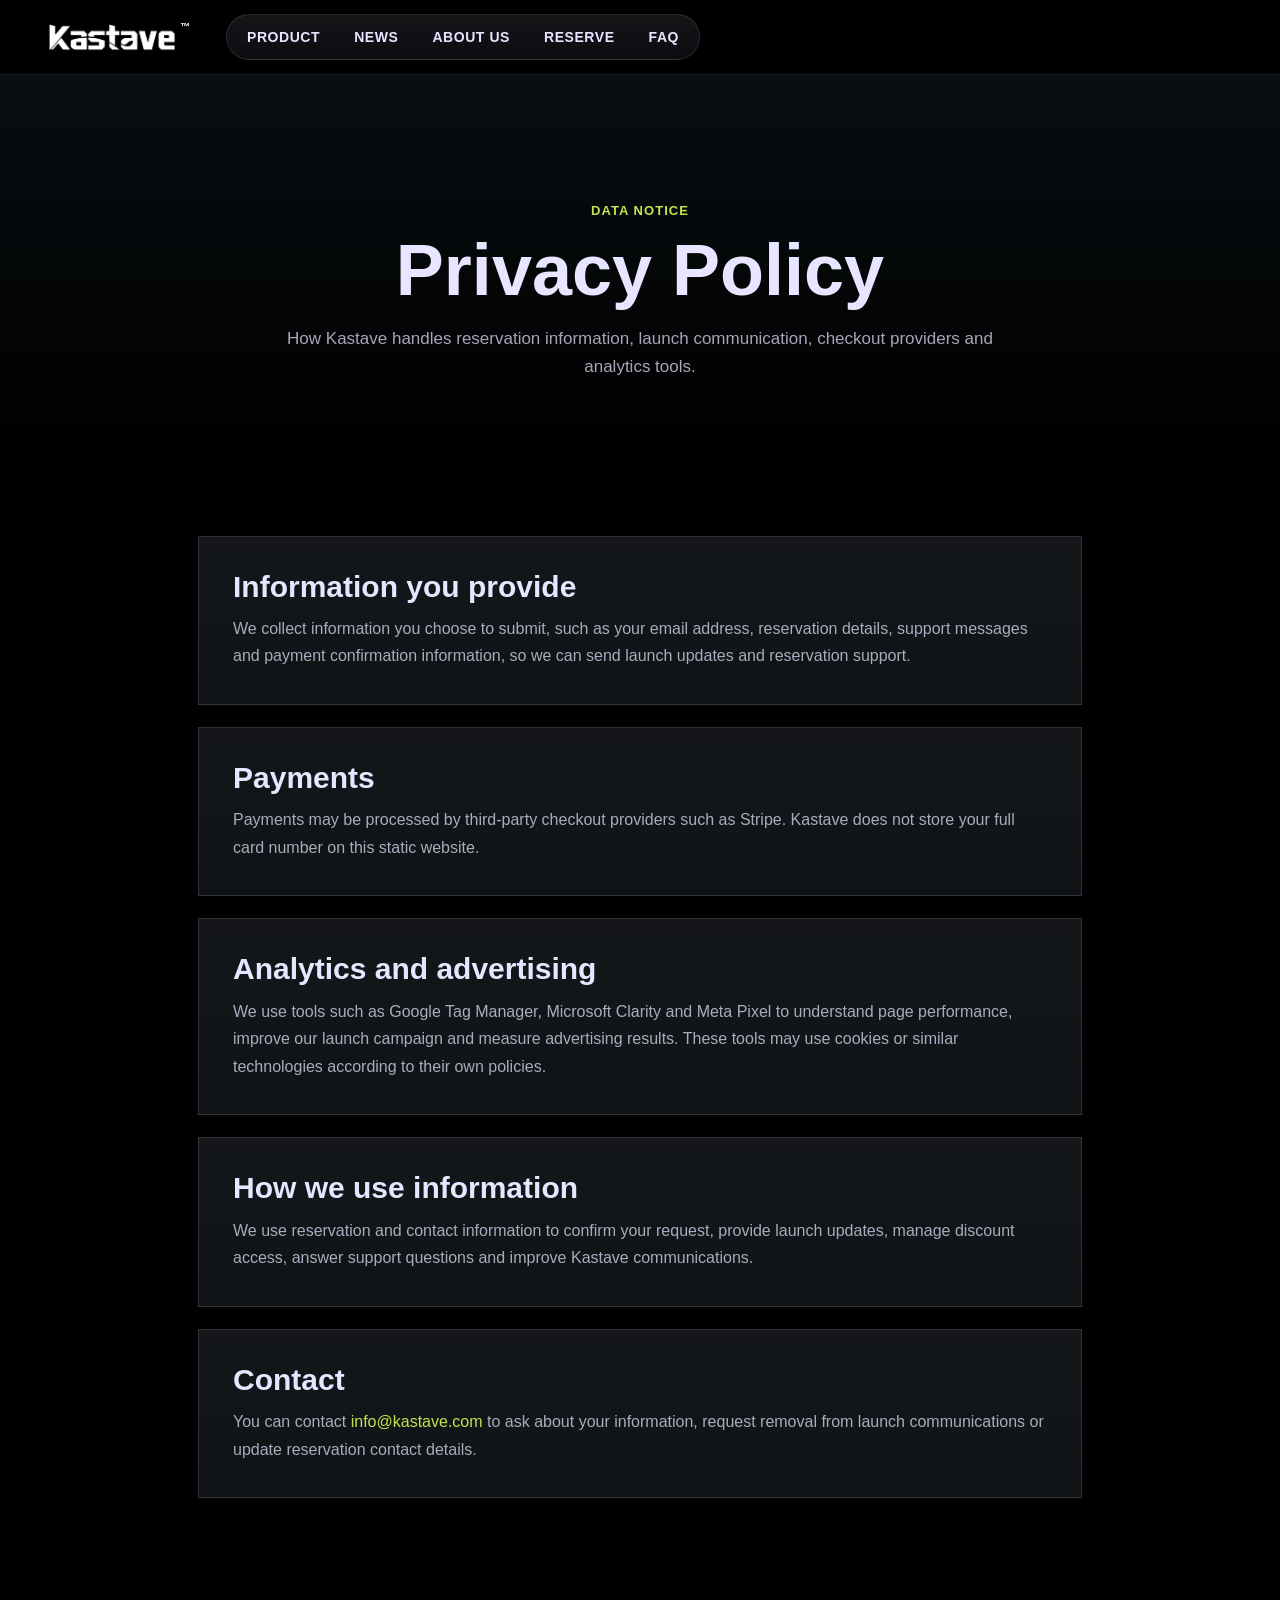
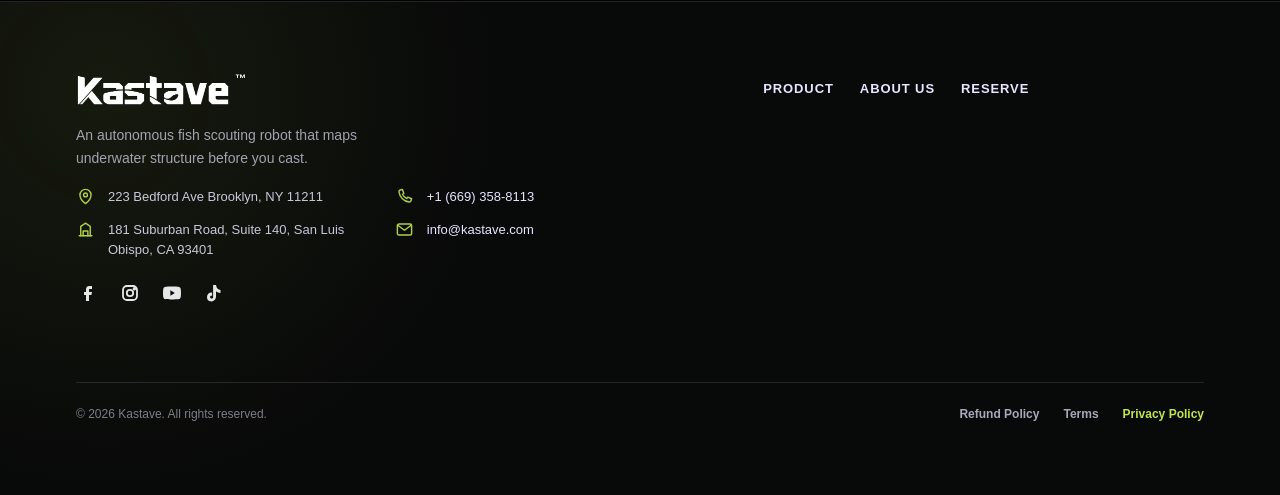
<file: privacy-policy/index.html>
<!doctype html>
<html lang="en">
  <head>
    <meta charset="utf-8" />
    <meta name="viewport" content="width=device-width, initial-scale=1" />
    <link rel="icon" href="data:," />
    <title>Kastave | Privacy Policy</title>
    <meta name="description" content="Kastave privacy policy for reservation data, analytics, payments and contact requests." />
    <link rel="canonical" href="https://kastave.com/privacy-policy/" />
    <meta property="og:title" content="Kastave | Privacy Policy" />
    <meta property="og:description" content="How Kastave handles reservation, analytics, payment and contact data." />
    <meta property="og:type" content="website" />
    <meta property="og:url" content="https://kastave.com/privacy-policy/" />
    <meta property="og:image" content="https://kastave.com/assets/hero-real-water-desktop.png" />
    <link rel="stylesheet" href="/styles.css?v=20260714-footer-clean-social" />
  </head>
  <body>
    <header class="shop-header">
      <button class="hamburger" aria-label="Open menu"><span></span><span></span><span></span></button>
      <a class="logo" href="/" aria-label="Kastave home">
        <img src="../assets/kastave-logo-white.png" alt="Kastave" />
        <span class="logo-tm" aria-hidden="true">™</span>
      </a>
      <nav class="nav" aria-label="Primary navigation">
        <a href="/#product">PRODUCT</a>
        <a href="/#modes">NEWS</a>
        <a href="/#team">ABOUT US</a>
        <a href="/#reserve">RESERVE</a>
        <a href="/#faq">FAQ</a>
      </nav>
    </header>

    <main>
      <section class="policy-hero">
        <span class="eyebrow">Data Notice</span>
        <h1>Privacy Policy</h1>
        <p>How Kastave handles reservation information, launch communication, checkout providers and analytics tools.</p>
      </section>

      <section class="policy-layout">
        <article class="policy-card">
          <h2>Information you provide</h2>
          <p>We collect information you choose to submit, such as your email address, reservation details, support messages and payment confirmation information, so we can send launch updates and reservation support.</p>
        </article>
        <article class="policy-card">
          <h2>Payments</h2>
          <p>Payments may be processed by third-party checkout providers such as Stripe. Kastave does not store your full card number on this static website.</p>
        </article>
        <article class="policy-card">
          <h2>Analytics and advertising</h2>
          <p>We use tools such as Google Tag Manager, Microsoft Clarity and Meta Pixel to understand page performance, improve our launch campaign and measure advertising results. These tools may use cookies or similar technologies according to their own policies.</p>
        </article>
        <article class="policy-card">
          <h2>How we use information</h2>
          <p>We use reservation and contact information to confirm your request, provide launch updates, manage discount access, answer support questions and improve Kastave communications.</p>
        </article>
        <article class="policy-card">
          <h2>Contact</h2>
          <p>You can contact <a href="mailto:info@kastave.com">info@kastave.com</a> to ask about your information, request removal from launch communications or update reservation contact details.</p>
        </article>
      </section>
    </main>

    <footer class="footer">
      <div class="footer-brand">
        <strong class="footer-logo">
          <img src="../assets/kastave-logo-white.png" alt="Kastave" />
          <span class="logo-tm" aria-hidden="true">™</span>
        </strong>
        <p>An autonomous fish scouting robot that maps underwater structure before you cast.</p>
        <address class="footer-contact-list" aria-label="Company information">
          <span class="footer-contact-item">
            <svg class="footer-contact-icon" viewBox="0 0 24 24" aria-hidden="true"><path d="M12 21s7-5.4 7-11a7 7 0 1 0-14 0c0 5.6 7 11 7 11Z"></path><circle cx="12" cy="10" r="2.4"></circle></svg>
            <span>223 Bedford Ave Brooklyn, NY 11211</span>
          </span>
          <a class="footer-contact-item" href="tel:+16693588113">
            <svg class="footer-contact-icon" viewBox="0 0 24 24" aria-hidden="true"><path d="M6.6 3.8 9.2 3l2 5-1.8 1.2a11.5 11.5 0 0 0 5.4 5.4l1.2-1.8 5 2-.8 2.6c-.3 1-1.2 1.6-2.2 1.6A15 15 0 0 1 5 6c0-1 .6-1.9 1.6-2.2Z"></path></svg>
            <span>+1 (669) 358-8113</span>
          </a>
          <span class="footer-contact-item">
            <svg class="footer-contact-icon" viewBox="0 0 24 24" aria-hidden="true"><path d="M4 20h16"></path><path d="M6 20V8l6-4 6 4v12"></path><path d="M9 20v-6h6v6"></path></svg>
            <span>181 Suburban Road, Suite 140, San Luis Obispo, CA 93401</span>
          </span>
          <a class="footer-contact-item" href="mailto:info@kastave.com">
            <svg class="footer-contact-icon" viewBox="0 0 24 24" aria-hidden="true"><rect x="3" y="5" width="18" height="14" rx="2"></rect><path d="m4 7 8 6 8-6"></path></svg>
            <span>info@kastave.com</span>
          </a>
        </address>
        <div class="footer-social" aria-label="Social media">
          <span class="footer-social-icon" aria-label="Facebook" role="img"><svg viewBox="0 0 24 24" aria-hidden="true"><path d="M14 8h2V5h-2.4C10.9 5 10 6.7 10 8.8V11H8v3h2v6h3v-6h2.4l.6-3h-3V8.9c0-.6.2-.9 1-.9Z"></path></svg></span>
          <span class="footer-social-icon" aria-label="Instagram" role="img"><svg viewBox="0 0 24 24" aria-hidden="true"><rect x="5" y="5" width="14" height="14" rx="4"></rect><circle cx="12" cy="12" r="3.2"></circle><circle cx="16.4" cy="7.7" r="0.8"></circle></svg></span>
          <span class="footer-social-icon" aria-label="YouTube" role="img"><svg viewBox="0 0 24 24" aria-hidden="true"><path d="M21 12s0-3.1-.4-4.5c-.2-.8-.8-1.4-1.6-1.6C17.6 5.5 12 5.5 12 5.5s-5.6 0-7 .4c-.8.2-1.4.8-1.6 1.6C3 8.9 3 12 3 12s0 3.1.4 4.5c.2.8.8 1.4 1.6 1.6 1.4.4 7 .4 7 .4s5.6 0 7-.4c.8-.2 1.4-.8 1.6-1.6.4-1.4.4-4.5.4-4.5Z"></path><path d="m10.4 9.2 4.4 2.8-4.4 2.8V9.2Z"></path></svg></span>
          <span class="footer-social-icon" aria-label="TikTok" role="img"><svg viewBox="0 0 24 24" aria-hidden="true"><path d="M14 4c.4 2.8 1.9 4.6 4.5 5v3c-1.7-.1-3.1-.7-4.5-1.7v5.5c0 2.7-2 4.7-4.7 4.7A4.4 4.4 0 0 1 5 16.1c0-2.8 2.2-4.8 5.1-4.5v3.1c-1.2-.3-2.1.4-2.1 1.4 0 .9.7 1.5 1.6 1.5 1 0 1.5-.7 1.5-1.7V4h2.9Z"></path></svg></span>
        </div>
      </div>
      <nav class="footer-nav-links" aria-label="Footer navigation">
        <a href="/#product">Product</a>
        <a href="/#team">About Us</a>
        <a href="/#reserve">Reserve</a>
      </nav>
      <div class="footer-legal">
        <span>&copy; 2026 Kastave. All rights reserved.</span>
        <nav aria-label="Legal information">
          <a href="/refund-policy/">Refund Policy</a>
          <a href="/terms/">Terms</a>
          <a href="/privacy-policy/" aria-current="page">Privacy Policy</a>
        </nav>
      </div>
    </footer>
  </body>
</html>
</file>
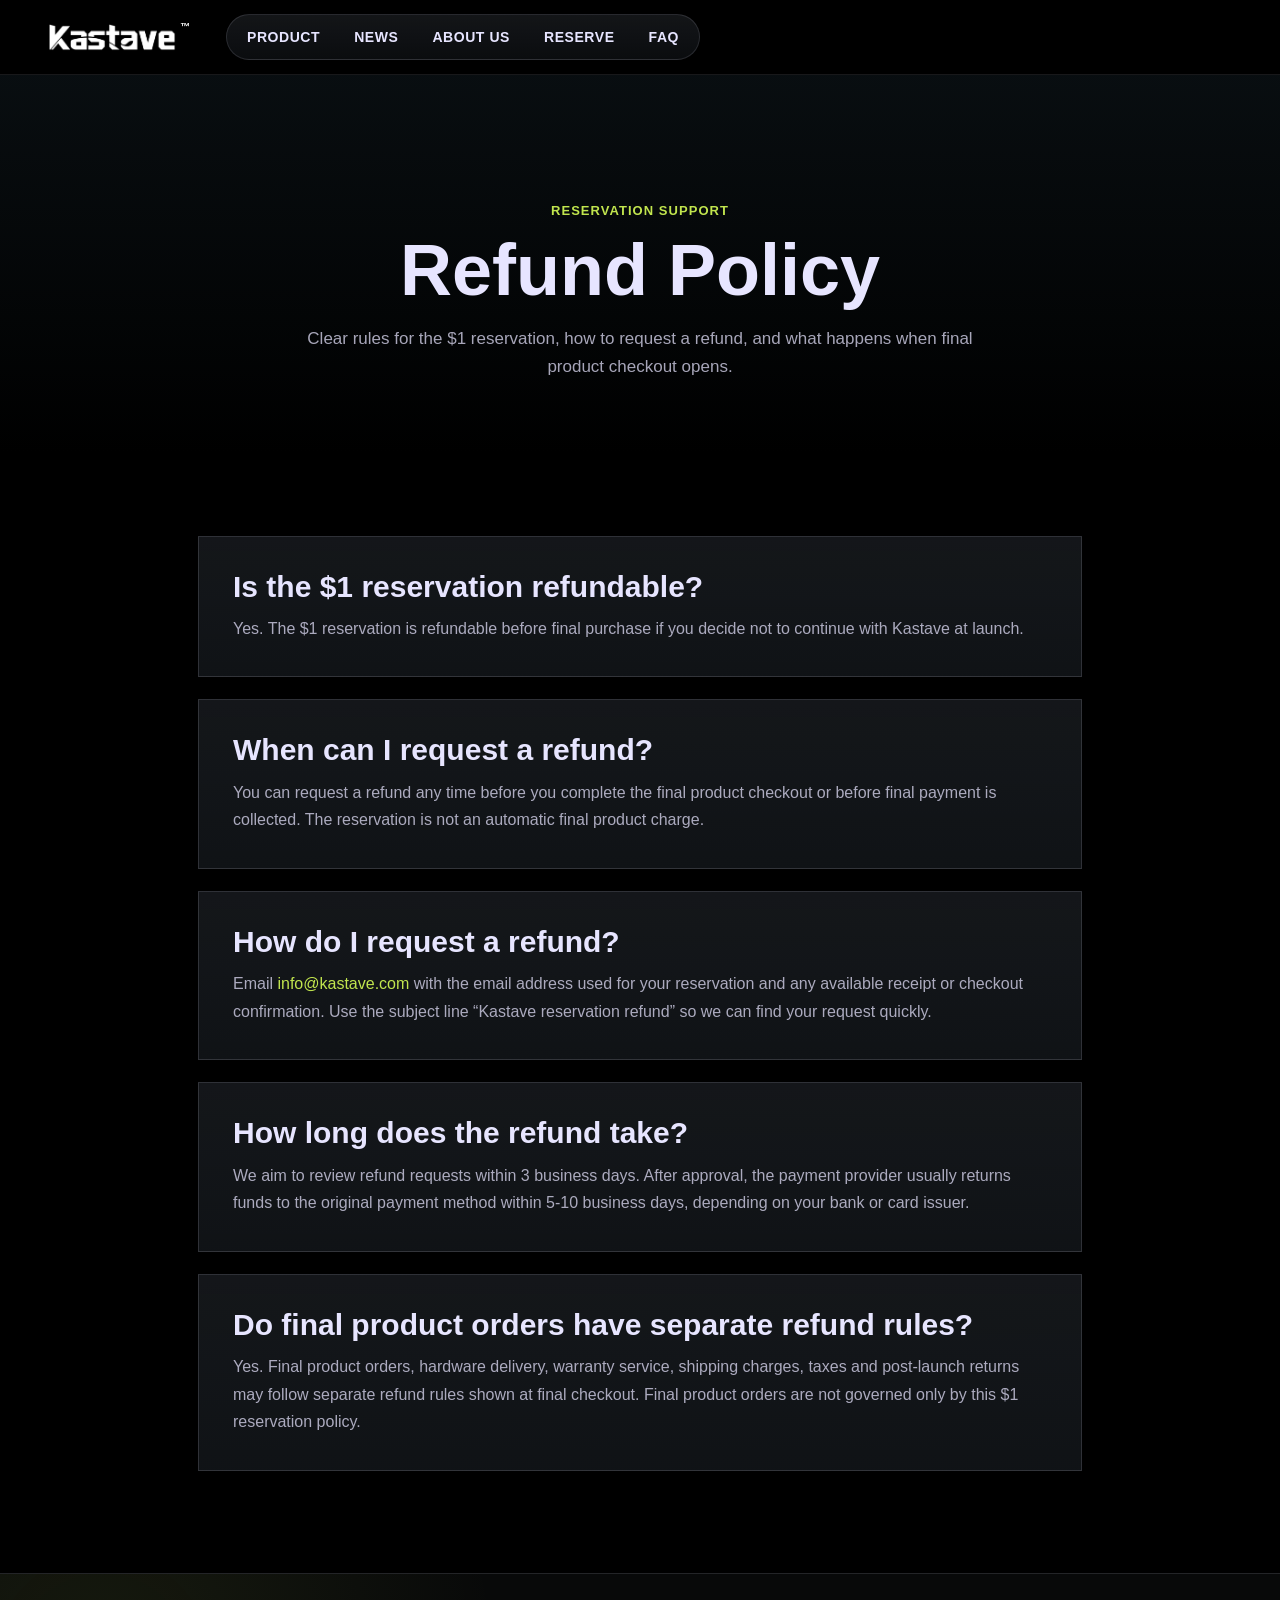
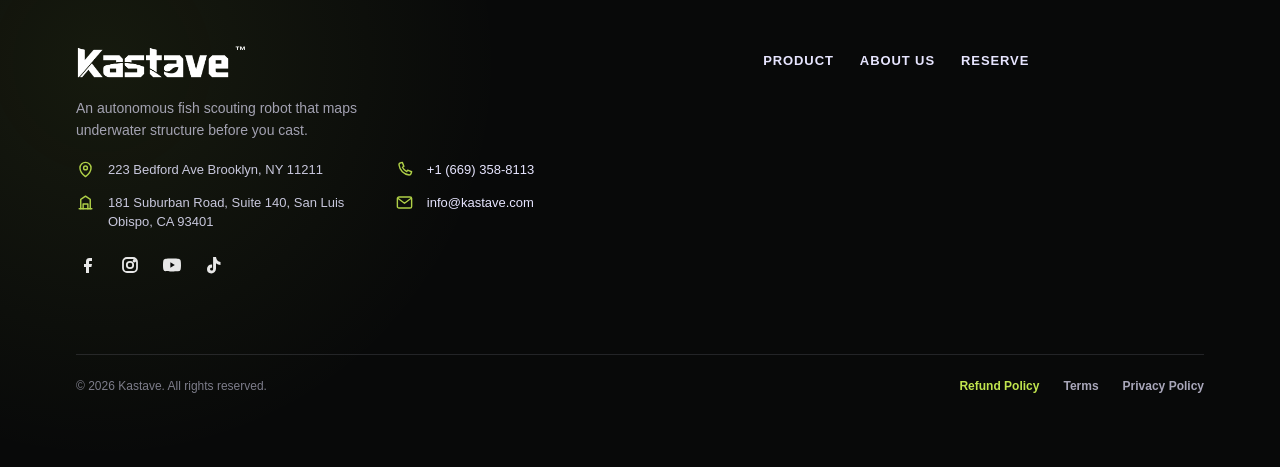
<file: refund-policy/index.html>
<!doctype html>
<html lang="en">
  <head>
    <meta charset="utf-8" />
    <meta name="viewport" content="width=device-width, initial-scale=1" />
    <link rel="icon" href="data:," />
    <title>Kastave | Refund Policy</title>
    <meta
      name="description"
      content="Kastave refund policy for the $1 reservation, final product orders, and customer support."
    />
    <link rel="canonical" href="https://kastave.com/refund-policy/" />
    <meta property="og:title" content="Kastave | Refund Policy" />
    <meta property="og:description" content="Refund terms for the Kastave $1 reservation and final product orders." />
    <meta property="og:type" content="website" />
    <meta property="og:url" content="https://kastave.com/refund-policy/" />
    <meta property="og:image" content="https://kastave.com/assets/hero-real-water-desktop.png" />
    <link rel="stylesheet" href="/styles.css?v=20260714-footer-clean-social" />
  </head>
  <body>
    <header class="shop-header">
      <button class="hamburger" aria-label="Open menu"><span></span><span></span><span></span></button>
      <a class="logo" href="/" aria-label="Kastave home">
        <img src="../assets/kastave-logo-white.png" alt="Kastave" />
        <span class="logo-tm" aria-hidden="true">™</span>
      </a>
      <nav class="nav" aria-label="Primary navigation">
        <a href="/#product">PRODUCT</a>
        <a href="/#modes">NEWS</a>
        <a href="/#team">ABOUT US</a>
        <a href="/#reserve">RESERVE</a>
        <a href="/#faq">FAQ</a>
      </nav>
    </header>

    <main>
      <section class="policy-hero">
        <span class="eyebrow">Reservation Support</span>
        <h1>Refund Policy</h1>
        <p>Clear rules for the $1 reservation, how to request a refund, and what happens when final product checkout opens.</p>
      </section>

      <section class="policy-layout">
        <article class="policy-card">
          <h2>Is the $1 reservation refundable?</h2>
          <p>Yes. The $1 reservation is refundable before final purchase if you decide not to continue with Kastave at launch.</p>
        </article>
        <article class="policy-card">
          <h2>When can I request a refund?</h2>
          <p>You can request a refund any time before you complete the final product checkout or before final payment is collected. The reservation is not an automatic final product charge.</p>
        </article>
        <article class="policy-card">
          <h2>How do I request a refund?</h2>
          <p>Email <a href="mailto:info@kastave.com">info@kastave.com</a> with the email address used for your reservation and any available receipt or checkout confirmation. Use the subject line “Kastave reservation refund” so we can find your request quickly.</p>
        </article>
        <article class="policy-card">
          <h2>How long does the refund take?</h2>
          <p>We aim to review refund requests within 3 business days. After approval, the payment provider usually returns funds to the original payment method within 5-10 business days, depending on your bank or card issuer.</p>
        </article>
        <article class="policy-card">
          <h2>Do final product orders have separate refund rules?</h2>
          <p>Yes. Final product orders, hardware delivery, warranty service, shipping charges, taxes and post-launch returns may follow separate refund rules shown at final checkout. Final product orders are not governed only by this $1 reservation policy.</p>
        </article>
      </section>
    </main>

    <footer class="footer">
      <div class="footer-brand">
        <strong class="footer-logo">
          <img src="../assets/kastave-logo-white.png" alt="Kastave" />
          <span class="logo-tm" aria-hidden="true">™</span>
        </strong>
        <p>An autonomous fish scouting robot that maps underwater structure before you cast.</p>
        <address class="footer-contact-list" aria-label="Company information">
          <span class="footer-contact-item">
            <svg class="footer-contact-icon" viewBox="0 0 24 24" aria-hidden="true"><path d="M12 21s7-5.4 7-11a7 7 0 1 0-14 0c0 5.6 7 11 7 11Z"></path><circle cx="12" cy="10" r="2.4"></circle></svg>
            <span>223 Bedford Ave Brooklyn, NY 11211</span>
          </span>
          <a class="footer-contact-item" href="tel:+16693588113">
            <svg class="footer-contact-icon" viewBox="0 0 24 24" aria-hidden="true"><path d="M6.6 3.8 9.2 3l2 5-1.8 1.2a11.5 11.5 0 0 0 5.4 5.4l1.2-1.8 5 2-.8 2.6c-.3 1-1.2 1.6-2.2 1.6A15 15 0 0 1 5 6c0-1 .6-1.9 1.6-2.2Z"></path></svg>
            <span>+1 (669) 358-8113</span>
          </a>
          <span class="footer-contact-item">
            <svg class="footer-contact-icon" viewBox="0 0 24 24" aria-hidden="true"><path d="M4 20h16"></path><path d="M6 20V8l6-4 6 4v12"></path><path d="M9 20v-6h6v6"></path></svg>
            <span>181 Suburban Road, Suite 140, San Luis Obispo, CA 93401</span>
          </span>
          <a class="footer-contact-item" href="mailto:info@kastave.com">
            <svg class="footer-contact-icon" viewBox="0 0 24 24" aria-hidden="true"><rect x="3" y="5" width="18" height="14" rx="2"></rect><path d="m4 7 8 6 8-6"></path></svg>
            <span>info@kastave.com</span>
          </a>
        </address>
        <div class="footer-social" aria-label="Social media">
          <span class="footer-social-icon" aria-label="Facebook" role="img"><svg viewBox="0 0 24 24" aria-hidden="true"><path d="M14 8h2V5h-2.4C10.9 5 10 6.7 10 8.8V11H8v3h2v6h3v-6h2.4l.6-3h-3V8.9c0-.6.2-.9 1-.9Z"></path></svg></span>
          <span class="footer-social-icon" aria-label="Instagram" role="img"><svg viewBox="0 0 24 24" aria-hidden="true"><rect x="5" y="5" width="14" height="14" rx="4"></rect><circle cx="12" cy="12" r="3.2"></circle><circle cx="16.4" cy="7.7" r="0.8"></circle></svg></span>
          <span class="footer-social-icon" aria-label="YouTube" role="img"><svg viewBox="0 0 24 24" aria-hidden="true"><path d="M21 12s0-3.1-.4-4.5c-.2-.8-.8-1.4-1.6-1.6C17.6 5.5 12 5.5 12 5.5s-5.6 0-7 .4c-.8.2-1.4.8-1.6 1.6C3 8.9 3 12 3 12s0 3.1.4 4.5c.2.8.8 1.4 1.6 1.6 1.4.4 7 .4 7 .4s5.6 0 7-.4c.8-.2 1.4-.8 1.6-1.6.4-1.4.4-4.5.4-4.5Z"></path><path d="m10.4 9.2 4.4 2.8-4.4 2.8V9.2Z"></path></svg></span>
          <span class="footer-social-icon" aria-label="TikTok" role="img"><svg viewBox="0 0 24 24" aria-hidden="true"><path d="M14 4c.4 2.8 1.9 4.6 4.5 5v3c-1.7-.1-3.1-.7-4.5-1.7v5.5c0 2.7-2 4.7-4.7 4.7A4.4 4.4 0 0 1 5 16.1c0-2.8 2.2-4.8 5.1-4.5v3.1c-1.2-.3-2.1.4-2.1 1.4 0 .9.7 1.5 1.6 1.5 1 0 1.5-.7 1.5-1.7V4h2.9Z"></path></svg></span>
        </div>
      </div>
      <nav class="footer-nav-links" aria-label="Footer navigation">
        <a href="/#product">Product</a>
        <a href="/#team">About Us</a>
        <a href="/#reserve">Reserve</a>
      </nav>
      <div class="footer-legal">
        <span>&copy; 2026 Kastave. All rights reserved.</span>
        <nav aria-label="Legal information">
          <a href="/refund-policy/" aria-current="page">Refund Policy</a>
          <a href="/terms/">Terms</a>
          <a href="/privacy-policy/">Privacy Policy</a>
        </nav>
      </div>
    </footer>
  </body>
</html>
</file>
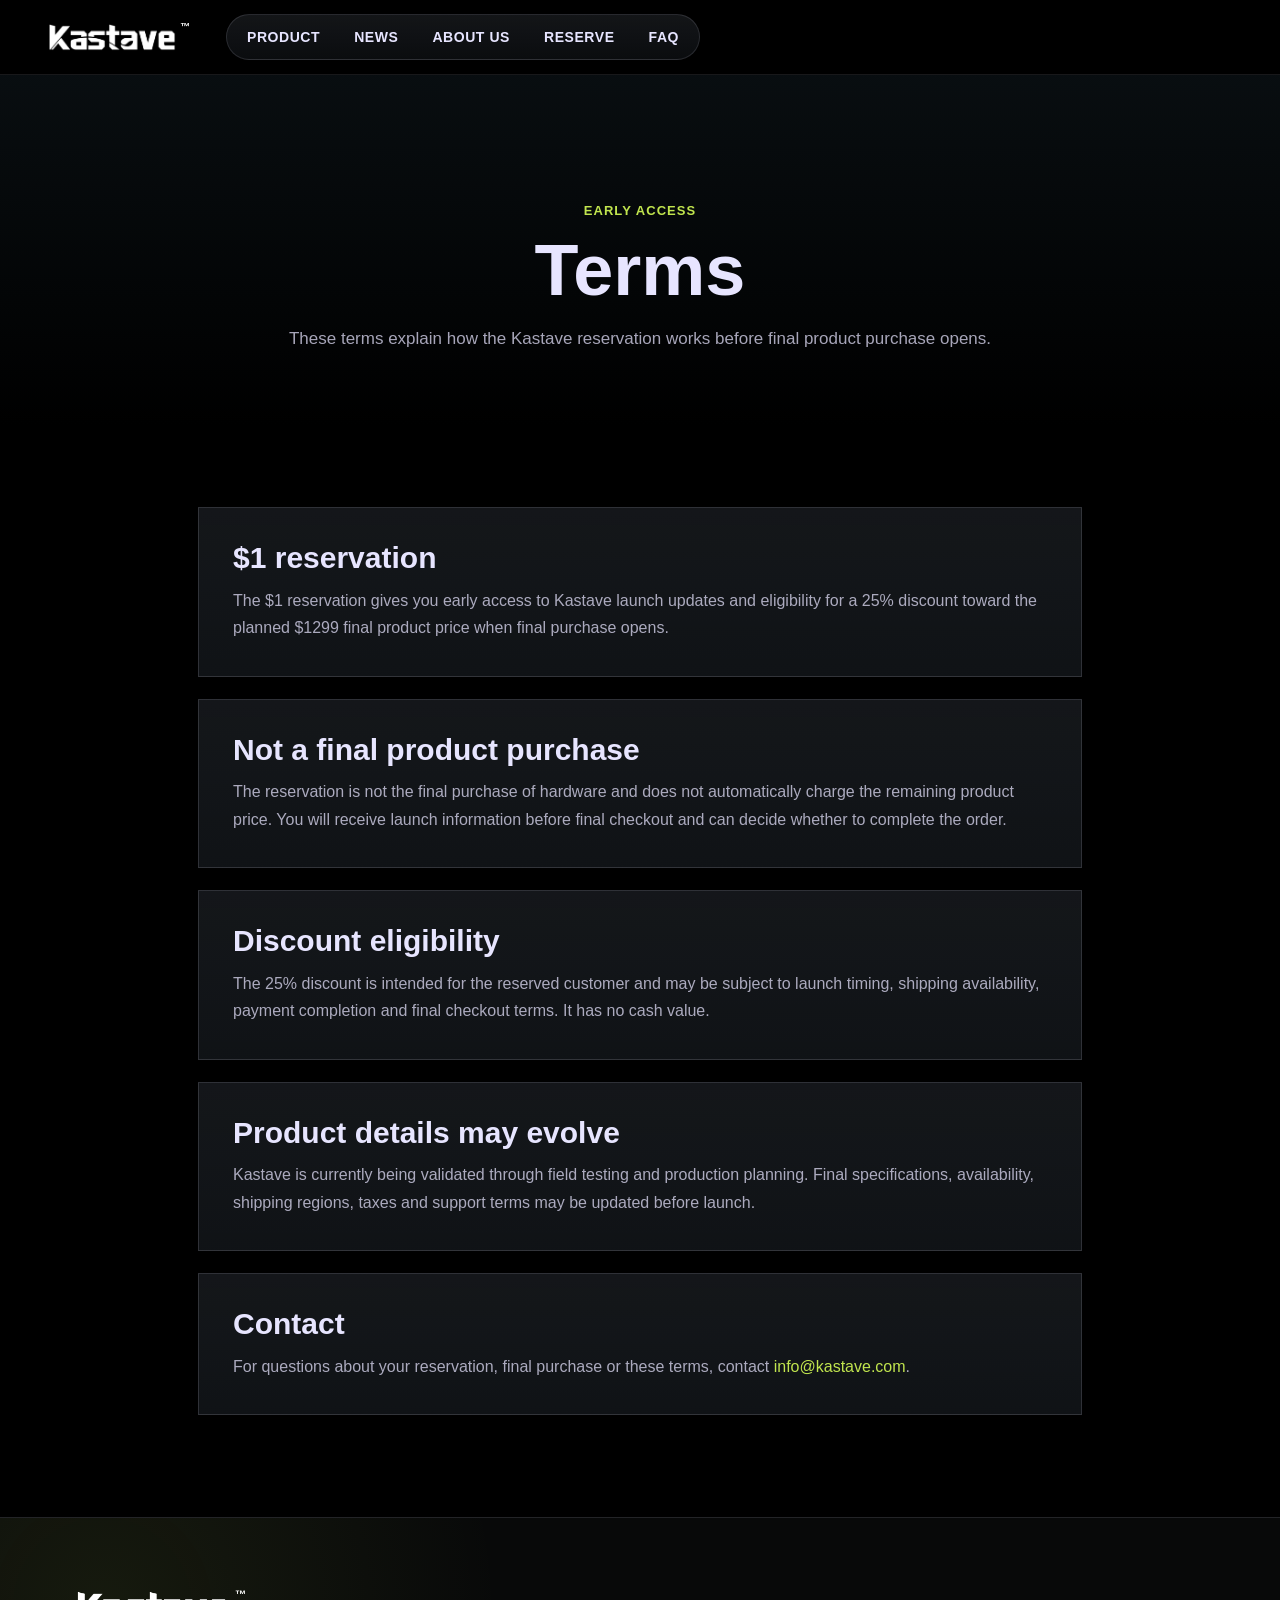
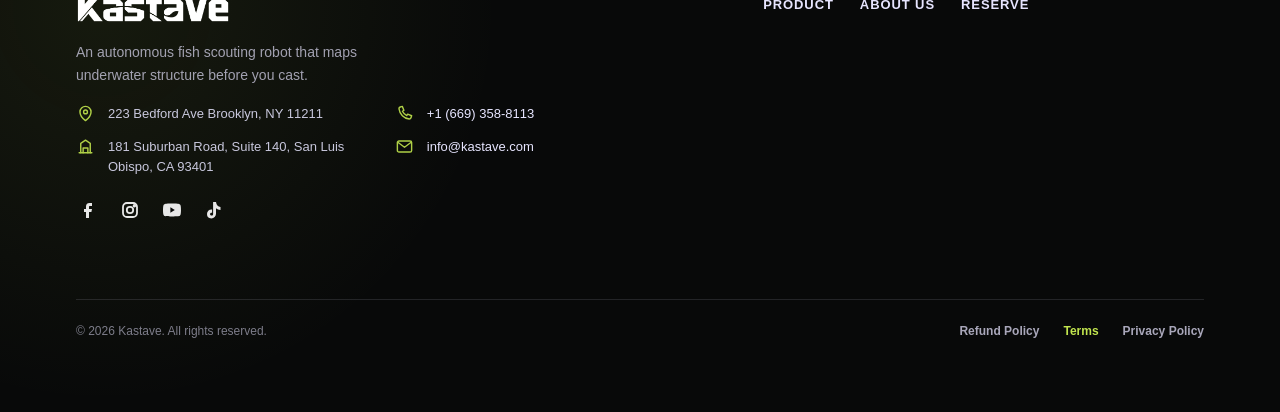
<file: terms/index.html>
<!doctype html>
<html lang="en">
  <head>
    <meta charset="utf-8" />
    <meta name="viewport" content="width=device-width, initial-scale=1" />
    <link rel="icon" href="data:," />
    <title>Kastave | Terms</title>
    <meta name="description" content="Kastave reservation terms for early access, discount eligibility, and final checkout." />
    <link rel="canonical" href="https://kastave.com/terms/" />
    <meta property="og:title" content="Kastave | Terms" />
    <meta property="og:description" content="Terms for Kastave reservation access, discount eligibility and final checkout." />
    <meta property="og:type" content="website" />
    <meta property="og:url" content="https://kastave.com/terms/" />
    <meta property="og:image" content="https://kastave.com/assets/hero-real-water-desktop.png" />
    <link rel="stylesheet" href="/styles.css?v=20260714-footer-clean-social" />
  </head>
  <body>
    <header class="shop-header">
      <button class="hamburger" aria-label="Open menu"><span></span><span></span><span></span></button>
      <a class="logo" href="/" aria-label="Kastave home">
        <img src="../assets/kastave-logo-white.png" alt="Kastave" />
        <span class="logo-tm" aria-hidden="true">™</span>
      </a>
      <nav class="nav" aria-label="Primary navigation">
        <a href="/#product">PRODUCT</a>
        <a href="/#modes">NEWS</a>
        <a href="/#team">ABOUT US</a>
        <a href="/#reserve">RESERVE</a>
        <a href="/#faq">FAQ</a>
      </nav>
    </header>

    <main>
      <section class="policy-hero">
        <span class="eyebrow">Early Access</span>
        <h1>Terms</h1>
        <p>These terms explain how the Kastave reservation works before final product purchase opens.</p>
      </section>

      <section class="policy-layout">
        <article class="policy-card">
          <h2>$1 reservation</h2>
          <p>The $1 reservation gives you early access to Kastave launch updates and eligibility for a 25% discount toward the planned $1299 final product price when final purchase opens.</p>
        </article>
        <article class="policy-card">
          <h2>Not a final product purchase</h2>
          <p>The reservation is not the final purchase of hardware and does not automatically charge the remaining product price. You will receive launch information before final checkout and can decide whether to complete the order.</p>
        </article>
        <article class="policy-card">
          <h2>Discount eligibility</h2>
          <p>The 25% discount is intended for the reserved customer and may be subject to launch timing, shipping availability, payment completion and final checkout terms. It has no cash value.</p>
        </article>
        <article class="policy-card">
          <h2>Product details may evolve</h2>
          <p>Kastave is currently being validated through field testing and production planning. Final specifications, availability, shipping regions, taxes and support terms may be updated before launch.</p>
        </article>
        <article class="policy-card">
          <h2>Contact</h2>
          <p>For questions about your reservation, final purchase or these terms, contact <a href="mailto:info@kastave.com">info@kastave.com</a>.</p>
        </article>
      </section>
    </main>

    <footer class="footer">
      <div class="footer-brand">
        <strong class="footer-logo">
          <img src="../assets/kastave-logo-white.png" alt="Kastave" />
          <span class="logo-tm" aria-hidden="true">™</span>
        </strong>
        <p>An autonomous fish scouting robot that maps underwater structure before you cast.</p>
        <address class="footer-contact-list" aria-label="Company information">
          <span class="footer-contact-item">
            <svg class="footer-contact-icon" viewBox="0 0 24 24" aria-hidden="true"><path d="M12 21s7-5.4 7-11a7 7 0 1 0-14 0c0 5.6 7 11 7 11Z"></path><circle cx="12" cy="10" r="2.4"></circle></svg>
            <span>223 Bedford Ave Brooklyn, NY 11211</span>
          </span>
          <a class="footer-contact-item" href="tel:+16693588113">
            <svg class="footer-contact-icon" viewBox="0 0 24 24" aria-hidden="true"><path d="M6.6 3.8 9.2 3l2 5-1.8 1.2a11.5 11.5 0 0 0 5.4 5.4l1.2-1.8 5 2-.8 2.6c-.3 1-1.2 1.6-2.2 1.6A15 15 0 0 1 5 6c0-1 .6-1.9 1.6-2.2Z"></path></svg>
            <span>+1 (669) 358-8113</span>
          </a>
          <span class="footer-contact-item">
            <svg class="footer-contact-icon" viewBox="0 0 24 24" aria-hidden="true"><path d="M4 20h16"></path><path d="M6 20V8l6-4 6 4v12"></path><path d="M9 20v-6h6v6"></path></svg>
            <span>181 Suburban Road, Suite 140, San Luis Obispo, CA 93401</span>
          </span>
          <a class="footer-contact-item" href="mailto:info@kastave.com">
            <svg class="footer-contact-icon" viewBox="0 0 24 24" aria-hidden="true"><rect x="3" y="5" width="18" height="14" rx="2"></rect><path d="m4 7 8 6 8-6"></path></svg>
            <span>info@kastave.com</span>
          </a>
        </address>
        <div class="footer-social" aria-label="Social media">
          <span class="footer-social-icon" aria-label="Facebook" role="img"><svg viewBox="0 0 24 24" aria-hidden="true"><path d="M14 8h2V5h-2.4C10.9 5 10 6.7 10 8.8V11H8v3h2v6h3v-6h2.4l.6-3h-3V8.9c0-.6.2-.9 1-.9Z"></path></svg></span>
          <span class="footer-social-icon" aria-label="Instagram" role="img"><svg viewBox="0 0 24 24" aria-hidden="true"><rect x="5" y="5" width="14" height="14" rx="4"></rect><circle cx="12" cy="12" r="3.2"></circle><circle cx="16.4" cy="7.7" r="0.8"></circle></svg></span>
          <span class="footer-social-icon" aria-label="YouTube" role="img"><svg viewBox="0 0 24 24" aria-hidden="true"><path d="M21 12s0-3.1-.4-4.5c-.2-.8-.8-1.4-1.6-1.6C17.6 5.5 12 5.5 12 5.5s-5.6 0-7 .4c-.8.2-1.4.8-1.6 1.6C3 8.9 3 12 3 12s0 3.1.4 4.5c.2.8.8 1.4 1.6 1.6 1.4.4 7 .4 7 .4s5.6 0 7-.4c.8-.2 1.4-.8 1.6-1.6.4-1.4.4-4.5.4-4.5Z"></path><path d="m10.4 9.2 4.4 2.8-4.4 2.8V9.2Z"></path></svg></span>
          <span class="footer-social-icon" aria-label="TikTok" role="img"><svg viewBox="0 0 24 24" aria-hidden="true"><path d="M14 4c.4 2.8 1.9 4.6 4.5 5v3c-1.7-.1-3.1-.7-4.5-1.7v5.5c0 2.7-2 4.7-4.7 4.7A4.4 4.4 0 0 1 5 16.1c0-2.8 2.2-4.8 5.1-4.5v3.1c-1.2-.3-2.1.4-2.1 1.4 0 .9.7 1.5 1.6 1.5 1 0 1.5-.7 1.5-1.7V4h2.9Z"></path></svg></span>
        </div>
      </div>
      <nav class="footer-nav-links" aria-label="Footer navigation">
        <a href="/#product">Product</a>
        <a href="/#team">About Us</a>
        <a href="/#reserve">Reserve</a>
      </nav>
      <div class="footer-legal">
        <span>&copy; 2026 Kastave. All rights reserved.</span>
        <nav aria-label="Legal information">
          <a href="/refund-policy/">Refund Policy</a>
          <a href="/terms/" aria-current="page">Terms</a>
          <a href="/privacy-policy/">Privacy Policy</a>
        </nav>
      </div>
    </footer>
  </body>
</html>
</file>
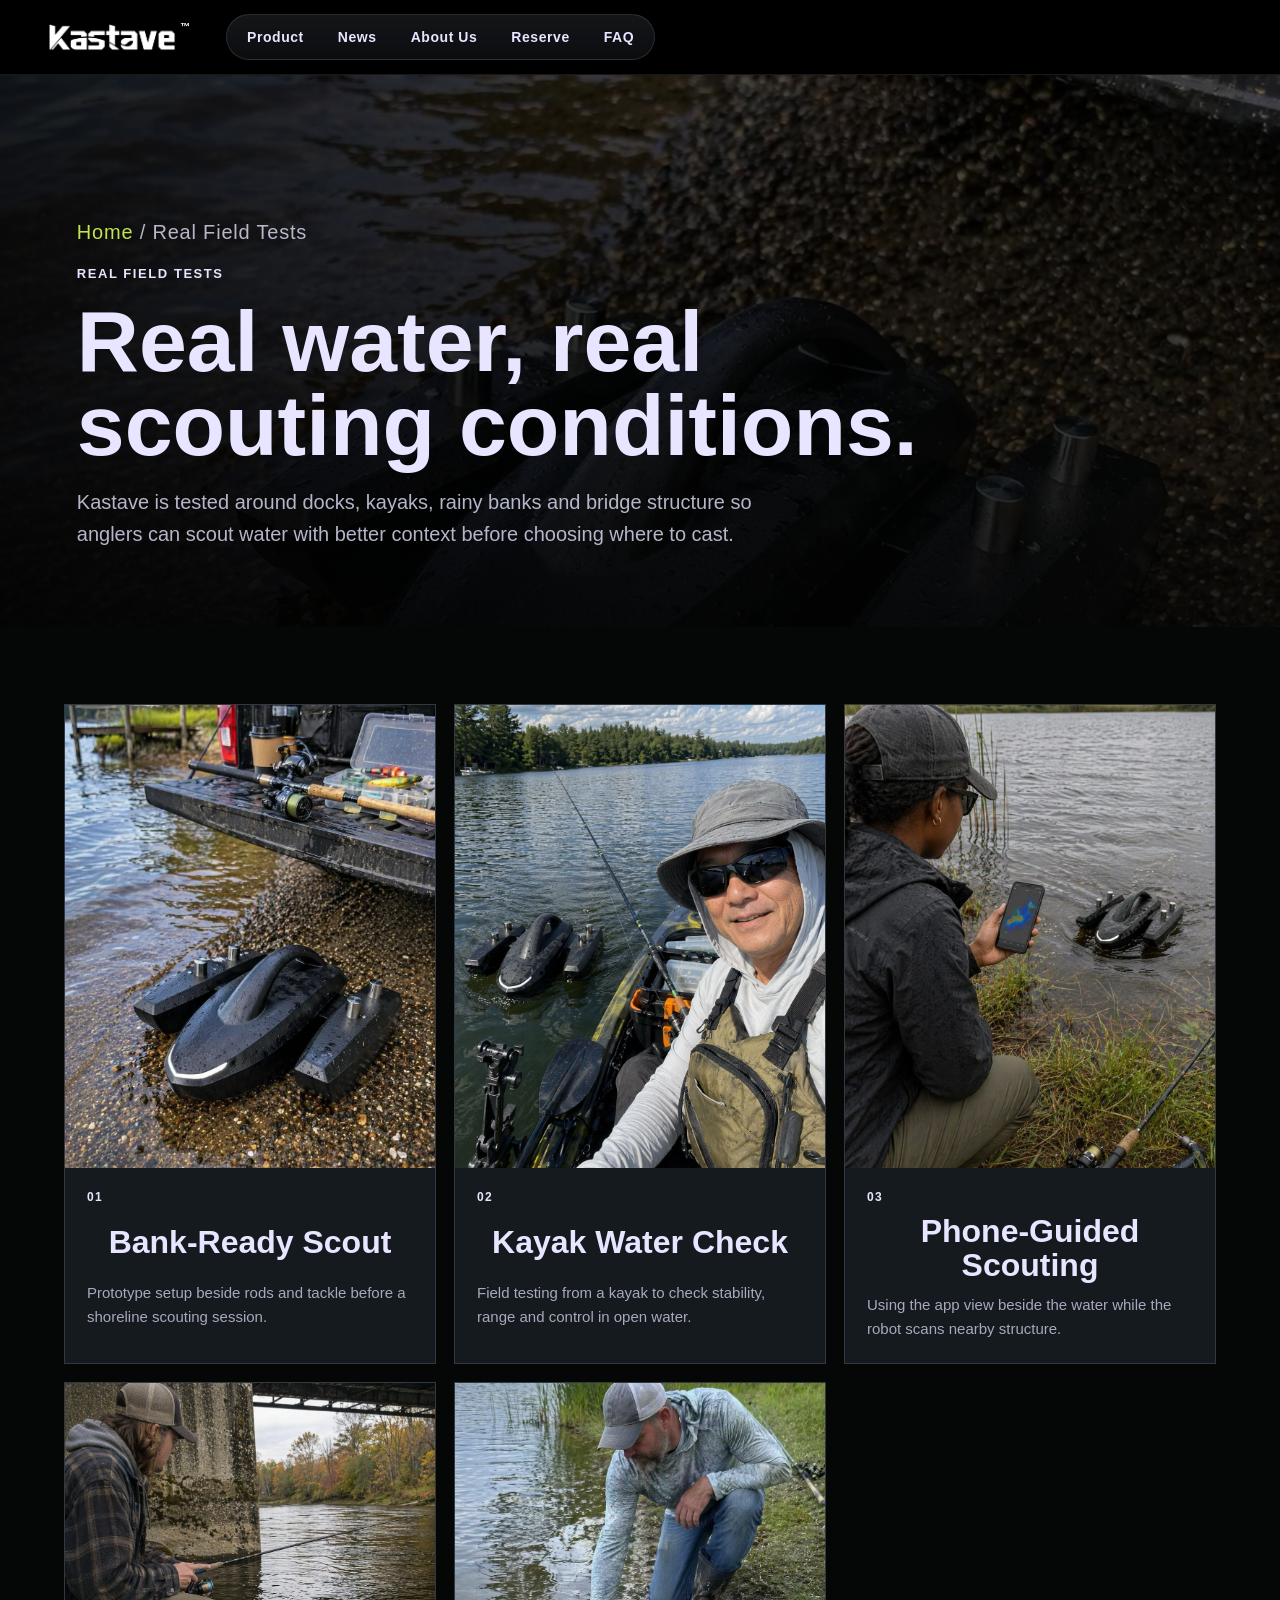
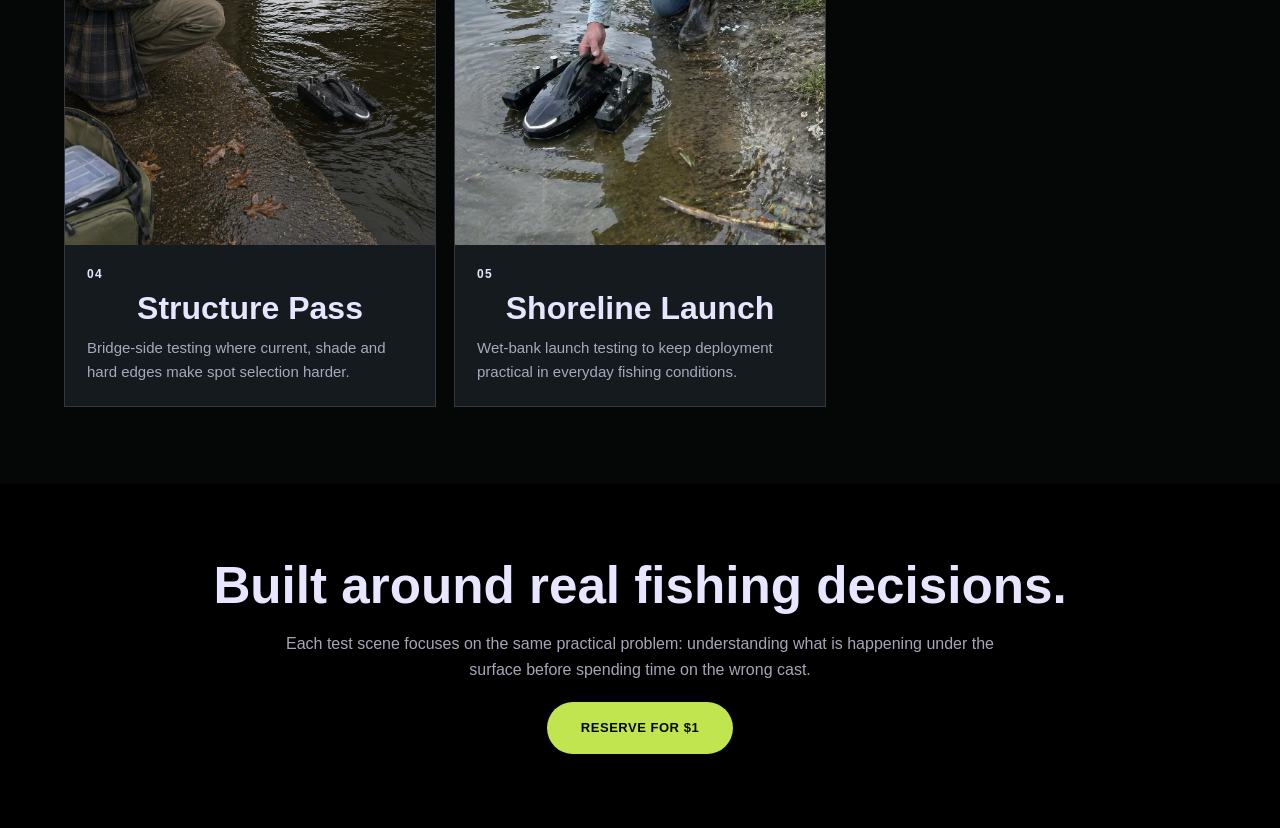
<file: field-tests.html>
<!doctype html>
<html lang="en">
  <head>
    <meta charset="utf-8" />
    <meta name="viewport" content="width=device-width, initial-scale=1" />
    <link rel="icon" href="data:," />
    <title>Real Field Tests | Kastave</title>
    <meta
      name="description"
      content="Kastave real field test gallery for sonar scans, 3D terrain maps, fish detection, route tracking and prototype validation."
    />
    <link rel="canonical" href="https://kastave.com/field-tests.html" />
    <meta property="og:title" content="Real Field Tests | Kastave" />
    <meta property="og:description" content="See Kastave prototype scouting sessions from real banks, kayaks and shoreline water." />
    <meta property="og:type" content="website" />
    <meta property="og:url" content="https://kastave.com/field-tests.html" />
    <meta property="og:image" content="https://kastave.com/assets/evidence-tailgate-ready.jpg" />
    <link rel="stylesheet" href="styles.css?v=20260714-footer-clean-social" />
  </head>
  <body class="member-page">
    <header class="shop-header">
      <button class="hamburger" aria-label="Open navigation">☰</button>
      <a class="logo" href="index.html#top" aria-label="Kastave home">
        <img src="assets/kastave-logo-white.png" alt="Kastave" />
        <span class="logo-tm" aria-hidden="true">™</span>
      </a>
      <nav class="nav" aria-label="Primary navigation">
        <a href="index.html#product">Product</a>
        <a href="index.html#modes">News</a>
        <a href="index.html#team">About Us</a>
        <a href="index.html#reserve">Reserve</a>
        <a href="index.html#faq">FAQ</a>
      </nav>
    </header>

    <main id="top">
      <section class="field-test-hero">
        <p class="member-breadcrumb" aria-label="Home / Real Field Tests"><a href="index.html#top">Home</a> / Real Field Tests</p>
        <span class="section-kicker">Real Field Tests</span>
        <h1>Real water, real scouting conditions.</h1>
        <p>
          Kastave is tested around docks, kayaks, rainy banks and bridge structure so anglers can scout water with
          better context before choosing where to cast.
        </p>
      </section>

      <section class="field-test-gallery" aria-label="Kastave field test evidence gallery">
        <article class="field-test-item">
          <img src="assets/field-test-cover-robot-bank.png" alt="Kastave scouting robot staged at the water beside fishing gear" />
          <div>
            <span>01</span>
            <h2>Bank-Ready Scout</h2>
            <p>Prototype setup beside rods and tackle before a shoreline scouting session.</p>
          </div>
        </article>
        <article class="field-test-item">
          <img src="assets/field-test-kayak-angler.png" alt="Kayak angler testing the Kastave scouting robot on open lake water" />
          <div>
            <span>02</span>
            <h2>Kayak Water Check</h2>
            <p>Field testing from a kayak to check stability, range and control in open water.</p>
          </div>
        </article>
        <article class="field-test-item">
          <img src="assets/field-test-phone-map-bank.png" alt="Angler viewing a scan map while Kastave scouts near the bank" />
          <div>
            <span>03</span>
            <h2>Phone-Guided Scouting</h2>
            <p>Using the app view beside the water while the robot scans nearby structure.</p>
          </div>
        </article>
        <article class="field-test-item">
          <img src="assets/field-test-bridge-angler.png" alt="Angler fishing beside bridge structure while the Kastave robot scouts the water" />
          <div>
            <span>04</span>
            <h2>Structure Pass</h2>
            <p>Bridge-side testing where current, shade and hard edges make spot selection harder.</p>
          </div>
        </article>
        <article class="field-test-item">
          <img src="assets/field-test-launch-bank.png" alt="Angler launching the Kastave scouting robot from a muddy shoreline" />
          <div>
            <span>05</span>
            <h2>Shoreline Launch</h2>
            <p>Wet-bank launch testing to keep deployment practical in everyday fishing conditions.</p>
          </div>
        </article>
      </section>

      <section class="field-test-note">
        <h2>Built around real fishing decisions.</h2>
        <p>
          Each test scene focuses on the same practical problem: understanding what is happening under the surface
          before spending time on the wrong cast.
        </p>
        <a class="button primary" href="index.html#reserve">RESERVE FOR $1</a>
      </section>
    </main>

    <div class="image-lightbox" data-image-lightbox hidden aria-modal="true" role="dialog" aria-label="Expanded field test image">
      <button class="image-lightbox-close" type="button" data-image-lightbox-close aria-label="Close image preview">&times;</button>
      <img data-image-lightbox-img alt="" />
    </div>

    <script src="script.js?v=20260714-short-tags"></script>
  </body>
</html>
</file>
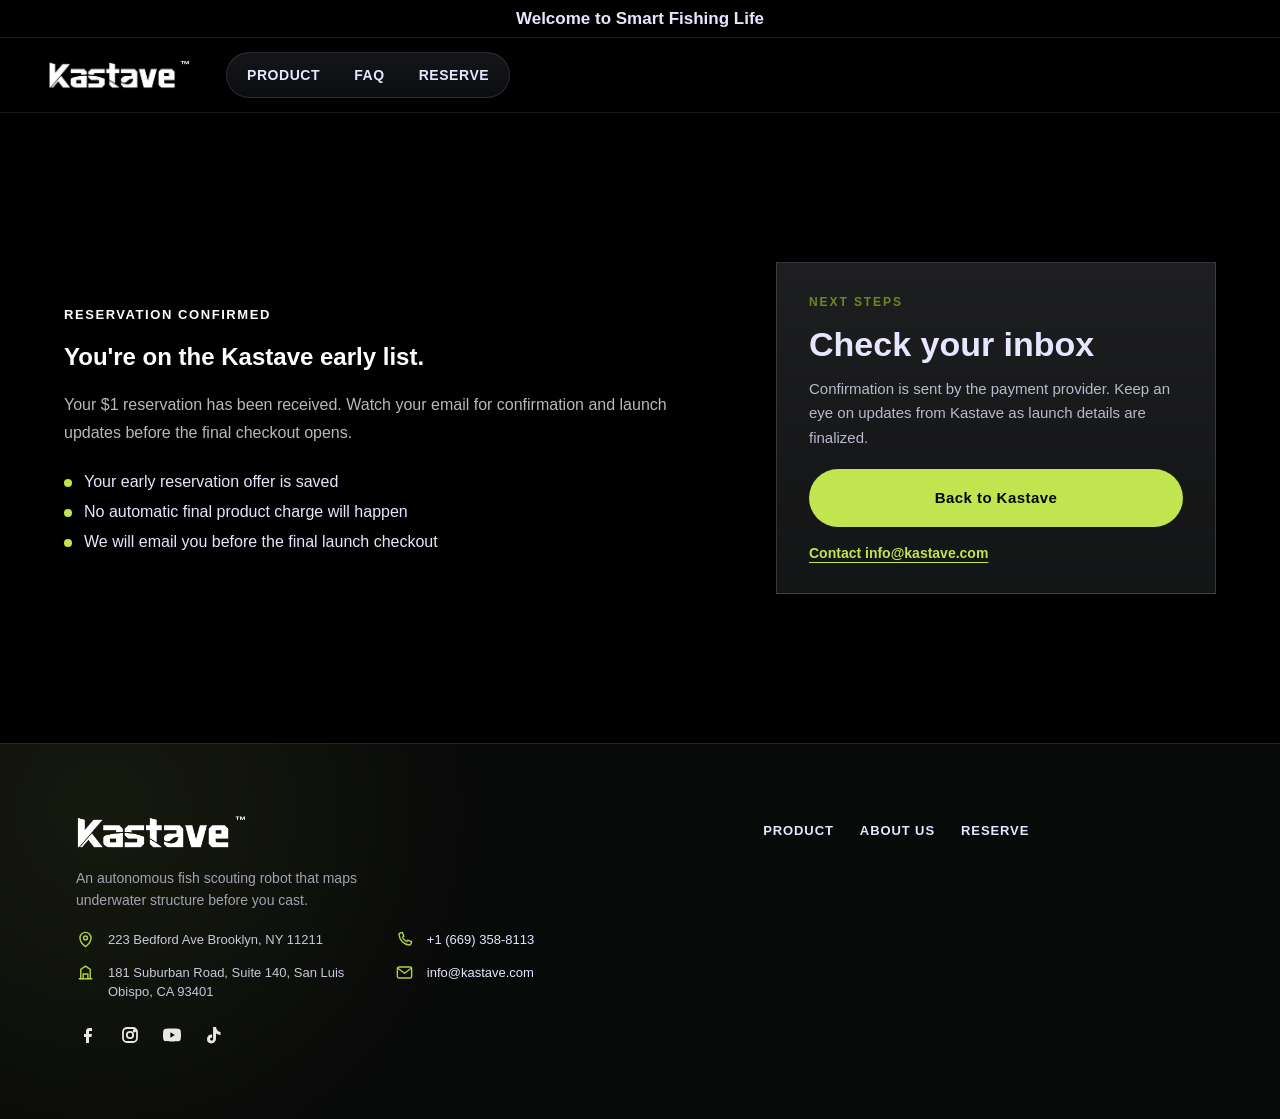
<file: success.html>
<!doctype html>
<html lang="en">
  <head>
    <meta charset="utf-8" />
    <meta name="viewport" content="width=device-width, initial-scale=1" />
    <link rel="icon" href="data:," />
    <title>Kastave | Reservation Confirmed</title>
    <meta
      name="description"
      content="Your Kastave reservation has been received. Watch your email for confirmation and launch updates."
    />
    <script>
      !(function (f, b, e, v, n, t, s) {
        if (f.fbq) return;
        n = f.fbq = function () {
          n.callMethod ? n.callMethod.apply(n, arguments) : n.queue.push(arguments);
        };
        if (!f._fbq) f._fbq = n;
        n.push = n;
        n.loaded = true;
        n.version = "2.0";
        n.queue = [];
        t = b.createElement(e);
        t.async = true;
        t.src = v;
        s = b.getElementsByTagName(e)[0];
        s.parentNode.insertBefore(t, s);
      })(window, document, "script", "https://connect.facebook.net/en_US/fbevents.js");
      fbq("init", "1542765323857764");
      fbq("track", "PageView");

      (function () {
        function readCheckoutContext() {
          try {
            return JSON.parse(window.localStorage.getItem("kastave_checkout_context") || "{}");
          } catch {
            return {};
          }
        }

        function markPurchaseSent(key) {
          try {
            window.localStorage.setItem(key, new Date().toISOString());
          } catch {
            // localStorage can be unavailable in strict privacy contexts.
          }
        }

        function wasPurchaseSent(key) {
          try {
            return window.localStorage.getItem(key);
          } catch {
            return false;
          }
        }

        const params = new URLSearchParams(window.location.search);
        const checkoutContext = readCheckoutContext();
        const confirmationId =
          params.get("session_id") ||
          params.get("checkout_session_id") ||
          params.get("order_id") ||
          params.get("token") ||
          "";
        const provider = params.get("provider") || checkoutContext.provider || "unknown";
        const checkoutAge = Date.now() - Number(checkoutContext.createdAt || 0);
        const hasRecentCheckout = checkoutContext.createdAt && checkoutAge < 24 * 60 * 60 * 1000;

        if (!confirmationId && !hasRecentCheckout && !params.get("provider")) {
          document.documentElement.dataset.purchaseTracking = "skipped";
          return;
        }

        const eventID = confirmationId
          ? `purchase_${confirmationId}`
          : checkoutContext.purchaseEventId || `purchase_${Date.now()}`;
        const sentKey = `kastave_purchase_sent_${eventID}`;

        if (wasPurchaseSent(sentKey)) {
          document.documentElement.dataset.purchaseTracking = "deduped";
          return;
        }

        fbq(
          "track",
          "Purchase",
          {
            value: 1.0,
            currency: "USD",
            content_name: checkoutContext.content_name || "Kastave $1 Reservation",
            content_ids: checkoutContext.content_ids || ["kastave-reservation-1usd"],
            content_type: "product",
            num_items: 1,
            order_id: confirmationId || checkoutContext.checkoutEventId || eventID,
            payment_provider: provider,
          },
          { eventID },
        );
        markPurchaseSent(sentKey);
        document.documentElement.dataset.purchaseTracking = "sent";
      })();
    </script>
    <link rel="stylesheet" href="styles.css?v=20260714-footer-clean-social" />
  </head>
  <body>
    <noscript>
      <img
        height="1"
        width="1"
        style="display: none"
        src="https://www.facebook.com/tr?id=1542765323857764&ev=PageView&noscript=1"
        alt=""
      />
    </noscript>
    <div class="announcement">
      <strong>Welcome to Smart Fishing Life</strong>
    </div>

    <header class="shop-header">
      <a class="logo" href="/" aria-label="Kastave home">
        <img src="assets/kastave-logo-white.png" alt="Kastave" />
        <span class="logo-tm" aria-hidden="true">™</span>
      </a>
      <nav class="nav" aria-label="Primary navigation">
        <a href="/#product">PRODUCT</a>
        <a href="/#faq">FAQ</a>
        <a href="/#reserve">RESERVE</a>
      </nav>
    </header>

    <main id="top">
      <section class="reserve" style="min-height: 70vh; align-items: center">
        <div>
          <span class="section-kicker">Reservation confirmed</span>
          <h1>You're on the Kastave early list.</h1>
          <p>
            Your $1 reservation has been received. Watch your email for confirmation and launch updates before the
            final checkout opens.
          </p>
          <ul class="reserve-points">
            <li>Your early reservation offer is saved</li>
            <li>No automatic final product charge will happen</li>
            <li>We will email you before the final launch checkout</li>
          </ul>
        </div>
        <div class="reserve-form payment-panel" aria-label="Reservation next steps">
          <span class="payment-eyebrow">Next steps</span>
          <h3>Check your inbox</h3>
          <p>
            Confirmation is sent by the payment provider. Keep an eye on updates from Kastave as launch details are
            finalized.
          </p>
          <a class="button primary payment-button" href="/">Back to Kastave</a>
          <a class="waitlist-link" href="mailto:info@kastave.com">Contact info@kastave.com</a>
        </div>
      </section>
    </main>

    <footer class="footer">
      <div class="footer-brand">
        <strong class="footer-logo">
          <img src="assets/kastave-logo-white.png" alt="Kastave" />
          <span class="logo-tm" aria-hidden="true">™</span>
        </strong>
        <p>An autonomous fish scouting robot that maps underwater structure before you cast.</p>
        <address class="footer-contact-list" aria-label="Company information">
          <span class="footer-contact-item">
            <svg class="footer-contact-icon" viewBox="0 0 24 24" aria-hidden="true"><path d="M12 21s7-5.4 7-11a7 7 0 1 0-14 0c0 5.6 7 11 7 11Z"></path><circle cx="12" cy="10" r="2.4"></circle></svg>
            <span>223 Bedford Ave Brooklyn, NY 11211</span>
          </span>
          <a class="footer-contact-item" href="tel:+16693588113">
            <svg class="footer-contact-icon" viewBox="0 0 24 24" aria-hidden="true"><path d="M6.6 3.8 9.2 3l2 5-1.8 1.2a11.5 11.5 0 0 0 5.4 5.4l1.2-1.8 5 2-.8 2.6c-.3 1-1.2 1.6-2.2 1.6A15 15 0 0 1 5 6c0-1 .6-1.9 1.6-2.2Z"></path></svg>
            <span>+1 (669) 358-8113</span>
          </a>
          <span class="footer-contact-item">
            <svg class="footer-contact-icon" viewBox="0 0 24 24" aria-hidden="true"><path d="M4 20h16"></path><path d="M6 20V8l6-4 6 4v12"></path><path d="M9 20v-6h6v6"></path></svg>
            <span>181 Suburban Road, Suite 140, San Luis Obispo, CA 93401</span>
          </span>
          <a class="footer-contact-item" href="mailto:info@kastave.com">
            <svg class="footer-contact-icon" viewBox="0 0 24 24" aria-hidden="true"><rect x="3" y="5" width="18" height="14" rx="2"></rect><path d="m4 7 8 6 8-6"></path></svg>
            <span>info@kastave.com</span>
          </a>
        </address>
        <div class="footer-social" aria-label="Social media">
          <span class="footer-social-icon" aria-label="Facebook" role="img"><svg viewBox="0 0 24 24" aria-hidden="true"><path d="M14 8h2V5h-2.4C10.9 5 10 6.7 10 8.8V11H8v3h2v6h3v-6h2.4l.6-3h-3V8.9c0-.6.2-.9 1-.9Z"></path></svg></span>
          <span class="footer-social-icon" aria-label="Instagram" role="img"><svg viewBox="0 0 24 24" aria-hidden="true"><rect x="5" y="5" width="14" height="14" rx="4"></rect><circle cx="12" cy="12" r="3.2"></circle><circle cx="16.4" cy="7.7" r="0.8"></circle></svg></span>
          <span class="footer-social-icon" aria-label="YouTube" role="img"><svg viewBox="0 0 24 24" aria-hidden="true"><path d="M21 12s0-3.1-.4-4.5c-.2-.8-.8-1.4-1.6-1.6C17.6 5.5 12 5.5 12 5.5s-5.6 0-7 .4c-.8.2-1.4.8-1.6 1.6C3 8.9 3 12 3 12s0 3.1.4 4.5c.2.8.8 1.4 1.6 1.6 1.4.4 7 .4 7 .4s5.6 0 7-.4c.8-.2 1.4-.8 1.6-1.6.4-1.4.4-4.5.4-4.5Z"></path><path d="m10.4 9.2 4.4 2.8-4.4 2.8V9.2Z"></path></svg></span>
          <span class="footer-social-icon" aria-label="TikTok" role="img"><svg viewBox="0 0 24 24" aria-hidden="true"><path d="M14 4c.4 2.8 1.9 4.6 4.5 5v3c-1.7-.1-3.1-.7-4.5-1.7v5.5c0 2.7-2 4.7-4.7 4.7A4.4 4.4 0 0 1 5 16.1c0-2.8 2.2-4.8 5.1-4.5v3.1c-1.2-.3-2.1.4-2.1 1.4 0 .9.7 1.5 1.6 1.5 1 0 1.5-.7 1.5-1.7V4h2.9Z"></path></svg></span>
        </div>
      </div>
      <nav class="footer-nav-links" aria-label="Footer navigation">
        <a href="/#product">Product</a>
        <a href="/#team">About Us</a>
        <a href="/#reserve">Reserve</a>
      </nav>
    </footer>
  </body>
</html>
</file>
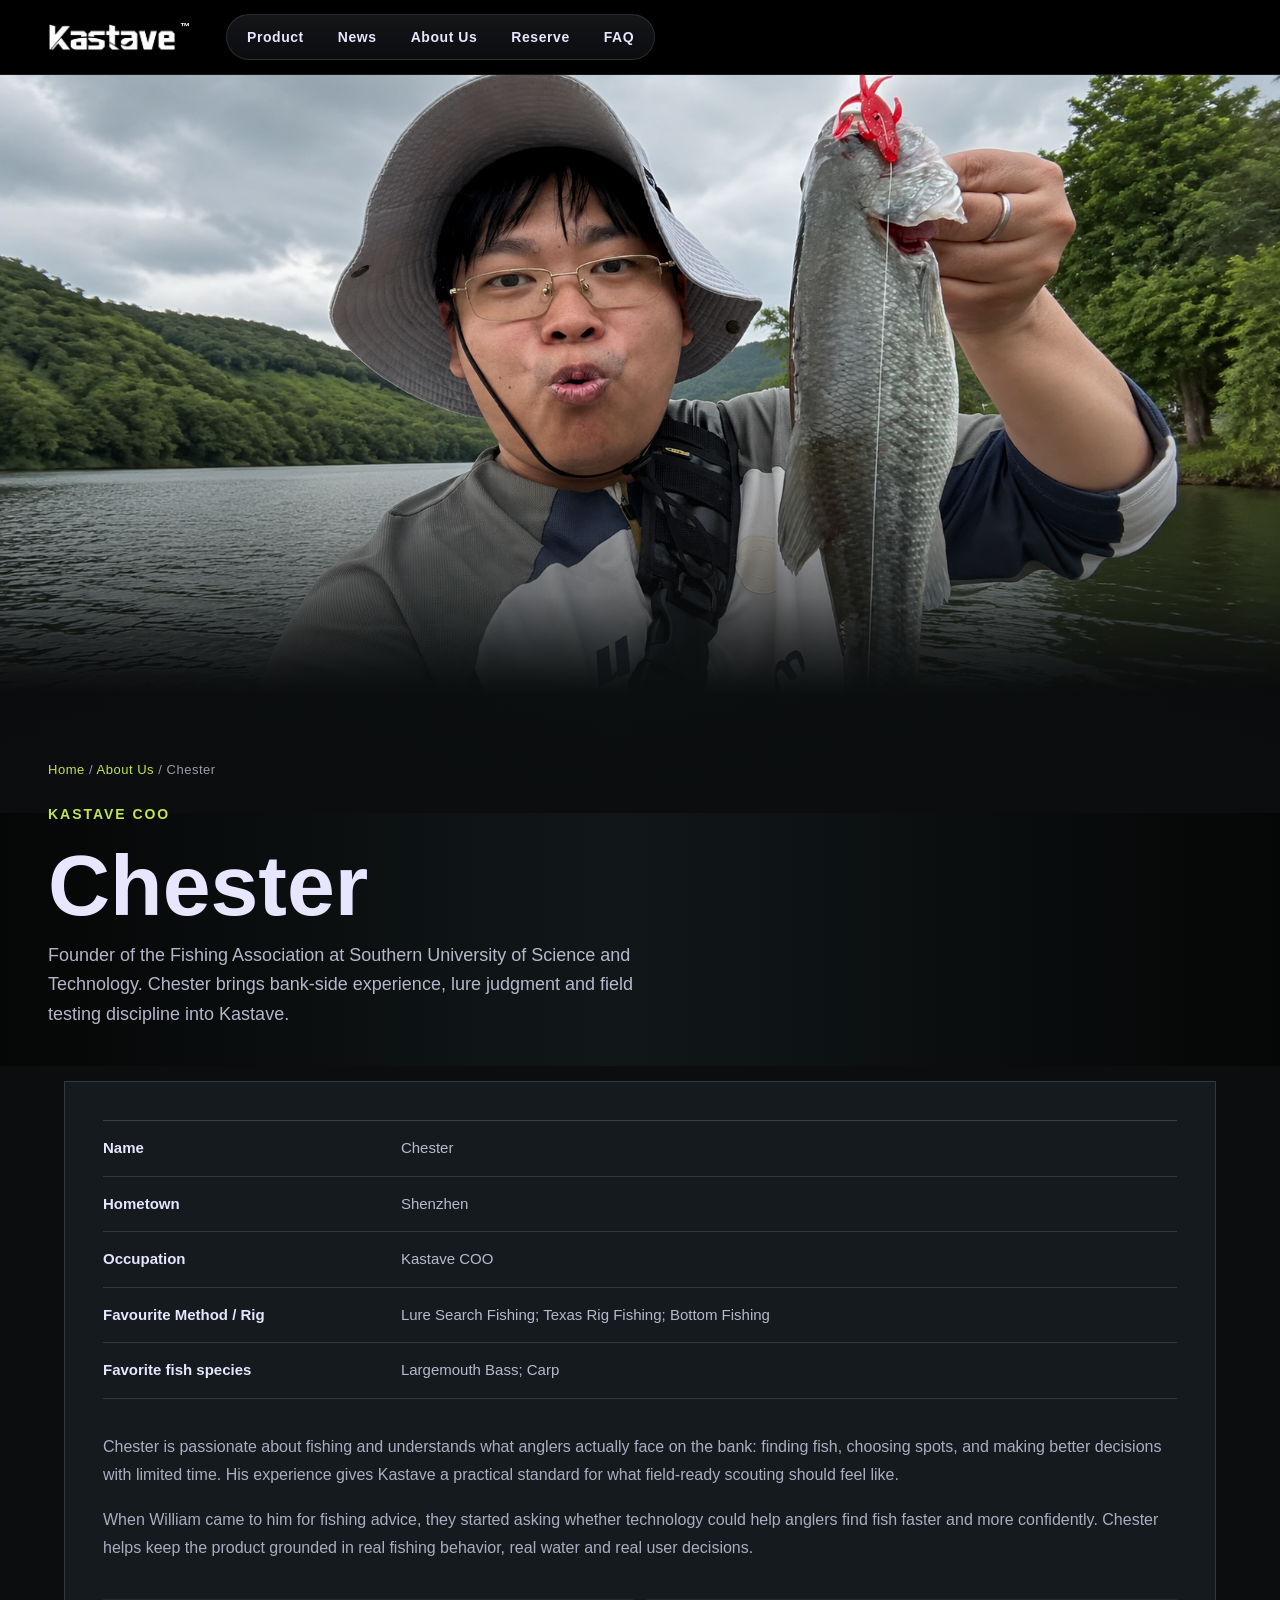
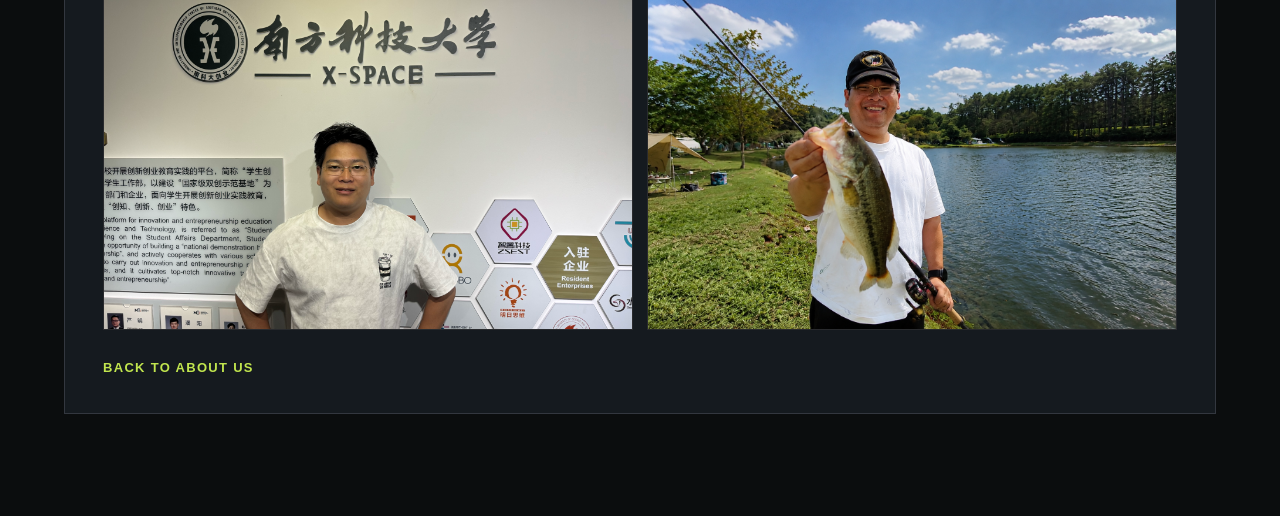
<file: team-chester.html>
<!doctype html>
<html lang="en">
  <head>
    <meta charset="utf-8" />
    <meta name="viewport" content="width=device-width, initial-scale=1" />
    <link rel="icon" href="data:," />
    <title>Chester | Kastave Team Profile</title>
    <meta
      name="description"
      content="Chester is Kastave COO and brings real freshwater fishing judgment into Kastave's field workflow."
    />
    <link rel="canonical" href="https://kastave.com/team-chester.html" />
    <meta property="og:title" content="Chester | Kastave Team Profile" />
    <meta property="og:description" content="Meet Chester, Kastave COO and experienced freshwater angler." />
    <meta property="og:type" content="profile" />
    <meta property="og:url" content="https://kastave.com/team-chester.html" />
    <meta property="og:image" content="https://kastave.com/assets/team-chester-hero-lake.png" />
    <link rel="stylesheet" href="styles.css?v=20260714-footer-clean-social" />
  </head>
  <body class="member-page">
    <header class="shop-header">
      <button class="hamburger" aria-label="Open navigation">☰</button>
      <a class="logo" href="index.html#top" aria-label="Kastave home">
        <img src="assets/kastave-logo-white.png" alt="Kastave" />
        <span class="logo-tm" aria-hidden="true">™</span>
      </a>
      <nav class="nav" aria-label="Primary navigation">
        <a href="index.html#product">Product</a>
        <a href="index.html#modes">News</a>
        <a href="index.html#team">About Us</a>
        <a href="index.html#reserve">Reserve</a>
        <a href="index.html#faq">FAQ</a>
      </nav>
    </header>

    <main id="top">
      <section class="member-hero member-hero--chester" aria-label="Chester profile hero">
        <img class="member-hero-bg" src="assets/team-chester-hero-lake.png" alt="Chester holding a fish by the water" />
        <div class="member-hero-copy">
          <p class="member-breadcrumb" aria-label="Home / About Us / Chester"><a href="index.html#top">Home</a> / <a href="index.html#team">About Us</a> / Chester</p>
          <p class="member-hero-role">Kastave COO</p>
          <h1>Chester</h1>
          <p class="member-hero-summary">
            Founder of the Fishing Association at Southern University of Science and Technology. Chester brings bank-side
            experience, lure judgment and field testing discipline into Kastave.
          </p>
        </div>
      </section>

      <section class="member-detail">
        <article class="member-profile-card">
          <div class="member-profile-main">
            <dl class="member-facts" aria-label="Chester profile facts">
              <div>
                <dt>Name</dt>
                <dd>Chester</dd>
              </div>
              <div>
                <dt>Hometown</dt>
                <dd>Shenzhen</dd>
              </div>
              <div>
                <dt>Occupation</dt>
                <dd>Kastave COO</dd>
              </div>
              <div>
                <dt>Favourite Method / Rig</dt>
                <dd>Lure Search Fishing; Texas Rig Fishing; Bottom Fishing</dd>
              </div>
              <div>
                <dt>Favorite fish species</dt>
                <dd>Largemouth Bass; Carp</dd>
              </div>
            </dl>

            <div class="member-story">
              <p>
                Chester is passionate about fishing and understands what anglers actually face on the bank: finding
                fish, choosing spots, and making better decisions with limited time. His experience gives Kastave a
                practical standard for what field-ready scouting should feel like.
              </p>
              <p>
                When William came to him for fishing advice, they started asking whether technology could help anglers
                find fish faster and more confidently. Chester helps keep the product grounded in real fishing behavior,
                real water and real user decisions.
              </p>
            </div>
          </div>

          <div class="member-media-grid" aria-label="Chester profile images">
            <img src="assets/team-chester-profile-xspace.png" alt="Chester at Southern University of Science and Technology X-Space" />
            <img src="assets/team-chester-profile-lakeside-v2.png" alt="Chester holding a fish beside the lake" />
          </div>
          <a class="member-back-link" href="index.html#team">Back to About Us</a>
        </article>
      </section>
    </main>

    <div class="image-lightbox" data-image-lightbox hidden aria-modal="true" role="dialog" aria-label="Expanded team image">
      <button class="image-lightbox-close" type="button" data-image-lightbox-close aria-label="Close image preview">&times;</button>
      <img data-image-lightbox-img alt="" />
    </div>

    <script src="script.js?v=20260714-short-tags"></script>
  </body>
</html>
</file>
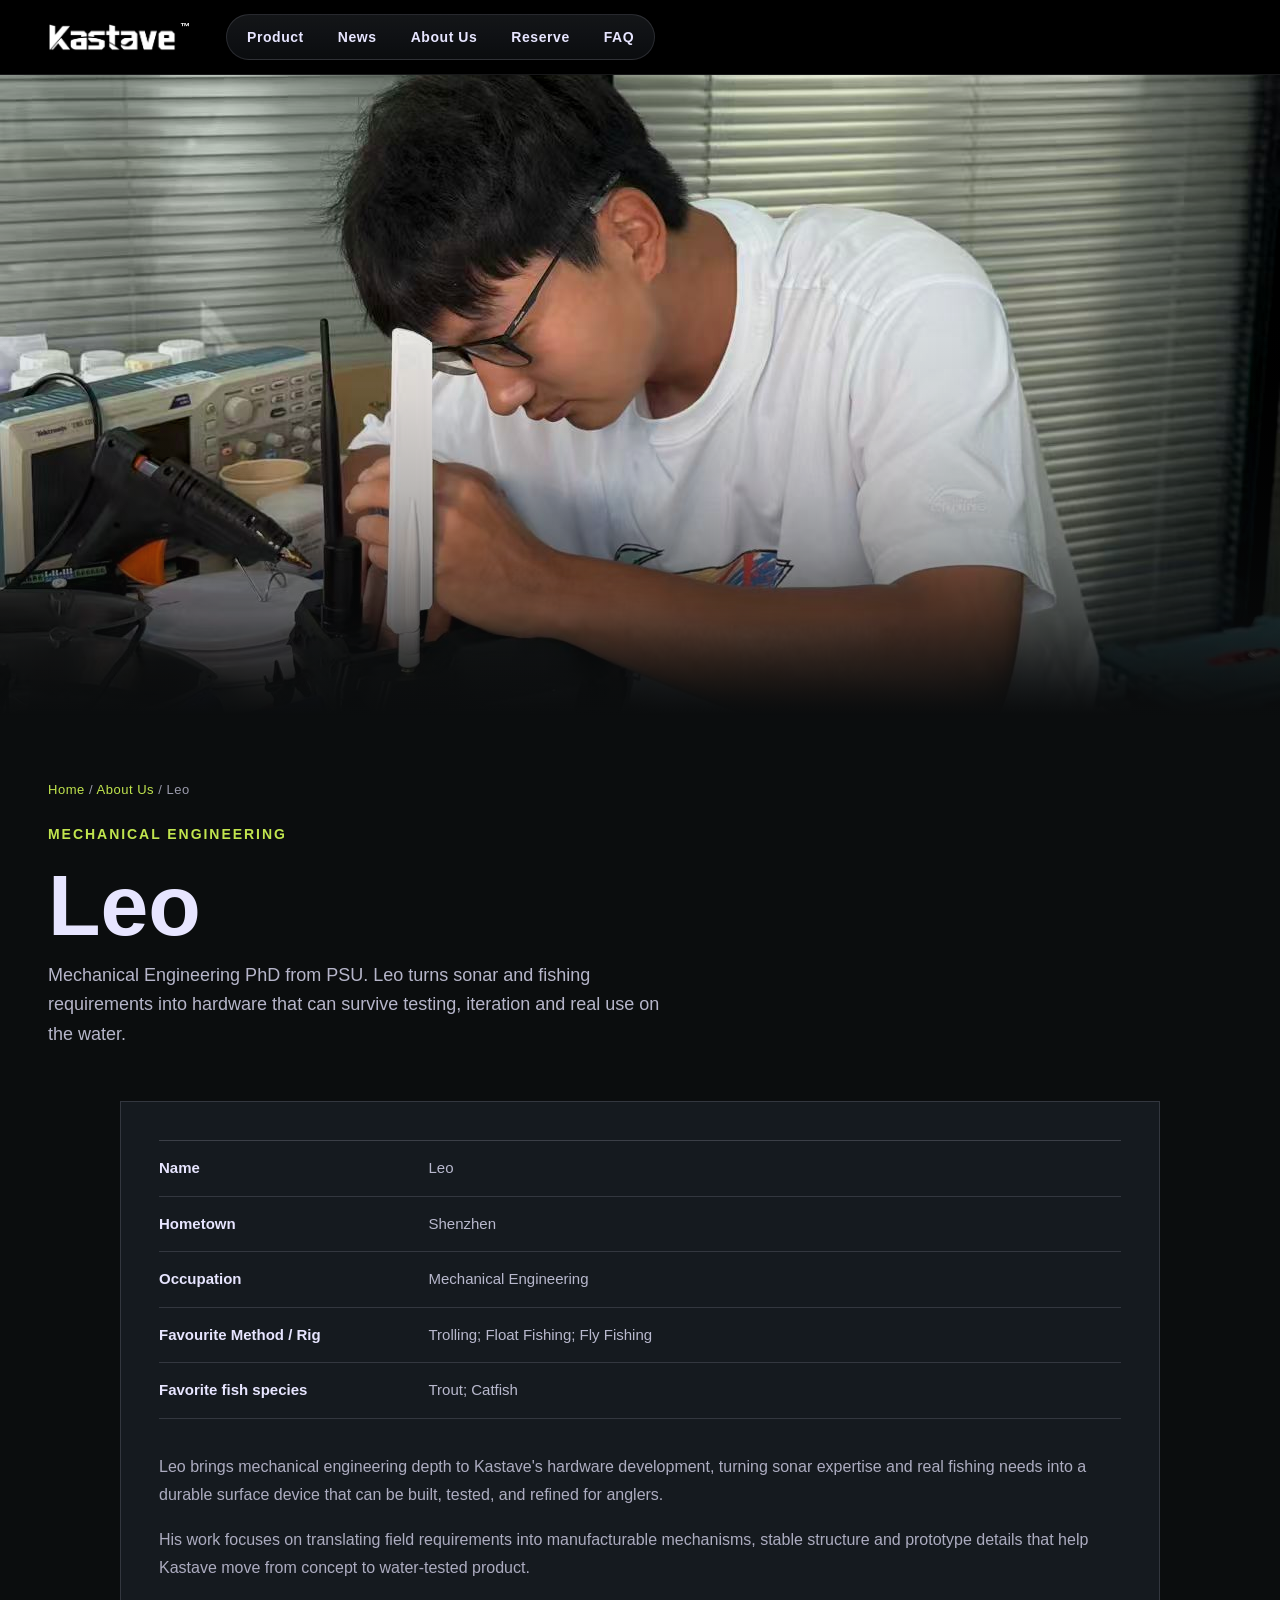
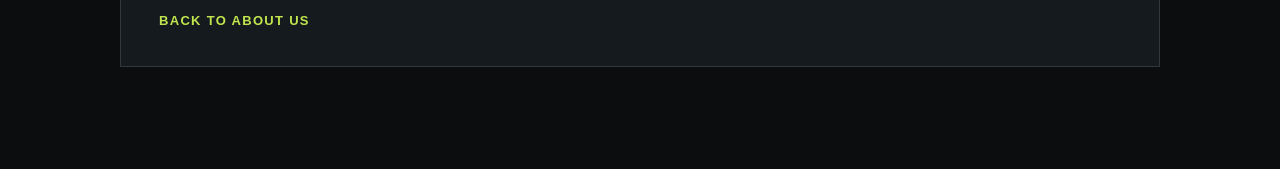
<file: team-leo.html>
<!doctype html>
<html lang="en">
  <head>
    <meta charset="utf-8" />
    <meta name="viewport" content="width=device-width, initial-scale=1" />
    <link rel="icon" href="data:," />
    <title>Leo | Kastave Team Profile</title>
    <meta
      name="description"
      content="Leo brings mechanical engineering depth to Kastave's hardware development and field-ready surface robot design."
    />
    <link rel="canonical" href="https://kastave.com/team-leo.html" />
    <meta property="og:title" content="Leo | Kastave Team Profile" />
    <meta property="og:description" content="Meet Leo, Kastave mechanical engineering lead." />
    <meta property="og:type" content="profile" />
    <meta property="og:url" content="https://kastave.com/team-leo.html" />
    <meta property="og:image" content="https://kastave.com/assets/team-leo.jpg" />
    <link rel="stylesheet" href="styles.css?v=20260714-footer-clean-social" />
  </head>
  <body class="member-page">
    <header class="shop-header">
      <button class="hamburger" aria-label="Open navigation">☰</button>
      <a class="logo" href="index.html#top" aria-label="Kastave home">
        <img src="assets/kastave-logo-white.png" alt="Kastave" />
        <span class="logo-tm" aria-hidden="true">™</span>
      </a>
      <nav class="nav" aria-label="Primary navigation">
        <a href="index.html#product">Product</a>
        <a href="index.html#modes">News</a>
        <a href="index.html#team">About Us</a>
        <a href="index.html#reserve">Reserve</a>
        <a href="index.html#faq">FAQ</a>
      </nav>
    </header>

    <main id="top">
      <section class="member-hero member-hero--leo" aria-label="Leo profile hero">
        <img class="member-hero-bg member-hero-bg--leo" src="assets/team-leo.jpg" alt="Leo working on a hardware prototype" />
        <div class="member-hero-copy">
          <p class="member-breadcrumb" aria-label="Home / About Us / Leo"><a href="index.html#top">Home</a> / <a href="index.html#team">About Us</a> / Leo</p>
          <p class="member-hero-role">Mechanical Engineering</p>
          <h1>Leo</h1>
          <p class="member-hero-summary">
            Mechanical Engineering PhD from PSU. Leo turns sonar and fishing requirements into hardware that can survive
            testing, iteration and real use on the water.
          </p>
        </div>
      </section>

      <section class="member-detail">
        <article class="member-profile-card member-profile-card--no-gallery">
          <div class="member-profile-main">
            <dl class="member-facts" aria-label="Leo profile facts">
              <div>
                <dt>Name</dt>
                <dd>Leo</dd>
              </div>
              <div>
                <dt>Hometown</dt>
                <dd>Shenzhen</dd>
              </div>
              <div>
                <dt>Occupation</dt>
                <dd>Mechanical Engineering</dd>
              </div>
              <div>
                <dt>Favourite Method / Rig</dt>
                <dd>Trolling; Float Fishing; Fly Fishing</dd>
              </div>
              <div>
                <dt>Favorite fish species</dt>
                <dd>Trout; Catfish</dd>
              </div>
            </dl>

            <div class="member-story">
              <p>
                Leo brings mechanical engineering depth to Kastave's hardware development, turning sonar expertise and
                real fishing needs into a durable surface device that can be built, tested, and refined for anglers.
              </p>
              <p>
                His work focuses on translating field requirements into manufacturable mechanisms, stable structure and
                prototype details that help Kastave move from concept to water-tested product.
              </p>
            </div>
          </div>
          <a class="member-back-link" href="index.html#team">Back to About Us</a>
        </article>
      </section>
    </main>

    <div class="image-lightbox" data-image-lightbox hidden aria-modal="true" role="dialog" aria-label="Expanded team image">
      <button class="image-lightbox-close" type="button" data-image-lightbox-close aria-label="Close image preview">&times;</button>
      <img data-image-lightbox-img alt="" />
    </div>

    <script src="script.js?v=20260714-short-tags"></script>
  </body>
</html>
</file>
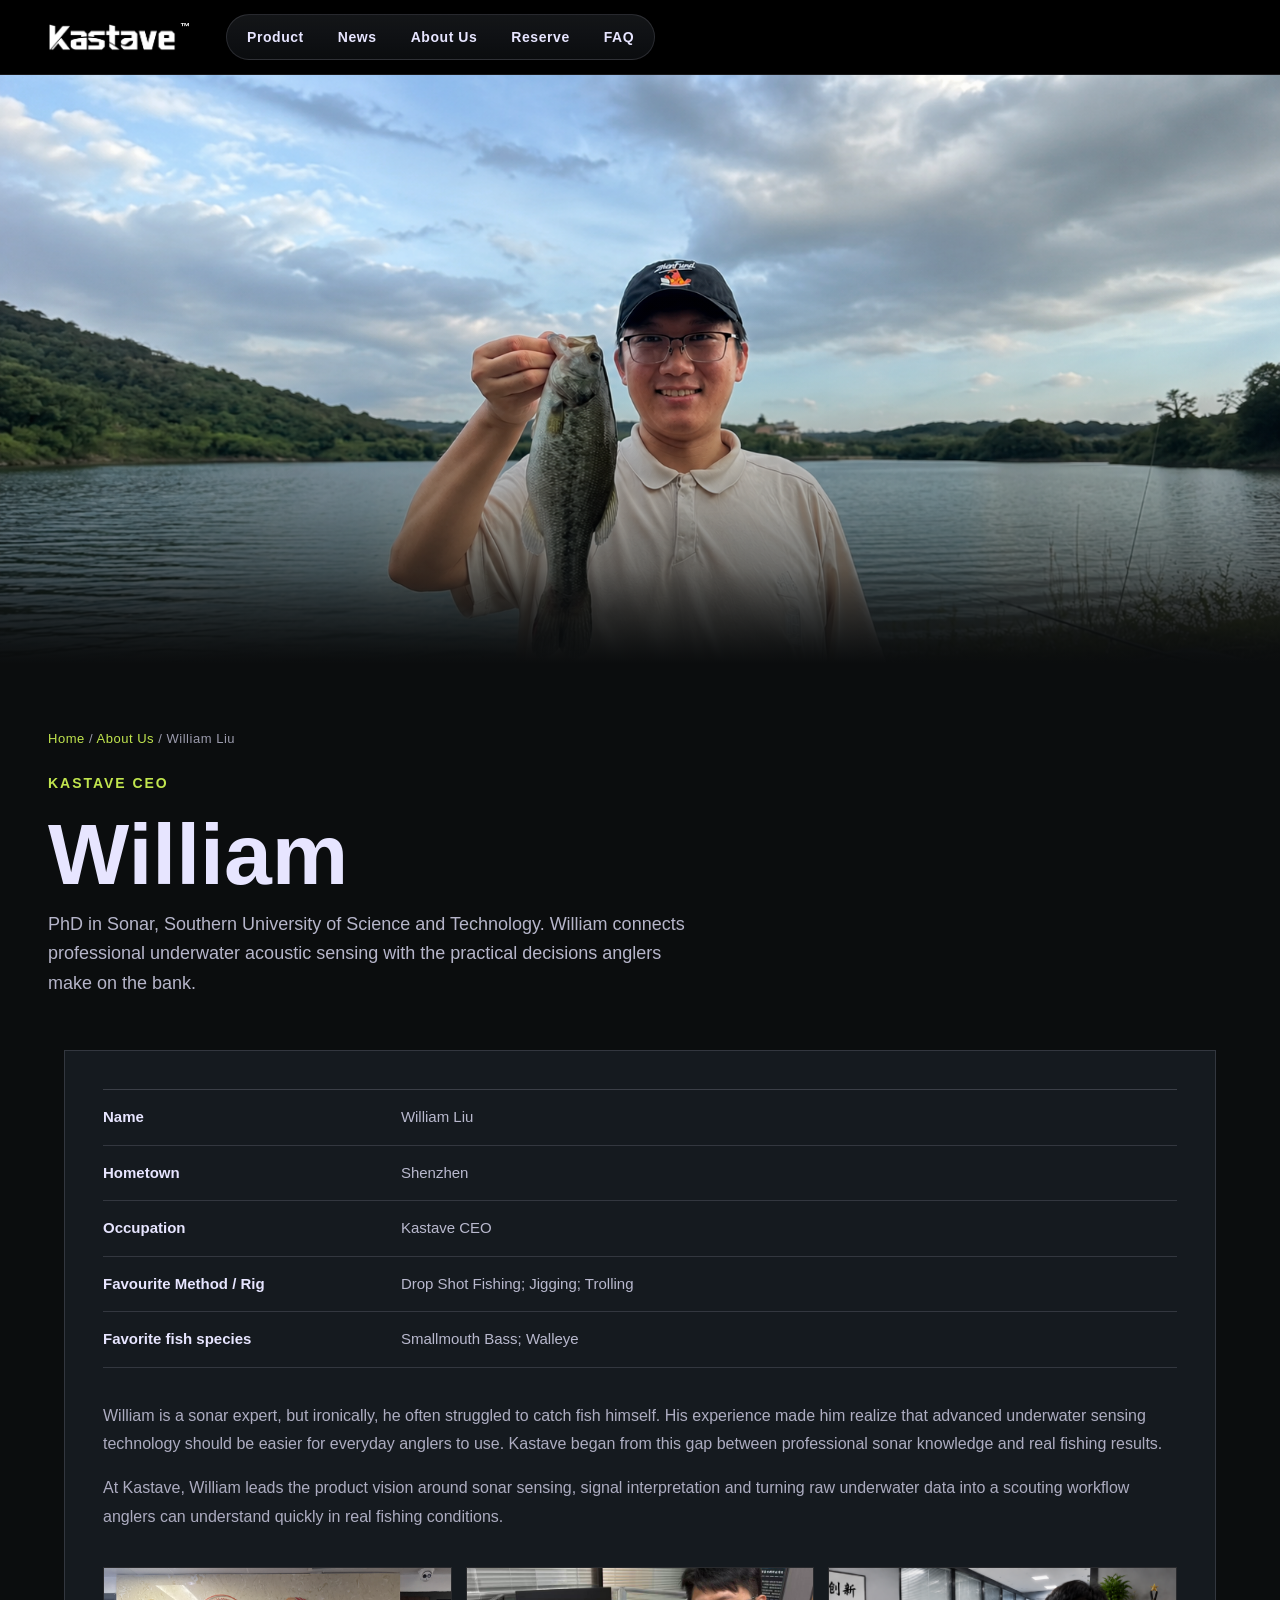
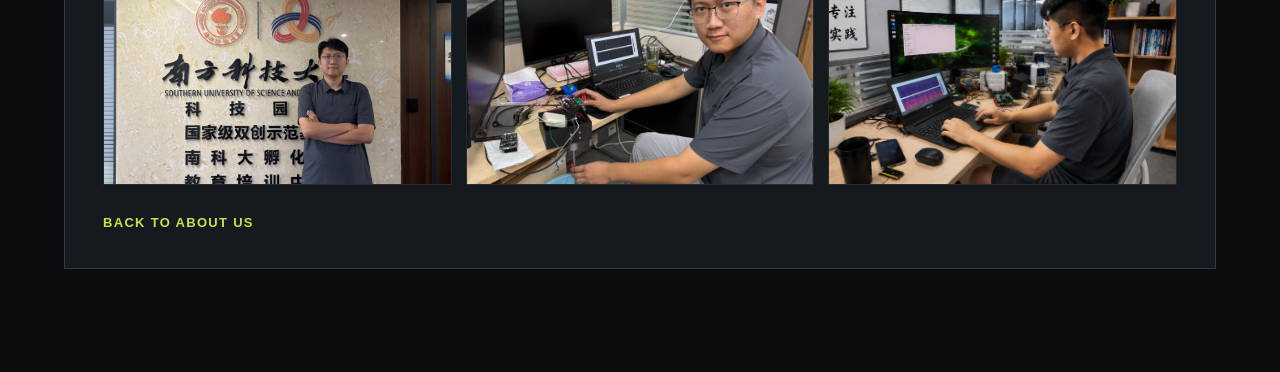
<file: team-william-liu.html>
<!doctype html>
<html lang="en">
  <head>
    <meta charset="utf-8" />
    <meta name="viewport" content="width=device-width, initial-scale=1" />
    <link rel="icon" href="data:," />
    <title>William Liu | Kastave Team Profile</title>
    <meta
      name="description"
      content="William Liu is Kastave CEO and a sonar expert turning underwater acoustic sensing into practical fishing decisions."
    />
    <link rel="canonical" href="https://kastave.com/team-william-liu.html" />
    <meta property="og:title" content="William Liu | Kastave Team Profile" />
    <meta property="og:description" content="Meet William, Kastave CEO and sonar expert." />
    <meta property="og:type" content="profile" />
    <meta property="og:url" content="https://kastave.com/team-william-liu.html" />
    <meta property="og:image" content="https://kastave.com/assets/team-william-hero-lake-v2.png" />
    <link rel="stylesheet" href="styles.css?v=20260714-footer-clean-social" />
  </head>
  <body class="member-page">
    <header class="shop-header">
      <button class="hamburger" aria-label="Open navigation">☰</button>
      <a class="logo" href="index.html#top" aria-label="Kastave home">
        <img src="assets/kastave-logo-white.png" alt="Kastave" />
        <span class="logo-tm" aria-hidden="true">™</span>
      </a>
      <nav class="nav" aria-label="Primary navigation">
        <a href="index.html#product">Product</a>
        <a href="index.html#modes">News</a>
        <a href="index.html#team">About Us</a>
        <a href="index.html#reserve">Reserve</a>
        <a href="index.html#faq">FAQ</a>
      </nav>
    </header>

    <main id="top">
      <section class="member-hero member-hero--william" aria-label="William Liu profile hero">
        <img class="member-hero-bg" src="assets/team-william-hero-lake-v2.png" alt="William Liu holding a fish by the lake" />
        <div class="member-hero-copy">
          <p class="member-breadcrumb" aria-label="Home / About Us / William Liu"><a href="index.html#top">Home</a> / <a href="index.html#team">About Us</a> / William Liu</p>
          <p class="member-hero-role">Kastave CEO</p>
          <h1>William</h1>
          <p class="member-hero-summary">
            PhD in Sonar, Southern University of Science and Technology. William connects professional underwater
            acoustic sensing with the practical decisions anglers make on the bank.
          </p>
        </div>
      </section>

      <section class="member-detail">
        <article class="member-profile-card">
          <div class="member-profile-main">
            <dl class="member-facts" aria-label="William Liu profile facts">
              <div>
                <dt>Name</dt>
                <dd>William Liu</dd>
              </div>
              <div>
                <dt>Hometown</dt>
                <dd>Shenzhen</dd>
              </div>
              <div>
                <dt>Occupation</dt>
                <dd>Kastave CEO</dd>
              </div>
              <div>
                <dt>Favourite Method / Rig</dt>
                <dd>Drop Shot Fishing; Jigging; Trolling</dd>
              </div>
              <div>
                <dt>Favorite fish species</dt>
                <dd>Smallmouth Bass; Walleye</dd>
              </div>
            </dl>

            <div class="member-story">
              <p>
                William is a sonar expert, but ironically, he often struggled to catch fish himself. His experience made
                him realize that advanced underwater sensing technology should be easier for everyday anglers to use.
                Kastave began from this gap between professional sonar knowledge and real fishing results.
              </p>
              <p>
                At Kastave, William leads the product vision around sonar sensing, signal interpretation and turning
                raw underwater data into a scouting workflow anglers can understand quickly in real fishing conditions.
              </p>
            </div>
          </div>

          <div class="member-media-grid" aria-label="William Liu profile images">
            <img src="assets/team-william-profile-campus-v3.jpg" alt="William Liu at Southern University of Science and Technology" />
            <img src="assets/team-william-profile-02-v3.jpg" alt="William Liu testing sonar hardware and acoustic data" />
            <img src="assets/team-william-profile-03-v2.png" alt="William Liu working with sonar prototype hardware" />
          </div>
          <a class="member-back-link" href="index.html#team">Back to About Us</a>
        </article>
      </section>
    </main>

    <div class="image-lightbox" data-image-lightbox hidden aria-modal="true" role="dialog" aria-label="Expanded team image">
      <button class="image-lightbox-close" type="button" data-image-lightbox-close aria-label="Close image preview">&times;</button>
      <img data-image-lightbox-img alt="" />
    </div>

    <script src="script.js?v=20260714-short-tags"></script>
  </body>
</html>
</file>
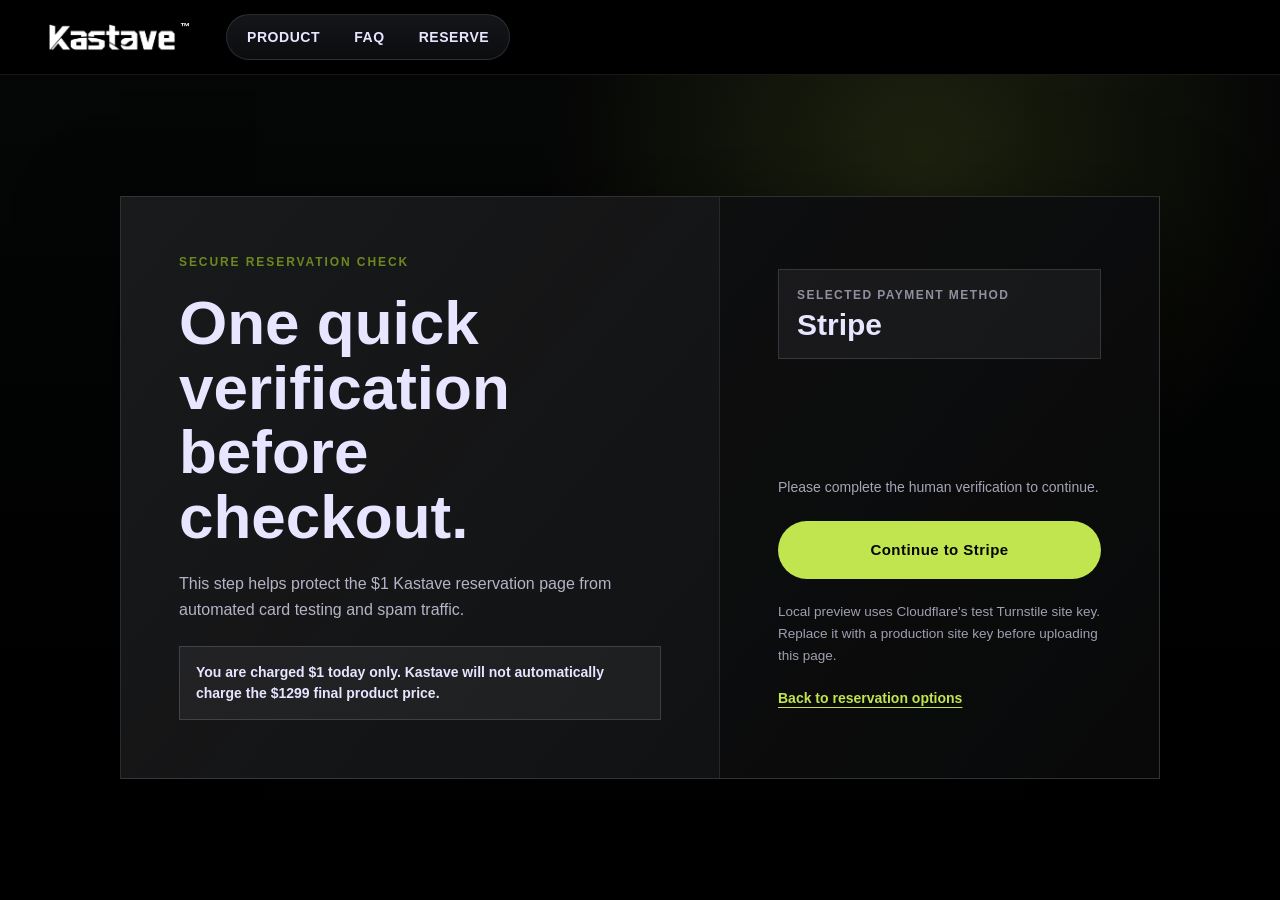
<file: verify.html>
<!doctype html>
<html lang="en">
  <head>
    <meta charset="utf-8" />
    <meta name="viewport" content="width=device-width, initial-scale=1" />
    <link rel="icon" href="data:," />
    <title>Verify Reservation | Kastave</title>
    <meta
      name="description"
      content="Complete a quick human verification before reserving Kastave for $1 through Stripe or PayPal."
    />
    <script>
      (function (w, d, s, l, i) {
        w[l] = w[l] || [];
        w[l].push({ "gtm.start": new Date().getTime(), event: "gtm.js" });
        var f = d.getElementsByTagName(s)[0],
          j = d.createElement(s),
          dl = l != "dataLayer" ? "&l=" + l : "";
        j.async = true;
        j.src = "https://www.googletagmanager.com/gtm.js?id=" + i + dl;
        f.parentNode.insertBefore(j, f);
      })(window, document, "script", "dataLayer", "GTM-NHCT6J47");
    </script>
    <script>
      !(function (f, b, e, v, n, t, s) {
        if (f.fbq) return;
        n = f.fbq = function () {
          n.callMethod ? n.callMethod.apply(n, arguments) : n.queue.push(arguments);
        };
        if (!f._fbq) f._fbq = n;
        n.push = n;
        n.loaded = true;
        n.version = "2.0";
        n.queue = [];
        t = b.createElement(e);
        t.async = true;
        t.src = v;
        s = b.getElementsByTagName(e)[0];
        s.parentNode.insertBefore(t, s);
      })(window, document, "script", "https://connect.facebook.net/en_US/fbevents.js");
      fbq("init", "1542765323857764");
      fbq("track", "PageView");
    </script>
    <script>
      (function (c, l, a, r, i, t, y) {
        c[a] =
          c[a] ||
          function () {
            (c[a].q = c[a].q || []).push(arguments);
          };
        t = l.createElement(r);
        t.async = 1;
        t.src = "https://www.clarity.ms/tag/" + i;
        y = l.getElementsByTagName(r)[0];
        y.parentNode.insertBefore(t, y);
      })(window, document, "clarity", "script", "x7xd6753xs");
    </script>
    <script
      src="https://challenges.cloudflare.com/turnstile/v0/api.js?onload=onTurnstileReady&render=explicit"
      async
      defer
    ></script>
    <link rel="stylesheet" href="styles.css?v=20260714-footer-clean-social" />
  </head>
  <body class="verify-page">
    <noscript>
      <iframe
        src="https://www.googletagmanager.com/ns.html?id=GTM-NHCT6J47"
        height="0"
        width="0"
        style="display: none; visibility: hidden"
      ></iframe>
    </noscript>
    <noscript>
      <img
        height="1"
        width="1"
        style="display: none"
        src="https://www.facebook.com/tr?id=1542765323857764&ev=PageView&noscript=1"
        alt=""
      />
    </noscript>

    <header class="shop-header verify-header">
      <a class="logo" href="index.html#top" aria-label="Kastave home">
        <img src="assets/kastave-logo-white.png" alt="Kastave" />
        <span class="logo-tm" aria-hidden="true">™</span>
      </a>
      <nav class="nav" aria-label="Verification navigation">
        <a href="index.html#product">PRODUCT</a>
        <a href="index.html#faq">FAQ</a>
        <a href="index.html#reserve">RESERVE</a>
      </nav>
    </header>

    <main class="verify-shell">
      <section class="verify-card" aria-labelledby="verify-title">
        <div class="verify-copy">
          <span class="payment-eyebrow">Secure reservation check</span>
          <h1 id="verify-title">One quick verification before checkout.</h1>
          <p>
            This step helps protect the $1 Kastave reservation page from automated card testing and spam traffic.
          </p>
          <div class="payment-alert">
            You are charged $1 today only. Kastave will not automatically charge the $1299 final product price.
          </div>
        </div>

        <div class="verify-box">
          <div class="verify-choice">
            <span>Selected payment method</span>
            <strong id="selected-provider">Stripe</strong>
          </div>

          <div
            id="turnstile-widget"
            class="turnstile-widget"
            data-sitekey="1x00000000000000000000AA"
            aria-label="Cloudflare Turnstile human verification"
          ></div>

          <p class="verify-status" id="verify-status">Please complete the human verification to continue.</p>

          <div class="verified-actions" id="verified-actions" hidden>
            <a
              class="button primary payment-button verified-checkout"
              href="https://buy.stripe.com/9B69AVbpieTIcPx9rBd7q00"
              target="_blank"
              rel="noopener"
              data-provider="stripe"
              data-track="stripe_checkout"
              data-payment-provider="stripe"
              data-track-value="1.00"
              data-track-currency="USD"
              data-track-content-name="Kastave $1 Reservation"
              data-track-content-id="kastave-reservation-1usd"
            >Continue to Stripe</a>
            <a
              class="button primary payment-button verified-checkout"
              href="https://www.paypal.com/ncp/payment/6W9PTBNB267ZW"
              target="_blank"
              rel="noopener"
              data-provider="paypal"
              data-track="paypal_checkout"
              data-payment-provider="paypal"
              data-track-value="1.00"
              data-track-currency="USD"
              data-track-content-name="Kastave $1 Reservation"
              data-track-content-id="kastave-reservation-1usd"
            >Continue to PayPal</a>
          </div>

          <p class="fine-print">
            Local preview uses Cloudflare's test Turnstile site key. Replace it with a production site key before
            uploading this page.
          </p>
          <a class="waitlist-link" href="index.html#reserve">Back to reservation options</a>
        </div>
      </section>
    </main>

    <script>
      const providerLabels = {
        stripe: "Stripe",
        paypal: "PayPal",
      };
      const provider = new URLSearchParams(window.location.search).get("provider") || "stripe";
      const activeProvider = providerLabels[provider] ? provider : "stripe";
      const selectedProvider = document.querySelector("#selected-provider");
      const statusText = document.querySelector("#verify-status");
      const actions = document.querySelector("#verified-actions");
      const checkoutLinks = [...document.querySelectorAll(".verified-checkout")];
      const widget = document.querySelector("#turnstile-widget");

      selectedProvider.textContent = providerLabels[activeProvider];
      checkoutLinks.forEach((link) => {
        link.hidden = link.dataset.provider !== activeProvider;
      });

      function setVerificationState(state) {
        const isVerified = state === "verified";
        actions.hidden = !isVerified;
        statusText.textContent = isVerified
          ? "Verification complete. Continue to your $1 reservation checkout."
          : "Please complete the human verification to continue.";
      }

      window.onTurnstileReady = function () {
        if (!window.turnstile || !widget) return;

        window.turnstile.render("#turnstile-widget", {
          sitekey: widget.dataset.sitekey,
          callback: function () {
            setVerificationState("verified");
            window.dataLayer = window.dataLayer || [];
            window.dataLayer.push({ event: "turnstile_verified", payment_provider: activeProvider });
            if (typeof window.fbq === "function") {
              window.fbq("trackCustom", "TurnstileVerified", { payment_provider: activeProvider });
            }
          },
          "expired-callback": function () {
            setVerificationState("expired");
          },
          "error-callback": function () {
            statusText.textContent = "Verification could not load. Please refresh this page and try again.";
          },
        });
      };
    </script>
    <script src="script.js?v=20260714-short-tags"></script>
  </body>
</html>
</file>
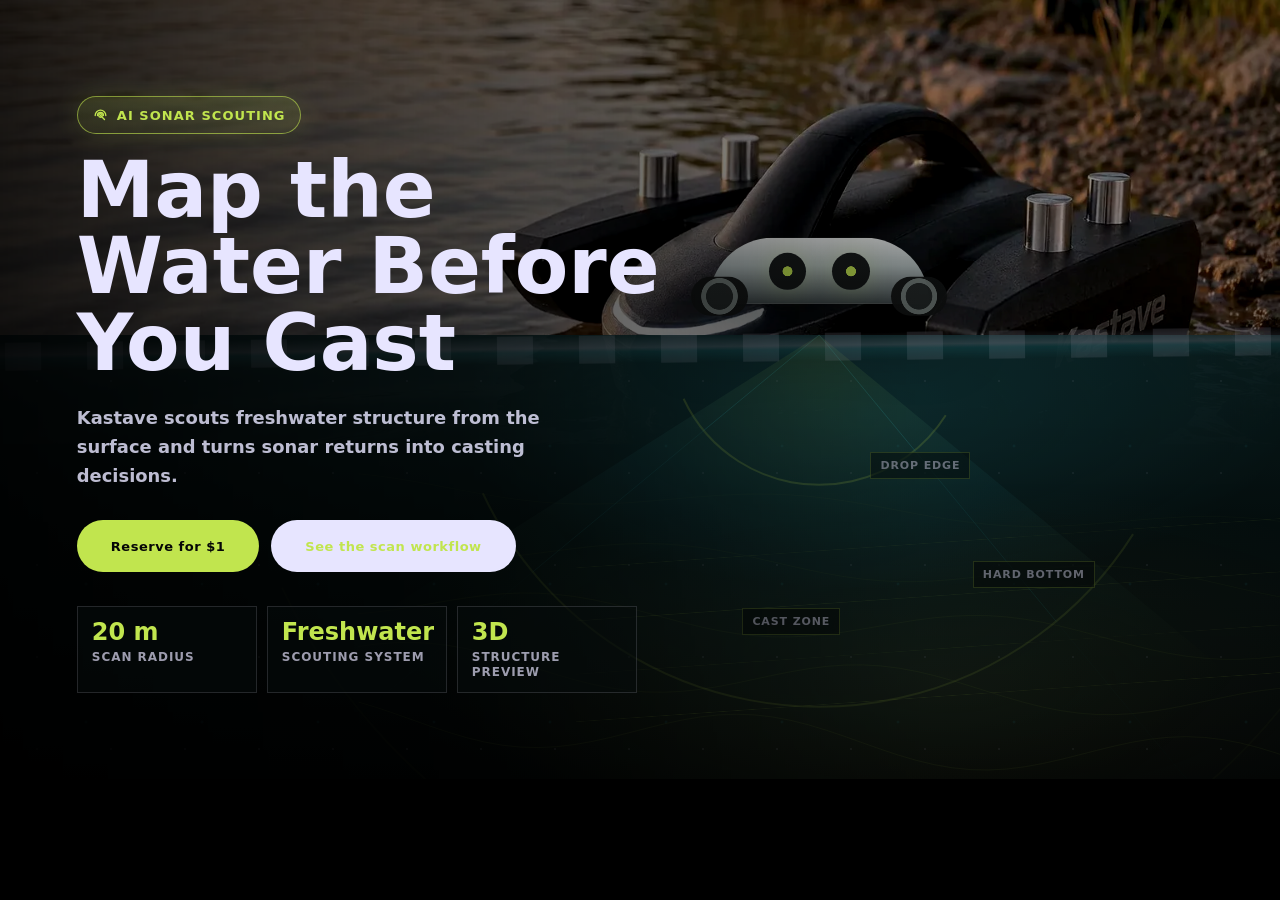
<file: components/split-water-hero/demo.html>
<!doctype html>
<html lang="en">
  <head>
    <meta charset="utf-8" />
    <meta name="viewport" content="width=device-width, initial-scale=1" />
    <title>Kastave Split-Water Hero Demo</title>
    <link rel="stylesheet" href="../../styles.css" />
    <link rel="stylesheet" href="./split-water-hero.css" />
    <style>
      body {
        margin: 0;
        background: #000;
      }
    </style>
  </head>
  <body>
    <section class="split-water-hero" aria-label="Kastave sonar scouting preview" data-split-water-hero>
      <div class="split-water-hero__scene" aria-hidden="true">
        <picture class="split-water-hero__surface">
          <source media="(max-width: 620px)" srcset="/assets/hero-real-water-mobile.webp?v=20260714" />
          <img src="/assets/hero-real-water-desktop.png?v=20260714" alt="" />
        </picture>
        <div class="split-water-hero__underwater"></div>
        <div class="split-water-hero__terrain">
          <span></span>
          <span></span>
          <span></span>
          <span></span>
        </div>
        <div class="split-water-hero__product">
          <span class="split-water-hero__product-body"></span>
          <span class="split-water-hero__sensor split-water-hero__sensor--left"></span>
          <span class="split-water-hero__sensor split-water-hero__sensor--right"></span>
        </div>
        <div class="split-water-hero__waterline"></div>
        <canvas class="split-water-hero__canvas" aria-hidden="true" data-split-water-canvas></canvas>
        <div class="split-water-hero__scan-labels" aria-hidden="true">
          <span data-scan-label="drop">Drop edge</span>
          <span data-scan-label="bottom">Hard bottom</span>
          <span data-scan-label="zone">Cast zone</span>
        </div>
      </div>
      <div class="split-water-hero__shade"></div>
      <div class="split-water-hero__copy">
        <span class="hero-badge">
          <svg class="hero-badge-icon" viewBox="0 0 24 24" aria-hidden="true">
            <circle cx="12" cy="12" r="2.5"></circle>
            <path d="M7.8 12a4.2 4.2 0 0 1 8.4 0"></path>
            <path d="M4.5 12a7.5 7.5 0 0 1 15 0"></path>
            <path d="M12 12l5.6 5.6"></path>
          </svg>
          AI Sonar Scouting
        </span>
        <h1>Map the Water Before You Cast</h1>
        <p>Kastave scouts freshwater structure from the surface and turns sonar returns into casting decisions.</p>
        <div class="split-water-hero__actions">
          <a class="button primary" href="#reserve" data-track="hero_reserve_click">Reserve for $1</a>
          <a class="button secondary split-water-hero__secondary" href="#sonar-reconstruction">See the scan workflow</a>
        </div>
        <dl class="split-water-hero__proof" aria-label="Kastave scan proof points">
          <div>
            <dt>20 m</dt>
            <dd>Scan radius</dd>
          </div>
          <div>
            <dt>Freshwater</dt>
            <dd>Scouting system</dd>
          </div>
          <div>
            <dt>3D</dt>
            <dd>Structure preview</dd>
          </div>
        </dl>
      </div>
    </section>
    <script src="./split-water-hero.js?v=20260715-1"></script>
  </body>
</html>
</file>
<file: styles.css>
:root {
  --bg: #000000;
  --text: #e7e5ff;
  --muted: rgba(231, 229, 255, 0.72);
  --line: rgba(231, 229, 255, 0.14);
  --lime: #c1e54e;
  --lavender: #e7e5ff;
  --soft: #000000;
  --dark: #000000;
  --radius-button: 40px;
  --page: 1200px;
}

@font-face {
  font-family: Jost;
  src: url("https://fonts.shopifycdn.com/jost/jost_n4.d47a1b6347ce4a4c9f437608011273009d91f2b7.woff2")
    format("woff2");
  font-weight: 400;
  font-style: normal;
  font-display: swap;
}

@font-face {
  font-family: Jost;
  src: url("https://fonts.shopifycdn.com/jost/jost_n6.ec1178db7a7515114a2d84e3dd680832b7af8b99.woff2")
    format("woff2");
  font-weight: 600;
  font-style: normal;
  font-display: swap;
}

@font-face {
  font-family: Jost;
  src: url("https://fonts.shopifycdn.com/jost/jost_n7.921dc18c13fa0b0c94c5e2517ffe06139c3615a3.woff2")
    format("woff2");
  font-weight: 700;
  font-style: normal;
  font-display: swap;
}

* {
  box-sizing: border-box;
}

html {
  scroll-behavior: smooth;
}

body {
  margin: 0;
  background: var(--bg);
  color: var(--text);
  font-family: Jost, sans-serif;
  font-weight: 400;
  letter-spacing: 0;
}

img {
  display: block;
  max-width: 100%;
}

a {
  color: inherit;
  text-decoration: none;
}

.announcement {
  position: relative;
  display: grid;
  grid-template-columns: 1fr;
  align-items: center;
  min-height: 38px;
  padding: 6px 48px;
  border-bottom: 1px solid rgba(231, 229, 255, 0.12);
  color: var(--lavender);
  background: #000;
  font-size: 17px;
  font-weight: 700;
  text-align: center;
}

.shop-header {
  position: sticky;
  top: 0;
  z-index: 30;
  display: grid;
  grid-template-columns: auto 1fr;
  align-items: center;
  gap: 36px;
  min-height: 75px;
  padding: 0 48px;
  border-bottom: 1px solid rgba(231, 229, 255, 0.1);
  background: #000;
}

.hamburger {
  display: none;
  width: 38px;
  height: 38px;
  border: 0;
  background: transparent;
}

.hamburger span {
  display: block;
  width: 20px;
  height: 1px;
  margin: 5px auto;
  background: var(--lavender);
}

.logo {
  justify-self: start;
  display: inline-flex;
  align-items: flex-start;
  gap: 4px;
  min-width: 96px;
  color: #fff;
  line-height: 1;
}

.logo img {
  width: clamp(104px, 10vw, 132px);
  height: auto;
}

.logo-tm {
  color: #fff;
  font-size: 10px;
  font-weight: 900;
  line-height: 1;
  transform: translateY(-0.12em);
}

.logo .logo-tm,
.footer-logo .logo-tm {
  color: #fff !important;
}

.nav {
  justify-self: start;
  display: flex;
  align-items: center;
  gap: 6px;
  padding: 6px;
  border: 1px solid rgba(231, 229, 255, 0.13);
  border-radius: 999px;
  background:
    linear-gradient(180deg, rgba(231, 229, 255, 0.06), rgba(231, 229, 255, 0.02)),
    rgba(8, 11, 13, 0.78);
  color: var(--lavender);
  font-size: 14px;
  font-weight: 800;
  letter-spacing: 0.04em;
}

.nav a {
  display: inline-flex;
  align-items: center;
  min-height: 32px;
  padding: 0 14px;
  border-radius: 999px;
  line-height: 1;
  transition:
    background-color 180ms ease,
    color 180ms ease;
}

.nav a:hover,
.nav a:focus-visible,
.nav a.is-active {
  background: rgba(193, 229, 78, 0.12);
  color: var(--lime);
  outline: 0;
}

.nav a.is-active {
  box-shadow: inset 0 0 0 1px rgba(193, 229, 78, 0.2);
}

.slideshow {
  position: relative;
  min-height: 720px;
  overflow: hidden;
  background: #000;
}

.slide {
  position: absolute;
  inset: 0;
  display: grid;
  align-items: end;
  opacity: 0;
  pointer-events: none;
  transition: opacity 600ms ease;
}

.slide.active {
  opacity: 1;
  pointer-events: auto;
}

.slide-picture,
.slide img {
  position: absolute;
  inset: 0;
  width: 100%;
  height: 100%;
}

.slide-picture img,
.slide img {
  object-fit: cover;
}

.slide-picture img {
  width: 100%;
  height: 100%;
}

.slide--product .slide-picture img,
.slide--product img {
  object-fit: cover;
  object-position: center right;
  padding: 0;
  background: #000;
}

.slide-shade {
  position: absolute;
  inset: 0;
  background: rgba(0, 0, 0, 0.36);
}

.slide-shade.soft {
  background: rgba(0, 0, 0, 0.42);
}

.slide-copy {
  position: relative;
  z-index: 2;
  width: min(640px, calc(100% - 96px));
  margin: 0 0 214px 50px;
  padding: 0;
  color: var(--lavender);
}

.hero-badge {
  display: inline-flex;
  width: fit-content;
  align-items: center;
  gap: 8px;
  margin: 0 0 18px;
  min-height: 38px;
  padding: 9px 14px;
  border: 1px solid rgba(193, 229, 78, 0.58);
  border-radius: 999px;
  background: linear-gradient(180deg, rgba(193, 229, 78, 0.14), rgba(193, 229, 78, 0.07));
  box-shadow: 0 0 24px rgba(193, 229, 78, 0.12);
  color: var(--acid);
  font-size: 13px;
  font-weight: 800;
  letter-spacing: 0.08em;
  line-height: 1;
  text-transform: uppercase;
}

.hero-badge-icon {
  width: 17px;
  height: 17px;
  flex: 0 0 auto;
  fill: none;
  stroke: currentColor;
  stroke-linecap: round;
  stroke-linejoin: round;
  stroke-width: 1.9;
}

.slide-copy h1 {
  margin: 0 0 22px;
  font-size: clamp(45px, 5.2vw, 64px);
  line-height: 1.12;
  letter-spacing: 0;
  font-weight: 700;
}

.slide-copy p {
  max-width: 560px;
  margin: 0 0 28px;
  color: var(--lavender);
  font-size: 15px;
  font-weight: 700;
  line-height: 1.45;
}

.mobile-copy {
  display: none;
}

.button {
  display: inline-flex;
  min-height: 52px;
  align-items: center;
  justify-content: center;
  padding: 0 34px;
  border-radius: 999px;
  border: 0;
  font-weight: 600;
  font-size: 13px;
  line-height: 1;
  letter-spacing: 0.04em;
  white-space: nowrap;
  cursor: pointer;
  box-shadow: none;
  transition: transform 180ms ease, filter 180ms ease, opacity 180ms ease;
}

.button:hover {
  transform: translateY(-1px);
  filter: brightness(1.04);
}

.button.primary {
  color: #050606;
  background: var(--lime);
}

.button.secondary {
  color: var(--lime);
  background: var(--lavender);
}

.slide-feature-tags {
  display: flex;
  flex-wrap: wrap;
  gap: 14px;
  max-width: 660px;
  margin-top: 16px;
}

.slide-feature-tag {
  display: inline-flex;
  align-items: center;
  gap: 8px;
  min-height: 38px;
  padding: 9px 14px;
  border: 1px solid rgba(231, 229, 255, 0.2);
  border-radius: 999px;
  color: var(--lavender);
  background:
    linear-gradient(180deg, rgba(12, 17, 22, 0.8), rgba(12, 17, 22, 0.46)),
    rgba(0, 0, 0, 0.28);
  box-shadow: 0 14px 34px rgba(0, 0, 0, 0.22);
  font-size: 13px;
  font-weight: 800;
  letter-spacing: 0;
  line-height: 1.1;
  backdrop-filter: blur(14px);
}

.slide-feature-icon {
  width: 17px;
  height: 17px;
  flex: 0 0 auto;
  fill: none;
  stroke: var(--lime);
  stroke-width: 1.8;
  stroke-linecap: round;
  stroke-linejoin: round;
}

.slider-controls {
  position: absolute;
  left: 50%;
  bottom: 20px;
  z-index: 5;
  display: flex;
  min-width: 154px;
  height: 38px;
  align-items: center;
  justify-content: center;
  gap: 22px;
  transform: translateX(-50%);
  color: var(--text);
  font-size: 14px;
  line-height: 1;
}

.slide-arrow {
  width: 34px;
  height: 34px;
  border: 0;
  background: transparent;
  color: var(--text);
  font: inherit;
  font-size: 24px;
  line-height: 34px;
  cursor: pointer;
  opacity: 0.82;
  transition: opacity 180ms ease, transform 180ms ease;
}

.slide-arrow:hover {
  opacity: 1;
  transform: translateY(-1px);
}

.slide-count {
  min-width: 36px;
  text-align: center;
  font-weight: 400;
  letter-spacing: 0;
}

.hero-feature-strip {
  position: absolute;
  left: 50%;
  bottom: 62px;
  z-index: 6;
  display: grid;
  grid-template-columns: repeat(4, minmax(0, 1fr));
  gap: 10px;
  width: min(980px, calc(100% - 96px));
  padding: 12px;
  border: 1px solid rgba(231, 229, 255, 0.16);
  border-radius: 24px;
  background:
    linear-gradient(180deg, rgba(12, 18, 23, 0.76), rgba(5, 8, 10, 0.62)),
    rgba(0, 0, 0, 0.44);
  box-shadow: 0 20px 58px rgba(0, 0, 0, 0.34);
  backdrop-filter: blur(16px);
  transform: translateX(-50%);
}

.hero-feature-item {
  display: grid;
  grid-template-columns: 38px minmax(0, 1fr);
  align-items: center;
  gap: 11px;
  min-height: 58px;
  padding: 10px 12px;
  border: 1px solid rgba(231, 229, 255, 0.12);
  border-radius: 18px;
  background: rgba(231, 229, 255, 0.05);
  color: var(--lavender);
  font-size: 12px;
  font-weight: 800;
  line-height: 1.18;
  letter-spacing: 0.03em;
  text-transform: uppercase;
}

.hero-feature-icon {
  width: 38px;
  height: 38px;
  padding: 7px;
  border-radius: 50%;
  background: rgba(193, 229, 78, 0.12);
  color: var(--lime);
  fill: none;
  stroke: currentColor;
  stroke-linecap: round;
  stroke-linejoin: round;
  stroke-width: 2.2;
}

.rich-text,
.closer,
.faq,
.privacy,
.reserve {
  padding: clamp(54px, 7vw, 96px) clamp(18px, 5vw, 64px);
  background: #000;
}

.narrow {
  max-width: 950px;
  margin: 0 auto;
}

.center {
  text-align: center;
}

h2 {
  margin: 0 0 22px;
  color: var(--lavender);
  font-size: clamp(34px, 4.4vw, 42px);
  line-height: 1.08;
  letter-spacing: 0;
  font-weight: 700;
  text-align: center;
}

h3 {
  margin: 28px 0 14px;
  color: var(--lavender);
  font-size: clamp(23px, 3vw, 27px);
  line-height: 1.16;
  font-weight: 700;
  text-align: center;
}

p {
  color: var(--muted);
  font-size: 16px;
  line-height: 1.75;
  font-weight: 400;
}

.rich-text p {
  margin: 0 0 18px;
  text-align: center;
}

.reserve-form label {
  display: grid;
  gap: 8px;
  text-align: left;
}

.reserve-form label > span {
  position: absolute;
  width: 1px;
  height: 1px;
  overflow: hidden;
}

input {
  width: 100%;
  min-height: 56px;
  border: 1px solid rgba(231, 229, 255, 0.65);
  border-radius: 0;
  padding: 0 18px;
  background: transparent;
  color: var(--lavender);
  font: inherit;
}

.reserve-message {
  min-height: 24px;
  margin: 12px 0 0;
  color: var(--muted);
  font-size: 14px;
}

.banner-card {
  position: relative;
  min-height: 640px;
  display: grid;
  align-items: center;
  overflow: hidden;
  background: #000;
}

.banner-card::after {
  content: "";
  position: absolute;
  inset: 0;
  background: linear-gradient(90deg, rgba(0, 0, 0, 0.54), rgba(0, 0, 0, 0.22) 44%, rgba(0, 0, 0, 0.04));
  pointer-events: none;
}

.banner-card > img {
  position: absolute;
  inset: 0;
  width: 100%;
  height: 100%;
  object-fit: cover;
  object-position: center;
}

.banner-box {
  position: relative;
  z-index: 2;
  width: min(520px, calc(100% - 36px));
  margin-left: clamp(18px, 7vw, 110px);
  padding: 0;
  color: var(--lavender);
  background: transparent;
  text-shadow: 0 3px 24px rgba(0, 0, 0, 0.8);
}

.mode-head {
  padding-bottom: 48px;
}

.multirow {
  display: grid;
  gap: 0;
}

.row {
  display: grid;
  grid-template-columns: 1fr 1fr;
  min-height: 560px;
  background: #000;
}

.row.reverse .media-card {
  order: 2;
}

.media-card {
  min-height: 420px;
  overflow: hidden;
  background: #ddd;
}

.media-card img,
.media-card video {
  width: 100%;
  height: 100%;
  object-fit: cover;
}

.media-card video {
  display: block;
}

.row-copy {
  display: flex;
  flex-direction: column;
  justify-content: center;
  padding: clamp(36px, 6vw, 88px);
}

.row-copy span {
  margin-bottom: 18px;
  color: #5c6f16;
  font-size: 13px;
  font-weight: 800;
  letter-spacing: 0.12em;
  text-transform: uppercase;
}

.team-section {
  padding: clamp(54px, 8vw, 104px) clamp(18px, 5vw, 64px);
  background:
    linear-gradient(180deg, #000 0%, #080909 48%, #000 100%);
}

.team-story {
  display: grid;
  grid-template-columns: 1fr;
  justify-items: center;
  gap: 18px;
  width: min(var(--page), 100%);
  margin: 0 auto 28px;
  padding: clamp(22px, 4vw, 34px);
  border: 1px solid rgba(231, 229, 255, 0.14);
  background: rgba(231, 229, 255, 0.045);
  text-align: center;
}

.team-story-head {
  display: grid;
  justify-items: center;
}

.team-story span {
  font-size: 13px;
  font-weight: 800;
  letter-spacing: 0.12em;
  text-transform: uppercase;
}

.team-story span {
  color: #c1e54e;
  font-size: clamp(13px, 1vw, 15px);
  line-height: 1.15;
  text-shadow: 0 0 18px rgba(193, 229, 78, 0.24);
}

.team-story p {
  margin: 0;
  color: rgba(231, 229, 255, 0.75);
  font-size: 17px;
  line-height: 1.7;
}

.team-story-copy {
  display: grid;
  justify-items: center;
  gap: 18px;
  width: min(840px, 100%);
}

.team-story-summary {
  display: -webkit-box;
  max-width: 820px;
  overflow: hidden;
  -webkit-box-orient: vertical;
  -webkit-line-clamp: 3;
}

.team-story-summary[hidden] {
  display: none;
}

.team-story-full {
  display: grid;
  gap: 14px;
  width: 100%;
  max-width: 860px;
  padding-top: 4px;
  text-align: left;
}

.team-story-full[hidden] {
  display: none;
}

.team-story-toggle {
  min-width: 178px;
  min-height: 46px;
  padding: 0 24px;
  border: 1px solid rgba(193, 229, 78, 0.48);
  border-radius: 999px;
  background: transparent;
  color: var(--lime);
  font-family: inherit;
  font-size: 12px;
  font-weight: 800;
  letter-spacing: 0.12em;
  cursor: pointer;
}

.team-profile-avatar img {
  width: 100%;
  height: 100%;
  object-fit: cover;
  object-position: center;
}

.team-profile-avatar span {
  color: rgba(231, 229, 255, 0.42);
  font-size: clamp(42px, 7vw, 78px);
  font-weight: 800;
  letter-spacing: 0.02em;
}

.team-profile-wrap {
  display: grid;
  gap: 24px;
  width: min(var(--page), 100%);
  margin: 28px auto 0;
}

.team-profile-panel {
  display: grid;
  grid-template-columns: minmax(190px, 0.66fr) minmax(410px, 1.08fr) minmax(280px, 0.8fr);
  align-items: start;
  gap: clamp(22px, 3.2vw, 36px);
  padding: clamp(22px, 3vw, 34px);
  border: 1px solid rgba(231, 229, 255, 0.14);
  background: #151a1f;
}

.team-profile-panel--no-gallery {
  grid-template-columns: minmax(190px, 0.72fr) minmax(360px, 1.08fr);
}

.team-profile-panel[hidden] {
  display: none;
}

.field-tests-teaser {
  display: grid;
  grid-template-columns: minmax(0, 1fr) minmax(300px, 420px);
  gap: clamp(22px, 4vw, 54px);
  align-items: stretch;
  padding: clamp(42px, 6vw, 76px) clamp(18px, 5vw, 64px);
  border-top: 1px solid rgba(231, 229, 255, 0.1);
  border-bottom: 1px solid rgba(231, 229, 255, 0.1);
  background:
    radial-gradient(circle at 82% 22%, rgba(193, 229, 78, 0.08), transparent 34%),
    #090a0b;
}

.field-tests-copy {
  display: grid;
  align-content: center;
  gap: 16px;
  max-width: 760px;
}

.section-kicker {
  color: var(--acid);
  font-size: 13px;
  font-weight: 800;
  letter-spacing: 0.12em;
  text-transform: uppercase;
}

.field-tests-copy h2 {
  margin: 0;
  color: var(--lavender);
  font-size: clamp(34px, 4vw, 54px);
  line-height: 1.08;
}

.field-tests-copy p {
  max-width: 680px;
  margin: 0;
  color: rgba(231, 229, 255, 0.72);
  font-size: 17px;
  line-height: 1.65;
}

.field-tests-card {
  position: relative;
  display: grid;
  align-content: end;
  overflow: hidden;
  min-height: 260px;
  padding: 28px;
  border: 1px solid rgba(193, 229, 78, 0.36);
  background:
    linear-gradient(145deg, rgba(193, 229, 78, 0.18), rgba(20, 25, 29, 0.88)),
    #151a1f;
  color: var(--lavender);
  text-decoration: none;
  transition: border-color 180ms ease, transform 180ms ease, background 180ms ease;
}

.field-tests-card::before {
  content: "";
  position: absolute;
  inset: 0;
  z-index: 1;
  background:
    linear-gradient(180deg, rgba(0, 0, 0, 0.08), rgba(5, 6, 6, 0.82)),
    linear-gradient(90deg, rgba(0, 0, 0, 0.48), rgba(0, 0, 0, 0.08));
  pointer-events: none;
}

.field-tests-card-cover {
  position: absolute;
  inset: 0;
  width: 100%;
  height: 100%;
  object-fit: cover;
  object-position: center 58%;
  filter: saturate(1.06) contrast(1.04) brightness(0.86);
  transition: transform 220ms ease, filter 220ms ease;
}

.field-tests-card:hover {
  transform: translateY(-3px);
  border-color: rgba(193, 229, 78, 0.7);
  background:
    linear-gradient(145deg, rgba(193, 229, 78, 0.24), rgba(20, 25, 29, 0.9)),
    #151a1f;
}

.field-tests-card:hover .field-tests-card-cover {
  transform: scale(1.035);
  filter: saturate(1.12) contrast(1.06) brightness(0.92);
}

.field-tests-card span {
  position: relative;
  z-index: 2;
  margin-bottom: 18px;
  color: var(--acid);
  font-size: 12px;
  font-weight: 800;
  letter-spacing: 0.12em;
  text-transform: uppercase;
}

.field-tests-card strong {
  position: relative;
  z-index: 2;
  margin-bottom: 12px;
  font-size: clamp(26px, 3vw, 38px);
  line-height: 1;
}

.field-tests-card em {
  position: relative;
  z-index: 2;
  color: rgba(231, 229, 255, 0.72);
  font-size: 15px;
  font-style: normal;
  line-height: 1.55;
}

.field-feedback {
  display: grid;
  grid-template-columns: minmax(260px, 0.44fr) minmax(0, 1fr);
  gap: clamp(30px, 5vw, 70px);
  align-items: start;
  padding: clamp(46px, 7vw, 86px) clamp(18px, 5vw, 64px);
  border-bottom: 1px solid rgba(231, 229, 255, 0.1);
  background:
    radial-gradient(circle at 18% 12%, rgba(193, 229, 78, 0.08), transparent 28%),
    linear-gradient(180deg, #080909 0%, #030404 100%);
}

.field-feedback-copy {
  position: sticky;
  top: 110px;
  display: grid;
  gap: 16px;
  max-width: 430px;
  padding-top: 6px;
}

.field-feedback-copy h2 {
  margin: 0;
  color: var(--lavender);
  font-size: clamp(34px, 4vw, 54px);
  line-height: 1.06;
}

.field-feedback-copy p {
  margin: 0;
  color: rgba(231, 229, 255, 0.72);
  font-size: 17px;
  line-height: 1.65;
}

.field-evidence-carousel {
  overflow: hidden;
}

.evidence-carousel-controls {
  display: flex;
  gap: 10px;
  align-items: center;
  padding-top: 4px;
}

.evidence-carousel-button {
  display: grid;
  width: 44px;
  aspect-ratio: 1 / 1;
  place-items: center;
  border: 1px solid rgba(193, 229, 78, 0.42);
  border-radius: 50%;
  color: var(--lime);
  background: rgba(193, 229, 78, 0.08);
  cursor: pointer;
  font-size: 30px;
  font-weight: 700;
  line-height: 1;
  transition:
    background 0.2s ease,
    border-color 0.2s ease,
    transform 0.2s ease;
}

.evidence-carousel-button:hover,
.evidence-carousel-button:focus-visible {
  border-color: rgba(193, 229, 78, 0.78);
  background: rgba(193, 229, 78, 0.18);
  outline: 0;
  transform: translateY(-1px);
}

.evidence-carousel-shell {
  min-width: 0;
  overflow: hidden;
}

.evidence-carousel-track {
  display: flex;
  gap: 20px;
  min-width: 0;
  margin: 0;
  overflow-x: auto;
  overscroll-behavior-x: contain;
  padding: 4px 2px 16px;
  scroll-behavior: smooth;
  scroll-snap-type: x mandatory;
  scrollbar-width: none;
}

.evidence-carousel-track::-webkit-scrollbar {
  display: none;
}

.evidence-card {
  display: grid;
  grid-template-rows: auto 1fr;
  flex: 0 0 min(370px, 78vw);
  overflow: hidden;
  border: 1px solid rgba(231, 229, 255, 0.16);
  background:
    linear-gradient(180deg, rgba(231, 229, 255, 0.07), rgba(231, 229, 255, 0.025)),
    #111417;
  box-shadow: 0 24px 62px rgba(0, 0, 0, 0.3);
  scroll-snap-align: start;
}

.evidence-card img {
  width: 100%;
  aspect-ratio: 4 / 5;
  object-fit: cover;
  object-position: center;
}

.evidence-card-copy {
  display: grid;
  gap: 12px;
  padding: 22px;
}

.evidence-card-meta {
  display: flex;
  align-items: center;
  justify-content: space-between;
  gap: 14px;
}

.evidence-card-copy span {
  color: var(--lime);
  font-size: 12px;
  font-weight: 900;
  letter-spacing: 0.14em;
  line-height: 1;
  text-transform: uppercase;
}

.evidence-card-copy strong {
  color: var(--lime);
  font-size: 15px;
  letter-spacing: 0.08em;
  line-height: 1;
  white-space: nowrap;
}

.evidence-card-copy h3 {
  margin: 0;
  color: var(--lavender);
  font-size: clamp(22px, 2.2vw, 28px);
  line-height: 1.08;
}

.evidence-card-copy p {
  margin: 0;
  color: rgba(231, 229, 255, 0.72);
  font-size: 15.5px;
  line-height: 1.58;
}

.evidence-proof-list {
  display: grid;
  gap: 8px;
  margin: 2px 0 0;
  padding-top: 12px;
  border-top: 1px solid rgba(231, 229, 255, 0.12);
}

.evidence-proof-list div {
  display: grid;
  grid-template-columns: minmax(104px, 0.42fr) 1fr;
  gap: 10px;
  align-items: start;
}

.evidence-proof-list dt,
.evidence-proof-list dd {
  margin: 0;
  line-height: 1.35;
}

.evidence-proof-list dt {
  color: var(--lime);
  font-size: 10px;
  font-weight: 900;
  letter-spacing: 0.12em;
  text-transform: uppercase;
}

.evidence-proof-list dd {
  color: rgba(231, 229, 255, 0.68);
  font-size: 13px;
  font-weight: 700;
}

.evidence-card-copy small {
  color: rgba(231, 229, 255, 0.58);
  font-size: 13px;
  font-weight: 800;
}

.feedback-grid {
  display: grid;
  grid-template-columns: repeat(2, minmax(0, 1fr));
  gap: clamp(18px, 2.8vw, 28px);
  width: 100%;
  max-width: 860px;
  margin: 0;
}

.feedback-card {
  display: grid;
  grid-template-rows: auto auto 1fr auto;
  gap: 16px;
  min-height: 245px;
  padding: clamp(22px, 2.4vw, 30px);
  border: 1px solid rgba(231, 229, 255, 0.14);
  background:
    linear-gradient(180deg, rgba(231, 229, 255, 0.055), rgba(231, 229, 255, 0.02)),
    #111417;
  box-shadow: 0 20px 58px rgba(0, 0, 0, 0.22);
}

.feedback-card:nth-child(even) {
  transform: translateY(22px);
}

.feedback-card-head {
  display: flex;
  justify-content: space-between;
  align-items: center;
  gap: 12px;
}

.feedback-stars {
  color: #fff;
  font-size: 15px;
  line-height: 1;
  letter-spacing: 0.08em;
}

.feedback-card time {
  color: rgba(231, 229, 255, 0.48);
  font-size: 12px;
  font-weight: 700;
}

.feedback-card > strong {
  color: var(--lavender);
  font-size: 20px;
  line-height: 1.2;
}

.feedback-card > p {
  margin: 0;
  color: rgba(231, 229, 255, 0.72);
  font-size: 16px;
  line-height: 1.68;
}

.feedback-author {
  display: flex;
  align-items: center;
  gap: 12px;
  padding-top: 2px;
}

.feedback-author > span {
  display: grid;
  place-items: center;
  flex: 0 0 34px;
  width: 34px;
  height: 34px;
  border: 1px solid rgba(193, 229, 78, 0.36);
  border-radius: 50%;
  background: rgba(193, 229, 78, 0.09);
  color: var(--lime);
  font-size: 12px;
  font-weight: 900;
}

.feedback-author div {
  display: grid;
  gap: 2px;
}

.feedback-author b {
  color: var(--lavender);
  font-size: 14px;
  line-height: 1.2;
}

.feedback-author em {
  color: rgba(231, 229, 255, 0.5);
  font-size: 12px;
  font-style: normal;
  font-weight: 700;
}

.field-test-hero {
  display: grid;
  gap: 18px;
  padding: clamp(86px, 11vw, 148px) clamp(18px, 6vw, 124px) clamp(44px, 6vw, 78px);
  background:
    linear-gradient(90deg, rgba(0, 0, 0, 0.84), rgba(0, 0, 0, 0.42)),
    linear-gradient(180deg, rgba(0, 0, 0, 0.16), rgba(5, 6, 6, 0.82)),
    url("assets/field-test-cover-robot-bank.png") center 58% / cover;
  color: var(--lavender);
}

.field-test-hero h1 {
  max-width: 860px;
  margin: 0;
  font-size: clamp(44px, 7vw, 86px);
  line-height: 0.98;
}

.field-test-hero p {
  max-width: 720px;
  margin: 0;
  color: rgba(231, 229, 255, 0.78);
  font-size: clamp(16px, 1.6vw, 20px);
  line-height: 1.62;
}

.field-test-gallery {
  display: grid;
  grid-template-columns: repeat(3, minmax(0, 1fr));
  gap: 18px;
  padding: clamp(42px, 6vw, 78px) clamp(18px, 5vw, 64px);
  background: #050606;
}

.field-test-item {
  display: grid;
  grid-template-rows: auto 1fr;
  border: 1px solid rgba(231, 229, 255, 0.14);
  background: #151a1f;
}

.field-test-item img {
  display: block;
  width: 100%;
  aspect-ratio: 4 / 5;
  object-fit: cover;
  cursor: zoom-in;
}

.field-test-item:first-child img {
  object-position: center 58%;
}

.field-test-item div {
  display: grid;
  gap: 10px;
  padding: 22px;
}

.field-test-item span {
  color: var(--acid);
  font-size: 12px;
  font-weight: 800;
  letter-spacing: 0.12em;
}

.field-test-item h2 {
  margin: 0;
  color: var(--lavender);
  font-size: clamp(24px, 2.5vw, 36px);
  line-height: 1.08;
}

.field-test-item p {
  margin: 0;
  color: rgba(231, 229, 255, 0.7);
  font-size: 15px;
  line-height: 1.6;
}

.field-test-note {
  display: grid;
  justify-items: center;
  gap: 18px;
  padding: clamp(42px, 6vw, 74px) clamp(18px, 5vw, 64px);
  background: #000;
  color: var(--lavender);
  text-align: center;
}

.field-test-note h2 {
  margin: 0;
  font-size: clamp(30px, 4vw, 52px);
}

.field-test-note p {
  max-width: 740px;
  margin: 0;
  color: rgba(231, 229, 255, 0.72);
  font-size: 16px;
  line-height: 1.65;
}

.field-test-note code {
  color: var(--acid);
}

.team-profile-bio {
  display: grid;
  align-content: start;
  justify-items: center;
  gap: 14px;
  min-height: 100%;
  padding: clamp(18px, 2.4vw, 26px);
  background: transparent;
  text-align: center;
}

.team-profile-avatar {
  display: grid;
  width: min(190px, 100%);
  margin: 4px auto 8px;
  aspect-ratio: 1 / 1;
  place-items: center;
  overflow: hidden;
  border-radius: 50%;
  background:
    radial-gradient(circle at 48% 38%, rgba(193, 229, 78, 0.22), transparent 34%),
    #090a0a;
}

.team-profile-name {
  margin: 0 0 6px;
  color: #ffffff;
  font-size: clamp(22px, 2.1vw, 28px);
  font-weight: 800;
  line-height: 1.2;
  text-align: center;
}

.team-profile-intro {
  margin: 0;
  color: rgba(231, 229, 255, 0.68);
  font-size: 15px;
  line-height: 1.65;
  text-align: center;
}

.team-profile-intro {
  max-width: 250px;
}

.team-profile-link {
  display: inline-flex;
  margin-top: 2px;
  color: var(--lime);
  font-size: 13px;
  font-weight: 900;
  letter-spacing: 0.08em;
  line-height: 1.2;
  text-transform: uppercase;
}

.team-profile-link:hover {
  color: #d9ff65;
}

.team-profile-main {
  display: grid;
  align-self: stretch;
  align-content: stretch;
  scroll-margin-top: 96px;
}

.team-profile-facts {
  display: grid;
  height: 100%;
  margin: 0;
  border: 1px solid rgba(231, 229, 255, 0.12);
  background:
    linear-gradient(180deg, rgba(231, 229, 255, 0.045), rgba(231, 229, 255, 0.015)),
    rgba(0, 0, 0, 0.16);
}

.team-profile-facts div {
  display: grid;
  grid-template-columns: minmax(132px, 0.44fr) 1fr;
  align-items: center;
  gap: 16px;
  padding: clamp(13px, 1.8vw, 18px) 18px;
  border-top: 1px solid rgba(231, 229, 255, 0.1);
}

.team-profile-facts div:first-child {
  border-top: 0;
}

.team-profile-facts dt,
.team-profile-facts dd {
  margin: 0;
}

.team-profile-facts dt {
  color: #8ea92a;
  font-size: 12px;
  font-weight: 800;
  letter-spacing: 0.1em;
  line-height: 1.4;
  text-transform: uppercase;
}

.team-profile-facts dd {
  color: rgba(231, 229, 255, 0.76);
  font-size: 14px;
  line-height: 1.55;
}

.team-profile-gallery {
  display: grid;
  justify-items: end;
  gap: 10px;
}

.team-profile-gallery div {
  display: grid;
  width: min(100%, 300px);
  aspect-ratio: 16 / 9;
  min-height: 0;
  place-items: center;
  overflow: hidden;
  border: 1px solid rgba(231, 229, 255, 0.12);
  background:
    linear-gradient(135deg, rgba(231, 229, 255, 0.07), rgba(231, 229, 255, 0.015)),
    #090a0a;
  color: rgba(231, 229, 255, 0.46);
  font-size: 13px;
  font-weight: 800;
  letter-spacing: 0.12em;
  text-transform: uppercase;
}

.team-profile-gallery img {
  display: block;
  width: 100%;
  height: 100%;
  min-height: 0;
  object-fit: cover;
  object-position: center;
  background: transparent;
  cursor: zoom-in;
}

.team-profile-gallery div:first-child img {
  object-position: center 38%;
}

.team-profile-gallery div:nth-child(2) img {
  object-position: center 45%;
}

.team-profile-gallery[aria-label="William Liu profile images"] div:first-child img,
.member-media-grid[aria-label="William Liu profile images"] img:first-child {
  object-position: center 48%;
}

.member-page {
  background: #000;
}

.member-hero {
  --member-hero-image-height: clamp(480px, 46vw, 660px);
  position: relative;
  display: block;
  min-height: 0;
  overflow: hidden;
  isolation: isolate;
  border-bottom: 0;
  background: #0b0d0e;
}

.member-hero-bg {
  position: relative;
  inset: auto;
  width: 100%;
  height: var(--member-hero-image-height);
  max-width: none;
  object-fit: cover;
  object-position: center 38%;
  opacity: 1;
  filter: brightness(0.92) contrast(1.04);
  -webkit-mask-image: linear-gradient(
    180deg,
    #000 0%,
    #000 74%,
    rgba(0, 0, 0, 0.86) 84%,
    rgba(0, 0, 0, 0.36) 94%,
    transparent 100%
  );
  mask-image: linear-gradient(
    180deg,
    #000 0%,
    #000 74%,
    rgba(0, 0, 0, 0.86) 84%,
    rgba(0, 0, 0, 0.36) 94%,
    transparent 100%
  );
  z-index: 0;
}

.member-hero--william .member-hero-bg {
  object-position: center 43%;
  filter: brightness(0.98) contrast(1.03);
}

.member-hero--leo {
  --member-hero-image-height: clamp(560px, 50vw, 720px);
}

.member-hero-bg.member-hero-bg--leo {
  object-position: center 88%;
}

.member-hero--chester {
  --member-hero-image-height: clamp(620px, 48vw, 720px);
  background:
    radial-gradient(circle at 72% 28%, rgba(193, 229, 78, 0.08), transparent 34%),
    linear-gradient(90deg, #050606 0%, #111719 48%, #050606 100%);
}

.member-hero--chester .member-hero-bg {
  height: var(--member-hero-image-height);
  object-fit: cover;
  object-position: 52% center;
  background: #0b0d0e;
  filter: brightness(0.96) contrast(1.04);
}

.member-hero::after {
  content: "";
  position: absolute;
  left: 0;
  right: 0;
  top: calc(var(--member-hero-image-height) - 410px);
  z-index: 1;
  display: block;
  height: 520px;
  pointer-events: none;
  background: linear-gradient(
    180deg,
    rgba(11, 13, 14, 0) 0%,
    rgba(11, 13, 14, 0.06) 16%,
    rgba(11, 13, 14, 0.2) 34%,
    rgba(11, 13, 14, 0.5) 58%,
    rgba(11, 13, 14, 0.86) 82%,
    #0b0d0e 100%
  );
  transform: translateY(8px);
}

.member-hero-copy {
  position: relative;
  z-index: 2;
  width: min(var(--page), calc(100% - 96px));
  margin: 0 auto;
  padding: clamp(34px, 5vw, 72px) 0 clamp(18px, 3vw, 36px);
}

.member-breadcrumb {
  margin: 0 0 20px;
  color: rgba(231, 229, 255, 0.66);
  font-size: 13px;
  letter-spacing: 0.04em;
}

.member-breadcrumb a {
  color: var(--lime);
}

.member-hero h1 {
  max-width: 700px;
  margin: 0 0 14px;
  color: var(--lavender);
  font-size: clamp(48px, 7vw, 86px);
  line-height: 0.96;
  text-align: left;
}

.member-hero-role {
  margin: 0 0 18px;
  color: var(--lime);
  font-size: 14px;
  font-weight: 900;
  letter-spacing: 0.14em;
  text-transform: uppercase;
}

.member-hero-summary {
  max-width: 640px;
  margin: 0;
  color: rgba(231, 229, 255, 0.78);
  font-size: 18px;
  line-height: 1.65;
}

.member-detail {
  padding: clamp(4px, 1.2vw, 16px) clamp(18px, 5vw, 64px) clamp(54px, 8vw, 104px);
  background: #0b0d0e;
}

.member-profile-card {
  display: grid;
  grid-template-columns: 1fr;
  align-items: start;
  gap: clamp(24px, 3vw, 36px);
  width: min(100%, 1180px);
  max-width: 1180px;
  margin: 0 auto;
  padding: clamp(26px, 3vw, 38px);
  border: 1px solid rgba(231, 229, 255, 0.14);
  background: #151a1f;
}

.member-back-link {
  display: inline-flex;
  grid-column: 1 / -1;
  justify-self: start;
  margin-top: -6px;
  color: var(--lime);
  font-size: 13px;
  font-weight: 900;
  letter-spacing: 0.1em;
  text-transform: uppercase;
}

.member-profile-main {
  display: grid;
  align-content: start;
  gap: clamp(24px, 3vw, 34px);
}

.member-facts {
  display: grid;
  margin: 0;
  border-top: 1px solid rgba(231, 229, 255, 0.18);
}

.member-facts div {
  display: grid;
  grid-template-columns: minmax(180px, 0.34fr) 1fr;
  gap: clamp(18px, 3vw, 34px);
  padding: 16px 0;
  border-bottom: 1px solid rgba(231, 229, 255, 0.14);
}

.member-facts dt,
.member-facts dd {
  margin: 0;
  color: rgba(231, 229, 255, 0.78);
  font-size: 15px;
  line-height: 1.5;
}

.member-facts dt {
  color: var(--lavender);
  font-weight: 700;
}

.member-story {
  display: grid;
  gap: 16px;
  max-width: none;
}

.member-story p {
  margin: 0;
  color: rgba(231, 229, 255, 0.72);
  font-size: 16px;
  line-height: 1.78;
}

.member-media-grid {
  display: grid;
  grid-template-columns: repeat(auto-fit, minmax(240px, 1fr));
  align-content: start;
  gap: 14px;
}

.member-media-grid img {
  width: 100%;
  aspect-ratio: 16 / 10;
  object-fit: cover;
  border: 1px solid rgba(231, 229, 255, 0.14);
  background: #090a0a;
}

.member-profile-card--no-gallery {
  grid-template-columns: 1fr;
  max-width: 1040px;
}

body.is-lightbox-open {
  overflow: hidden;
}

.image-lightbox[hidden] {
  display: none;
}

.image-lightbox {
  position: fixed;
  inset: 0;
  z-index: 1000;
  display: grid;
  place-items: center;
  padding: clamp(18px, 4vw, 48px);
  background: rgba(0, 0, 0, 0.86);
  backdrop-filter: blur(12px);
}

.image-lightbox img {
  display: block;
  width: auto;
  max-width: min(92vw, 1180px);
  max-height: 84vh;
  object-fit: contain;
  border: 1px solid rgba(231, 229, 255, 0.22);
  background: #050606;
  box-shadow: 0 28px 80px rgba(0, 0, 0, 0.58);
}

.image-lightbox-close {
  position: absolute;
  top: clamp(14px, 3vw, 28px);
  right: clamp(14px, 3vw, 28px);
  display: grid;
  width: 44px;
  aspect-ratio: 1 / 1;
  place-items: center;
  border: 1px solid rgba(231, 229, 255, 0.34);
  border-radius: 50%;
  color: var(--lavender);
  background: rgba(12, 13, 13, 0.78);
  cursor: pointer;
  font-size: 28px;
  line-height: 1;
}

.image-lightbox-close:hover,
.image-lightbox-close:focus-visible {
  border-color: rgba(193, 229, 78, 0.72);
  color: var(--lime);
  outline: 0;
}

.video-section {
  padding: clamp(48px, 7vw, 86px) clamp(18px, 5vw, 64px);
  background: #0c0d0d;
}

.video-label {
  width: min(1120px, 100%);
  margin: 0 auto 14px;
  color: #5c6f16;
  font-size: 13px;
  font-weight: 800;
  letter-spacing: 0.16em;
  text-transform: uppercase;
}

.video-placeholder {
  position: relative;
  width: min(1120px, 100%);
  aspect-ratio: 16 / 9;
  margin: 0 auto;
  border: 1px solid rgba(255, 255, 255, 0.16);
  overflow: hidden;
  background:
    radial-gradient(circle at center, rgba(255, 255, 255, 0.09), transparent 24%),
    #030404;
}

.video-placeholder video {
  width: 100%;
  height: 100%;
  object-fit: cover;
  object-position: center;
  background: #030404;
}

.play-mark {
  position: absolute;
  left: 50%;
  top: 50%;
  width: 74px;
  height: 74px;
  border-radius: 50%;
  border: 2px solid rgba(255, 255, 255, 0.72);
  transform: translate(-50%, -50%);
}

.video-ready .play-mark {
  display: none;
}

.play-mark::after {
  content: "";
  position: absolute;
  left: 29px;
  top: 22px;
  border-top: 15px solid transparent;
  border-bottom: 15px solid transparent;
  border-left: 22px solid rgba(255, 255, 255, 0.8);
}

.closer {
  background: #000;
}

.section-title {
  max-width: var(--page);
  margin: 0 auto 34px;
  text-align: center;
}

.section-title p {
  max-width: 680px;
  margin: 0 auto;
}

.feature-grid {
  max-width: var(--page);
  margin: 0 auto;
  display: grid;
  grid-template-columns: repeat(4, 1fr);
  gap: 16px;
}

.feature-grid article {
  min-height: 420px;
  padding: 0;
  border: 1px solid var(--line);
  background: #000;
  overflow: hidden;
}

.feature-grid article > img {
  width: 100%;
  aspect-ratio: 16 / 9;
  object-fit: cover;
  border-bottom: 1px solid var(--line);
}

.feature-grid h3 {
  margin: 22px 22px 12px;
  font-size: clamp(21px, 1.7vw, 24px);
  line-height: 1.12;
  text-align: left;
}

.feature-grid p {
  margin: 0 22px 24px;
  font-size: 16px;
}

.sonar-proof-section {
  display: grid;
  gap: clamp(26px, 4vw, 44px);
  padding: clamp(64px, 7vw, 104px) clamp(18px, 5vw, 64px);
  background:
    radial-gradient(circle at 16% 18%, rgba(62, 215, 232, 0.12), transparent 28%),
    linear-gradient(180deg, #000 0%, #071012 56%, #000 100%);
  border-top: 1px solid rgba(231, 229, 255, 0.1);
}

.sonar-proof-head {
  display: grid;
  gap: 14px;
  max-width: 960px;
  margin: 0 auto;
  text-align: center;
}

.sonar-proof-head h2 {
  margin: 0;
  color: var(--lavender);
  font-size: clamp(36px, 5vw, 68px);
  line-height: 1.02;
}

.sonar-proof-head p {
  max-width: 780px;
  margin: 0 auto;
  color: rgba(231, 229, 255, 0.72);
  font-size: clamp(16px, 1.55vw, 19px);
  line-height: 1.7;
}

.sonar-proof-context {
  display: grid;
  grid-template-columns: minmax(0, 1.12fr) minmax(300px, 0.88fr);
  gap: clamp(18px, 3vw, 32px);
  width: min(100%, 1240px);
  margin: 0 auto;
  align-items: stretch;
}

.sonar-underwater-card {
  display: grid;
  overflow: hidden;
  margin: 0;
  border: 1px solid rgba(231, 229, 255, 0.14);
  background: #080c0d;
  box-shadow: 0 28px 80px rgba(0, 0, 0, 0.38);
}

.sonar-underwater-card img {
  width: 100%;
  aspect-ratio: 16 / 9;
  object-fit: cover;
}

.sonar-underwater-card figcaption {
  padding: 18px 20px 20px;
  color: rgba(231, 229, 255, 0.7);
  font-size: 14px;
  font-weight: 800;
  line-height: 1.5;
}

.sonar-proof-notes {
  display: grid;
  align-content: stretch;
  gap: 0;
  margin: 0;
  border: 1px solid rgba(231, 229, 255, 0.14);
  background:
    linear-gradient(135deg, rgba(62, 215, 232, 0.08), transparent 48%),
    #111417;
}

.sonar-proof-notes div {
  display: grid;
  gap: 10px;
  padding: clamp(20px, 2.5vw, 28px);
  border-bottom: 1px solid rgba(231, 229, 255, 0.12);
}

.sonar-proof-notes div:last-child {
  border-bottom: 0;
}

.sonar-proof-notes dt,
.sonar-proof-notes dd {
  margin: 0;
}

.sonar-proof-notes dt {
  color: var(--lime);
  font-size: 12px;
  font-weight: 900;
  letter-spacing: 0.13em;
  line-height: 1.2;
  text-transform: uppercase;
}

.sonar-proof-notes dd {
  color: rgba(231, 229, 255, 0.74);
  font-size: 15px;
  font-weight: 700;
  line-height: 1.58;
}

.sonar-reconstruction-module {
  width: min(100%, 1320px);
  margin: 0 auto;
  padding: clamp(14px, 2vw, 22px);
  border: 1px solid rgba(62, 215, 232, 0.18);
  background:
    linear-gradient(180deg, rgba(231, 229, 255, 0.04), rgba(231, 229, 255, 0.015)),
    rgba(6, 10, 11, 0.92);
}

.sonar-reconstruction-module .sonar-reconstruction-showcase {
  gap: clamp(14px, 2vw, 22px);
}

.sonar-reconstruction-module .sonar-reconstruction-view {
  border-radius: 8px;
}

.spec-band {
  display: grid;
  grid-template-columns: 1fr 0.48fr;
  align-items: center;
  gap: 0;
  background: #000;
}

.spec-band > img {
  width: 100%;
  height: 100%;
  min-height: 520px;
  object-fit: cover;
}

.spec-list {
  display: grid;
  gap: 14px;
  padding: clamp(28px, 5vw, 72px);
}

.spec-list div {
  padding: 22px 0;
  border-bottom: 1px solid rgba(231, 229, 255, 0.16);
}

.spec-list span {
  display: block;
  margin-bottom: 8px;
  color: var(--muted);
  font-size: 13px;
  font-weight: 800;
  text-transform: uppercase;
}

.spec-list strong {
  font-size: clamp(22px, 2.4vw, 32px);
}

.reserve {
  display: grid;
  grid-template-columns: 1fr minmax(320px, 440px);
  gap: clamp(28px, 5vw, 74px);
  align-items: center;
  background: var(--dark);
  color: #fff;
}

.reserve p {
  color: rgba(255, 255, 255, 0.72);
}

.reserve-form {
  display: grid;
  gap: 18px;
  padding: 32px;
  border: 1px solid rgba(231, 229, 255, 0.16);
  background:
    linear-gradient(180deg, rgba(231, 229, 255, 0.07), rgba(231, 229, 255, 0.025)),
    #0e0f0f;
  box-shadow: 0 26px 80px rgba(0, 0, 0, 0.42);
}

.reserve-points {
  display: grid;
  gap: 12px;
  margin: 26px 0 0;
  padding: 0;
  list-style: none;
}

.reserve-points li {
  color: var(--lavender);
  font-size: 16px;
}

.reserve-points li::before {
  content: "";
  display: inline-block;
  width: 8px;
  height: 8px;
  margin-right: 12px;
  border-radius: 50%;
  background: var(--lime);
}

.payment-panel {
  gap: 18px;
}

.payment-panel h3 {
  margin: 0;
  color: var(--lavender);
  font-size: clamp(28px, 3vw, 34px);
  line-height: 1.05;
  text-align: left;
}

.payment-panel > p:first-of-type {
  margin: -4px 0 0;
  color: rgba(231, 229, 255, 0.78);
  font-size: 15px;
  line-height: 1.65;
}

.payment-eyebrow {
  color: #6f871f;
  font-size: 12px;
  font-weight: 800;
  letter-spacing: 0.16em;
  text-transform: uppercase;
}

.payment-button {
  width: 100%;
  min-height: 58px;
  font-size: 15px;
  font-weight: 800;
  letter-spacing: 0.03em;
}

.payment-alert {
  padding: 15px 16px;
  border: 1px solid rgba(231, 229, 255, 0.16);
  background: rgba(231, 229, 255, 0.055);
  color: var(--lavender);
  font-size: 14px;
  font-weight: 800;
  line-height: 1.5;
}

.shipping-note {
  display: grid;
  gap: 6px;
  padding: 15px 16px;
  border: 1px solid rgba(193, 229, 78, 0.24);
  background: rgba(193, 229, 78, 0.065);
}

.shipping-note span {
  color: var(--lime);
  font-size: 11px;
  font-weight: 900;
  letter-spacing: 0.16em;
  line-height: 1;
  text-transform: uppercase;
}

.shipping-note strong {
  color: var(--lavender);
  font-size: 15px;
  font-weight: 900;
  line-height: 1.35;
}

.spots-meter {
  display: grid;
  gap: 12px;
  padding: 18px 18px 17px;
  border: 1px solid rgba(193, 229, 78, 0.24);
  background: rgba(231, 229, 255, 0.055);
  color: #fff;
}

.spots-meter-top {
  display: flex;
  justify-content: space-between;
  align-items: center;
  gap: 16px;
  color: #fff;
  font-size: 17px;
  font-weight: 800;
  line-height: 1;
}

.spots-meter-top span {
  color: var(--lime);
  position: static;
  width: auto;
  height: auto;
  overflow: visible;
}

.spots-track {
  position: relative;
  height: 11px;
  overflow: hidden;
  border-radius: 999px;
  background: rgba(231, 229, 255, 0.18);
}

.spots-track span {
  display: block;
  position: static;
  height: 100%;
  border-radius: inherit;
  background: var(--lime);
}

.fine-print {
  margin: 0;
  color: rgba(231, 229, 255, 0.68);
  font-size: 13.5px;
  line-height: 1.65;
}

.waitlist-link {
  color: var(--lime);
  font-size: 14px;
  font-weight: 700;
  text-decoration: underline;
  text-underline-offset: 4px;
}

.verify-page {
  min-height: 100vh;
  background:
    radial-gradient(circle at 72% 18%, rgba(193, 229, 78, 0.13), transparent 32%),
    linear-gradient(180deg, #050606 0%, #000 100%);
}

.verify-header {
  position: relative;
  grid-template-columns: auto 1fr;
}

.verify-shell {
  display: grid;
  min-height: calc(100vh - 75px);
  place-items: center;
  padding: clamp(36px, 8vw, 86px) 18px;
}

.verify-card {
  display: grid;
  grid-template-columns: minmax(0, 1fr) minmax(320px, 440px);
  width: min(1040px, 100%);
  overflow: hidden;
  border: 1px solid rgba(231, 229, 255, 0.14);
  background:
    linear-gradient(130deg, rgba(231, 229, 255, 0.08), rgba(231, 229, 255, 0.02)),
    #080909;
  box-shadow: 0 28px 90px rgba(0, 0, 0, 0.54);
}

.verify-copy,
.verify-box {
  display: grid;
  align-content: center;
  gap: 22px;
  padding: clamp(30px, 5vw, 58px);
}

.verify-copy h1 {
  max-width: 560px;
  margin: 0;
  color: var(--lavender);
  font-size: clamp(40px, 5vw, 62px);
  line-height: 1.04;
}

.verify-copy p {
  max-width: 540px;
  margin: 0;
  color: rgba(231, 229, 255, 0.76);
  font-size: 16px;
  line-height: 1.65;
}

.verify-box {
  border-left: 1px solid rgba(231, 229, 255, 0.12);
  background: rgba(0, 0, 0, 0.34);
}

.verify-choice {
  display: grid;
  gap: 8px;
  padding: 18px;
  border: 1px solid rgba(231, 229, 255, 0.14);
  background: rgba(231, 229, 255, 0.055);
}

.verify-choice span {
  color: rgba(231, 229, 255, 0.58);
  font-size: 12px;
  font-weight: 800;
  letter-spacing: 0.12em;
  text-transform: uppercase;
}

.verify-choice strong {
  color: var(--lavender);
  font-size: 30px;
  line-height: 1;
}

.turnstile-widget {
  display: grid;
  min-height: 74px;
  align-items: center;
}

.verify-status {
  margin: 0;
  color: rgba(231, 229, 255, 0.7);
  font-size: 14px;
  line-height: 1.55;
}

.verified-actions {
  display: grid;
  gap: 12px;
}

.verified-checkout[hidden] {
  display: none;
}

.reserve-form input {
  border-color: rgba(255, 255, 255, 0.6);
  color: #fff;
}

.faq {
  max-width: var(--page);
  margin: 0 auto;
}

.faq h2,
.privacy h2 {
  text-align: center;
}

.faq-list {
  display: grid;
  gap: 12px;
}

details {
  border: 1px solid var(--line);
  background: #000;
}

summary {
  padding: 22px 24px;
  cursor: pointer;
  font-size: 19px;
  font-weight: 700;
}

details p {
  margin: 0;
  padding: 0 24px 24px;
  font-size: 16px;
}

details a {
  color: var(--lime);
  text-decoration: underline;
  text-underline-offset: 4px;
}

.privacy {
  max-width: var(--page);
  margin: 0 auto;
}

.privacy-copy {
  max-width: 860px;
  margin: 0 auto;
}

.privacy-copy p {
  margin: 0 0 16px;
}

.privacy-copy a {
  color: var(--lime);
  text-decoration: underline;
  text-underline-offset: 4px;
}

.policy-hero {
  padding: clamp(78px, 10vw, 130px) clamp(18px, 6vw, 72px) clamp(40px, 6vw, 72px);
  background:
    linear-gradient(180deg, rgba(12, 19, 23, 0.72), rgba(0, 0, 0, 0.95)),
    #000;
  text-align: center;
}

.policy-hero .eyebrow {
  display: block;
  margin: 0 0 16px;
  color: var(--lime);
  font-size: 13px;
  font-weight: 800;
  letter-spacing: 0.08em;
  text-transform: uppercase;
}

.policy-hero h1 {
  margin: 0 auto 18px;
  max-width: 820px;
  color: var(--lavender);
  font-size: clamp(42px, 6vw, 72px);
  line-height: 1.02;
}

.policy-hero p {
  max-width: 720px;
  margin: 0 auto;
  color: var(--muted);
  font-size: 17px;
  line-height: 1.65;
}

.policy-layout {
  display: grid;
  gap: 22px;
  max-width: 980px;
  margin: 0 auto;
  padding: clamp(42px, 7vw, 82px) clamp(18px, 5vw, 48px) clamp(68px, 8vw, 108px);
  background: #000;
}

.policy-card {
  padding: clamp(22px, 4vw, 34px);
  border: 1px solid rgba(231, 229, 255, 0.14);
  background:
    linear-gradient(180deg, rgba(231, 229, 255, 0.035), rgba(231, 229, 255, 0.015)),
    rgba(14, 18, 21, 0.88);
}

.policy-card h2 {
  margin: 0 0 12px;
  font-size: clamp(23px, 3vw, 30px);
  text-align: left;
}

.policy-card p,
.policy-card li {
  color: var(--muted);
  font-size: 16px;
  line-height: 1.72;
}

.policy-card p {
  margin: 0;
}

.policy-card p + p {
  margin-top: 14px;
}

.policy-card ul {
  margin: 12px 0 0;
  padding-left: 20px;
}

.policy-card a {
  color: var(--lime);
}

.footer {
  display: grid;
  grid-template-columns: minmax(460px, 0.9fr) minmax(260px, 0.65fr);
  gap: clamp(36px, 6vw, 86px);
  align-items: start;
  padding: clamp(44px, 6vw, 72px) clamp(22px, 6vw, 76px);
  border-top: 1px solid rgba(231, 229, 255, 0.12);
  background:
    radial-gradient(circle at 8% 18%, rgba(193, 229, 78, 0.08), transparent 32%),
    #080909;
  color: #fff;
}

.footer a {
  color: var(--lavender);
  text-decoration: none;
}

.footer a:hover {
  color: var(--lime);
}

.footer-brand {
  display: grid;
  gap: 18px;
  max-width: 580px;
}

.footer-brand strong:not(.footer-logo) {
  color: var(--lime);
  font-size: 22px;
  line-height: 1;
}

.footer-logo {
  display: inline-flex;
  align-items: flex-start;
  gap: 5px;
  width: fit-content;
  color: #fff;
  line-height: 1;
}

.footer-logo img {
  width: min(154px, 42vw);
  height: auto;
}

.footer-logo .logo-tm {
  font-size: 11px;
}

.footer-brand p {
  max-width: 330px;
  margin: 0;
  color: rgba(231, 229, 255, 0.68);
  font-size: 14px;
  line-height: 1.6;
}

.footer-contact-list {
  display: grid;
  grid-template-columns: minmax(0, 1.1fr) minmax(180px, 0.9fr);
  gap: 14px 24px;
  max-width: 560px;
  font-style: normal;
}

.footer-contact-item {
  display: grid;
  grid-template-columns: 22px minmax(0, 1fr);
  gap: 10px;
  align-items: start;
  margin: 0;
  color: rgba(231, 229, 255, 0.86);
  font-size: 13px;
  line-height: 1.48;
}

.footer-contact-icon {
  width: 19px;
  height: 19px;
  fill: none;
  stroke: var(--lime);
  stroke-width: 1.8;
  stroke-linecap: round;
  stroke-linejoin: round;
  opacity: 0.9;
}

.footer-social {
  display: flex;
  flex-wrap: wrap;
  gap: 18px;
  align-items: center;
  padding-top: 4px;
}

.footer-social-icon {
  display: inline-flex;
  width: 24px;
  height: 24px;
  align-items: center;
  justify-content: center;
  color: #fff;
  line-height: 1;
  opacity: 0.9;
  transition:
    color 0.2s ease,
    opacity 0.2s ease,
    transform 0.2s ease;
}

.footer-social-icon svg {
  width: 100%;
  height: 100%;
  fill: currentColor;
  stroke: none;
}

.footer-social-icon svg rect,
.footer-social-icon svg circle {
  fill: none;
  stroke: currentColor;
  stroke-width: 1.8;
}

.footer-social-icon svg path + path {
  fill: #080909;
  stroke: none;
}

.footer-social-icon:hover,
.footer-social-icon:focus-visible {
  color: var(--lime);
  opacity: 1;
  outline: 0;
  transform: translateY(-1px);
}

.footer-nav-links {
  display: flex;
  flex-wrap: wrap;
  gap: 26px;
  align-items: center;
  justify-content: flex-start;
  padding-top: 8px;
}

.footer-nav-links a {
  color: var(--lavender);
  font-size: 13px;
  font-weight: 900;
  letter-spacing: 0.07em;
  line-height: 1.15;
  text-transform: uppercase;
}

.footer-nav-links a:hover,
.footer-nav-links a:focus-visible {
  color: var(--lime);
  outline: 0;
}

.footer-legal {
  grid-column: 1 / -1;
  display: flex;
  flex-wrap: wrap;
  gap: 14px 28px;
  align-items: center;
  justify-content: space-between;
  padding-top: 22px;
  border-top: 1px solid rgba(231, 229, 255, 0.12);
  color: rgba(231, 229, 255, 0.52);
  font-size: 12px;
  line-height: 1.5;
}

.footer-legal nav {
  display: flex;
  flex-wrap: wrap;
  gap: 12px 24px;
}

.footer-legal a {
  color: rgba(231, 229, 255, 0.72);
  font-weight: 700;
}

.footer-legal a[aria-current="page"] {
  color: var(--lime);
}

@media (max-width: 980px) {
  .footer {
    grid-template-columns: 1fr;
    gap: 24px;
    padding: 34px 18px;
  }

  .footer-brand p {
    max-width: none;
  }

  .footer-contact-list {
    grid-template-columns: 1fr;
  }

  .footer-nav-links {
    gap: 18px;
  }

  .footer-legal {
    align-items: flex-start;
    flex-direction: column;
  }

  .field-test-gallery {
    grid-template-columns: repeat(2, minmax(0, 1fr));
  }

  .shop-header {
    grid-template-columns: 48px minmax(0, 1fr) 48px;
    grid-template-rows: 58px auto;
    gap: 0;
    min-height: 108px;
    padding: 0 clamp(16px, 4vw, 26px) 10px;
  }

  .hamburger {
    display: block;
    grid-column: 1;
    grid-row: 1;
    justify-self: start;
  }

  .nav {
    grid-column: 1 / -1;
    grid-row: 2;
    justify-self: stretch;
    display: flex;
    align-items: center;
    justify-content: center;
    gap: 4px;
    min-width: 0;
    min-height: 42px;
    overflow-x: auto;
    padding: 5px;
    border: 1px solid rgba(231, 229, 255, 0.16);
    border-radius: 999px;
    background:
      linear-gradient(180deg, rgba(231, 229, 255, 0.07), rgba(231, 229, 255, 0.025)),
      rgba(13, 18, 22, 0.88);
    color: rgba(231, 229, 255, 0.9);
    font-size: 12px;
    font-weight: 800;
    letter-spacing: 0.04em;
    white-space: nowrap;
    scrollbar-width: none;
  }

  .nav::-webkit-scrollbar {
    display: none;
  }

  .nav a {
    flex: 0 0 auto;
    min-height: 30px;
    padding: 0 clamp(10px, 2.6vw, 14px);
  }

  .logo {
    grid-column: 2;
    grid-row: 1;
    justify-self: center;
    min-width: 0;
  }

  .logo img {
    width: clamp(112px, 30vw, 138px);
  }

  .slideshow {
    min-height: 720px;
  }

  .slide--product .slide-picture img,
  .slide--product img {
    object-position: center bottom;
    padding-top: 0;
  }

  .row,
  .spec-band,
  .reserve,
  .verify-card,
  .team-story,
  .team-profile-panel,
  .member-profile-card,
  .member-profile-card--no-gallery {
    grid-template-columns: 1fr;
  }

  .member-media-grid {
    grid-template-columns: repeat(3, 1fr);
  }

  .verify-box {
    border-left: 0;
    border-top: 1px solid rgba(231, 229, 255, 0.12);
  }

  .row.reverse .media-card {
    order: 0;
  }

  .feature-grid {
    grid-template-columns: repeat(2, 1fr);
  }

  .sonar-proof-context {
    grid-template-columns: 1fr;
  }

  .sonar-reconstruction-module .sonar-reconstruction-view {
    min-height: min(62vw, 480px);
  }

  .field-feedback {
    grid-template-columns: 1fr;
  }

  .field-feedback-copy {
    position: static;
    max-width: 760px;
  }

  .evidence-carousel-track {
    margin-right: calc(clamp(18px, 5vw, 64px) * -1);
    padding-right: clamp(18px, 5vw, 64px);
  }

  .team-profile-avatar {
    width: 176px;
  }

  .team-profile-bio {
    width: min(100%, 360px);
    justify-self: center;
    justify-items: center;
    text-align: center;
  }
}

@media (max-width: 720px) {
  .member-hero {
    --member-hero-mobile-image-height: min(62vh, 520px);
    position: relative;
    display: block;
    min-height: 0;
    overflow: hidden;
    isolation: isolate;
    border-bottom: 0;
    background: #0b0d0e;
  }

  .member-hero--leo {
    --member-hero-mobile-image-height: min(64vh, 540px);
  }

  .member-hero--chester {
    --member-hero-mobile-image-height: min(58vh, 500px);
  }

  .member-hero-bg {
    position: relative;
    inset: auto;
    width: 100%;
    height: var(--member-hero-mobile-image-height);
    object-fit: cover;
    object-position: center 38%;
    opacity: 1;
    filter: brightness(0.92) contrast(1.04);
    -webkit-mask-image: linear-gradient(
      180deg,
      #000 0%,
      #000 74%,
      rgba(0, 0, 0, 0.86) 84%,
      rgba(0, 0, 0, 0.36) 94%,
      transparent 100%
    );
    mask-image: linear-gradient(
      180deg,
      #000 0%,
      #000 74%,
      rgba(0, 0, 0, 0.86) 84%,
      rgba(0, 0, 0, 0.36) 94%,
      transparent 100%
    );
    z-index: 0;
  }

  .member-hero--william .member-hero-bg {
    object-position: 54% 42%;
    filter: brightness(0.96) contrast(1.03);
  }

  .member-hero--chester .member-hero-bg {
    height: var(--member-hero-mobile-image-height);
    object-position: 55% center;
  }

  .member-hero::after {
    content: "";
    position: absolute;
    left: 0;
    right: 0;
    top: calc(var(--member-hero-mobile-image-height) - 340px);
    z-index: 1;
    display: block;
    height: 430px;
    pointer-events: none;
    background: linear-gradient(
      180deg,
      rgba(11, 13, 14, 0) 0%,
      rgba(11, 13, 14, 0.06) 16%,
      rgba(11, 13, 14, 0.2) 34%,
      rgba(11, 13, 14, 0.5) 58%,
      rgba(11, 13, 14, 0.86) 82%,
      #0b0d0e 100%
    );
    transform: translateY(8px);
  }

  .member-hero-copy {
    position: relative;
    z-index: 2;
    width: min(100% - 36px, 620px);
    padding: 24px 0 28px;
  }

  .member-hero h1 {
    font-size: 44px;
    line-height: 1.02;
  }

  .member-hero-summary {
    font-size: 16px;
  }

  .member-detail {
    padding: 10px 18px 36px;
  }

  .member-profile-card,
  .member-profile-card--no-gallery {
    grid-template-columns: 1fr;
    gap: 24px;
    padding: 22px 18px;
  }

  .member-facts div {
    grid-template-columns: 1fr;
    gap: 6px;
  }

  .member-media-grid {
    grid-template-columns: 1fr;
  }

  .team-profile-gallery--mobile-fill {
    justify-items: stretch;
  }

  .team-profile-gallery--mobile-fill div {
    width: 100%;
    aspect-ratio: auto;
  }

  .team-profile-gallery--mobile-fill img {
    height: auto;
    object-fit: contain;
    background: transparent;
  }
}

@media (max-width: 760px) {
  .hero-feature-strip {
    grid-template-columns: repeat(2, minmax(0, 1fr));
    width: min(560px, calc(100% - 56px));
    bottom: 58px;
    padding: 10px;
    border-radius: 20px;
  }

  .hero-feature-item {
    grid-template-columns: 32px minmax(0, 1fr);
    min-height: 58px;
    gap: 9px;
    padding: 8px 10px;
    font-size: 10px;
  }

  .hero-feature-icon {
    width: 32px;
    height: 32px;
    padding: 6px;
  }
}

@media (max-width: 620px) {
  .announcement {
    grid-template-columns: 1fr;
    font-size: 12px;
    min-height: 38px;
    padding: 6px 12px;
  }

  .slideshow {
    min-height: 0;
    padding-bottom: 48px;
  }

  .slide {
    position: relative;
    display: none;
    min-height: 0;
    opacity: 1;
    pointer-events: none;
  }

  .slide.active {
    display: block;
    pointer-events: auto;
  }

  .slide-picture,
  .slide img,
  .slide--product .slide-picture img,
  .slide--product img {
    position: relative;
    display: block;
    height: auto;
    aspect-ratio: 16 / 9;
    object-fit: contain;
    object-position: center;
    background: #000;
  }

  .slide--product .slide-picture img {
    aspect-ratio: 4 / 5;
    object-fit: cover;
    object-position: center bottom;
  }

  .slide-shade {
    display: none;
  }

  .slide-copy {
    width: auto;
    margin: 0;
    padding: 26px 18px 22px;
    text-align: center;
    background: #000;
  }

  .hero-badge {
    margin: 0 auto 14px;
    min-height: 34px;
    padding: 8px 11px;
    font-size: 12px;
  }

  .hero-badge-icon {
    width: 15px;
    height: 15px;
  }

  .slide-copy h1 {
    font-size: 36px;
    line-height: 1.14;
    overflow-wrap: break-word;
  }

  .slide-copy p {
    max-width: 320px;
    margin-inline: auto;
    font-size: 15px;
  }

  .desktop-copy {
    display: none;
  }

  .mobile-copy {
    display: inline;
  }

  .slide-copy .button {
    margin-inline: auto;
  }

  .slide-feature-tags {
    justify-content: center;
    gap: 10px;
    margin: 16px auto 0;
  }

  .slide-feature-tag {
    min-height: 34px;
    padding: 8px 11px;
    font-size: 12px;
  }

  .slide-feature-icon {
    width: 15px;
    height: 15px;
  }

  .hero-feature-strip {
    position: relative;
    left: auto;
    bottom: auto;
    grid-template-columns: repeat(2, minmax(0, 1fr));
    width: auto;
    margin: 0 18px 58px;
    padding: 10px;
    border-radius: 18px;
    transform: none;
  }

  .hero-feature-item {
    grid-template-columns: 30px minmax(0, 1fr);
    gap: 8px;
    min-height: 54px;
    padding: 8px;
    border-radius: 14px;
    font-size: 10px;
  }

  .hero-feature-icon {
    width: 30px;
    height: 30px;
    padding: 6px;
  }

  .banner-card {
    min-height: auto;
    display: block;
    overflow: visible;
  }

  .banner-card::after {
    display: none;
  }

  .banner-card > img {
    position: relative;
    height: auto;
    aspect-ratio: 16 / 9;
    object-fit: contain;
    object-position: center;
    background: #000;
  }

  .banner-box {
    margin: 0;
    padding: 28px 18px 44px;
    width: auto;
    text-align: center;
    text-shadow: none;
    background: #000;
  }

  .feature-grid {
    grid-template-columns: 1fr;
  }

  .feature-grid article {
    min-height: auto;
  }

  .sonar-proof-section {
    padding: 44px 18px;
  }

  .sonar-proof-head {
    text-align: left;
  }

  .sonar-proof-head p {
    margin: 0;
  }

  .sonar-underwater-card img {
    aspect-ratio: 4 / 3;
  }

  .sonar-reconstruction-module {
    padding: 10px;
  }

  .sonar-reconstruction-module .sonar-reconstruction-view {
    min-height: 380px;
  }

  .team-section {
    padding-inline: 18px;
  }

  .field-tests-teaser {
    grid-template-columns: 1fr;
    padding: 34px 18px;
  }

  .field-tests-card {
    min-height: 220px;
    padding: 22px;
  }

  .field-feedback {
    padding: 36px 18px;
  }

  .field-feedback-copy {
    gap: 14px;
  }

  .evidence-carousel-controls {
    padding-top: 0;
  }

  .evidence-carousel-button {
    width: 40px;
    font-size: 26px;
  }

  .evidence-carousel-track {
    gap: 14px;
    margin-right: -18px;
    padding-right: 18px;
  }

  .evidence-card {
    flex-basis: min(310px, 84vw);
  }

  .evidence-card img {
    aspect-ratio: 4 / 5;
  }

  .evidence-card-copy {
    padding: 18px;
  }

  .evidence-proof-list div {
    grid-template-columns: 1fr;
    gap: 3px;
  }

  .feedback-grid {
    grid-template-columns: 1fr;
    gap: 16px;
  }

  .feedback-card {
    min-height: 0;
    padding: 20px;
  }

  .feedback-card:nth-child(even) {
    transform: none;
  }

  .field-test-hero {
    padding: 96px 18px 42px;
  }

  .field-test-gallery {
    grid-template-columns: 1fr;
    padding: 28px 18px;
  }

  .field-test-item div {
    padding: 18px;
  }

  .field-test-note {
    padding: 34px 18px;
  }

  .team-story,
  .team-profile-panel {
    border-radius: 0;
  }

  .team-story {
    padding: 22px 18px;
  }

  .team-story p {
    font-size: 15px;
  }

  .team-profile-facts div {
    grid-template-columns: 1fr;
    gap: 6px;
  }

  .spec-band > img {
    height: auto;
    min-height: 0;
    object-fit: contain;
    background: #000;
  }

  .footer {
    grid-template-columns: 1fr;
    gap: 24px;
    padding: 34px 18px;
  }

  .footer-brand p {
    max-width: none;
  }

  .footer-nav-links {
    gap: 16px;
  }

  .verify-header {
    grid-template-columns: 1fr;
    justify-items: center;
  }

  .verify-header .nav {
    display: none;
  }

  .verify-shell {
    min-height: calc(100vh - 66px);
    padding: 18px;
  }

  .verify-copy,
  .verify-box {
    padding: 26px 18px;
  }

  .verify-copy h1 {
    font-size: 36px;
  }
}
</file>
<file: components/split-water-hero/split-water-hero.css>
:root {
  --kastave-bg: #000000;
  --kastave-lavender: #e7e5ff;
  --kastave-muted: rgba(231, 229, 255, 0.72);
  --kastave-lime: #c1e54e;
  --kastave-cyan: #3ed7e8;
}

.split-water-hero {
  position: relative;
  min-height: max(760px, 86vh);
  overflow: hidden;
  isolation: isolate;
  background: #020404;
  color: var(--lavender, var(--kastave-lavender));
  font-family: Jost, Inter, system-ui, -apple-system, BlinkMacSystemFont, "Segoe UI", sans-serif;
}

.split-water-hero__scene {
  position: absolute;
  inset: 0;
  overflow: hidden;
  background:
    radial-gradient(circle at 78% 12%, rgba(193, 229, 78, 0.14), transparent 24%),
    #071011;
}

.split-water-hero__surface {
  position: absolute;
  inset: 0 0 43%;
  overflow: hidden;
}

.split-water-hero__surface img {
  width: 100%;
  height: 100%;
  object-fit: cover;
  object-position: center 58%;
  filter: saturate(0.86) contrast(1.06) brightness(0.82);
}

.split-water-hero__underwater {
  position: absolute;
  left: 0;
  right: 0;
  bottom: 0;
  height: 57%;
  background:
    radial-gradient(ellipse at 68% 18%, rgba(62, 215, 232, 0.16), transparent 34%),
    radial-gradient(ellipse at 74% 78%, rgba(102, 112, 68, 0.18), transparent 40%),
    linear-gradient(180deg, rgba(13, 41, 43, 0.92), #071515 42%, #030606 100%);
}

.split-water-hero__underwater::before {
  content: "";
  position: absolute;
  inset: 0;
  opacity: 0.28;
  background-image:
    radial-gradient(circle, rgba(231, 229, 255, 0.32) 0 1px, transparent 1.6px),
    radial-gradient(circle, rgba(62, 215, 232, 0.3) 0 1px, transparent 1.8px);
  background-position: 0 0, 28px 42px;
  background-size: 74px 92px, 116px 138px;
}

.split-water-hero__terrain {
  position: absolute;
  left: 45%;
  right: -6%;
  bottom: 4%;
  height: 38%;
  opacity: 0.82;
  transform: skewY(-4deg);
}

.split-water-hero__terrain span {
  position: absolute;
  left: 0;
  right: 0;
  height: 1px;
  border-top: 1px solid rgba(193, 229, 78, 0.24);
  filter: drop-shadow(0 0 10px rgba(193, 229, 78, 0.16));
}

.split-water-hero__terrain span:nth-child(1) {
  bottom: 18%;
  clip-path: polygon(0 40%, 16% 22%, 32% 48%, 48% 30%, 64% 56%, 82% 36%, 100% 48%, 100% 100%, 0 100%);
}

.split-water-hero__terrain span:nth-child(2) {
  bottom: 34%;
  clip-path: polygon(0 50%, 18% 36%, 34% 58%, 50% 42%, 70% 64%, 88% 44%, 100% 54%, 100% 100%, 0 100%);
}

.split-water-hero__terrain span:nth-child(3) {
  bottom: 52%;
  clip-path: polygon(0 42%, 20% 30%, 42% 52%, 58% 38%, 76% 60%, 92% 46%, 100% 52%, 100% 100%, 0 100%);
}

.split-water-hero__terrain span:nth-child(4) {
  bottom: 70%;
  clip-path: polygon(0 54%, 14% 44%, 30% 60%, 48% 46%, 66% 68%, 86% 52%, 100% 58%, 100% 100%, 0 100%);
}

.split-water-hero__product {
  position: absolute;
  left: min(64vw, calc(100% - 320px));
  top: 34%;
  z-index: 3;
  width: clamp(190px, 20vw, 310px);
  height: clamp(82px, 8vw, 124px);
  transform: translate(-50%, -50%);
  filter: drop-shadow(0 20px 34px rgba(0, 0, 0, 0.42));
}

.split-water-hero__product-body {
  position: absolute;
  inset: 24% 7% 12%;
  border-radius: 999px 999px 38px 38px;
  background:
    linear-gradient(180deg, rgba(255, 255, 255, 0.62), rgba(177, 188, 188, 0.94) 42%, rgba(57, 66, 68, 0.98)),
    #c8cece;
}

.split-water-hero__product-body::before,
.split-water-hero__product-body::after {
  content: "";
  position: absolute;
  top: 22%;
  width: 17%;
  aspect-ratio: 1 / 1;
  border-radius: 50%;
  background:
    radial-gradient(circle at 50% 50%, rgba(193, 229, 78, 0.96) 0 18%, rgba(15, 18, 18, 0.95) 20% 100%);
  box-shadow: 0 0 24px rgba(193, 229, 78, 0.24);
}

.split-water-hero__product-body::before {
  left: 27%;
}

.split-water-hero__product-body::after {
  right: 27%;
}

.split-water-hero__sensor {
  position: absolute;
  bottom: 0;
  width: 22%;
  height: 38%;
  border-radius: 999px;
  background:
    radial-gradient(circle at 50% 50%, rgba(34, 39, 39, 0.98) 0 38%, rgba(112, 122, 119, 0.95) 40% 52%, rgba(18, 20, 20, 0.96) 54% 100%);
}

.split-water-hero__sensor--left {
  left: 0;
}

.split-water-hero__sensor--right {
  right: 0;
}

.split-water-hero__waterline {
  position: absolute;
  left: -6%;
  right: -6%;
  top: 43%;
  z-index: 4;
  height: 28px;
  background:
    linear-gradient(180deg, rgba(231, 229, 255, 0), rgba(231, 229, 255, 0.26) 45%, rgba(62, 215, 232, 0.18) 58%, rgba(0, 0, 0, 0)),
    repeating-linear-gradient(90deg, rgba(231, 229, 255, 0.2) 0 36px, transparent 36px 82px);
  filter: blur(0.2px);
  opacity: 0.76;
  transform: rotate(-0.7deg);
}

.split-water-hero__canvas {
  position: absolute;
  inset: 0;
  z-index: 2;
  width: 100%;
  height: 100%;
  pointer-events: none;
}

.split-water-hero__scan-labels span {
  position: absolute;
  z-index: 5;
  padding: 7px 9px;
  border: 1px solid rgba(193, 229, 78, 0.34);
  background: rgba(4, 8, 8, 0.58);
  color: rgba(231, 229, 255, 0.86);
  font-size: 11px;
  font-weight: 900;
  letter-spacing: 0.08em;
  line-height: 1;
  text-transform: uppercase;
  opacity: 0.74;
  backdrop-filter: blur(10px);
}

.split-water-hero__scan-labels [data-scan-label="drop"] {
  left: 68%;
  top: 58%;
}

.split-water-hero__scan-labels [data-scan-label="bottom"] {
  left: 76%;
  top: 72%;
}

.split-water-hero__scan-labels [data-scan-label="zone"] {
  left: 58%;
  top: 78%;
}

.split-water-hero__shade {
  position: absolute;
  inset: 0;
  z-index: 6;
  pointer-events: none;
  background:
    linear-gradient(90deg, rgba(0, 0, 0, 0.84) 0%, rgba(0, 0, 0, 0.46) 38%, rgba(0, 0, 0, 0.08) 72%),
    linear-gradient(180deg, rgba(0, 0, 0, 0.18), rgba(0, 0, 0, 0.34));
}

.split-water-hero__copy {
  position: relative;
  z-index: 7;
  display: grid;
  align-content: center;
  width: min(650px, calc(100% - 96px));
  min-height: max(760px, 86vh);
  margin-left: clamp(28px, 6vw, 86px);
  padding: 96px 0 86px;
}

.split-water-hero .hero-badge {
  display: inline-flex;
  width: fit-content;
  align-items: center;
  gap: 8px;
  margin: 0 0 18px;
  min-height: 38px;
  padding: 9px 14px;
  border: 1px solid rgba(193, 229, 78, 0.58);
  border-radius: 999px;
  background: linear-gradient(180deg, rgba(193, 229, 78, 0.14), rgba(193, 229, 78, 0.07));
  box-shadow: 0 0 24px rgba(193, 229, 78, 0.12);
  color: var(--lime, var(--kastave-lime));
  font-size: 13px;
  font-weight: 800;
  letter-spacing: 0.08em;
  line-height: 1;
  text-transform: uppercase;
}

.split-water-hero .hero-badge-icon {
  width: 17px;
  height: 17px;
  flex: 0 0 auto;
  fill: none;
  stroke: currentColor;
  stroke-linecap: round;
  stroke-linejoin: round;
  stroke-width: 1.9;
}

.split-water-hero__copy h1 {
  max-width: 660px;
  margin: 0 0 22px;
  color: var(--lavender, var(--kastave-lavender));
  font-size: clamp(54px, 6.2vw, 78px);
  font-weight: 800;
  letter-spacing: 0;
  line-height: 0.98;
}

.split-water-hero__copy p {
  max-width: 540px;
  margin: 0;
  color: rgba(231, 229, 255, 0.82);
  font-size: clamp(16px, 1.4vw, 19px);
  font-weight: 600;
  line-height: 1.62;
}

.split-water-hero__actions {
  display: flex;
  flex-wrap: wrap;
  gap: 12px;
  margin-top: 30px;
}

.split-water-hero .button {
  display: inline-flex;
  min-height: 52px;
  align-items: center;
  justify-content: center;
  padding: 0 34px;
  border-radius: 999px;
  border: 0;
  font-weight: 700;
  font-size: 13px;
  line-height: 1;
  letter-spacing: 0.04em;
  white-space: nowrap;
  cursor: pointer;
  text-decoration: none;
}

.split-water-hero .button.primary {
  color: #050606;
  background: var(--lime, var(--kastave-lime));
}

.split-water-hero__secondary {
  border: 1px solid rgba(231, 229, 255, 0.22);
  color: var(--lavender, var(--kastave-lavender));
  background: rgba(231, 229, 255, 0.09);
}

.split-water-hero__proof {
  display: grid;
  grid-template-columns: repeat(3, minmax(0, 1fr));
  gap: 10px;
  width: min(560px, 100%);
  margin: 34px 0 0;
}

.split-water-hero__proof div {
  padding: 13px 14px;
  border: 1px solid rgba(231, 229, 255, 0.14);
  background: rgba(7, 12, 12, 0.54);
}

.split-water-hero__proof dt,
.split-water-hero__proof dd {
  margin: 0;
}

.split-water-hero__proof dt {
  color: var(--lime, var(--kastave-lime));
  font-size: clamp(18px, 2vw, 24px);
  font-weight: 900;
  line-height: 1;
}

.split-water-hero__proof dd {
  margin-top: 6px;
  color: rgba(231, 229, 255, 0.68);
  font-size: 12px;
  font-weight: 800;
  letter-spacing: 0.08em;
  line-height: 1.2;
  text-transform: uppercase;
}

@media (max-width: 980px) {
  .split-water-hero,
  .split-water-hero__copy {
    min-height: 760px;
  }

  .split-water-hero__copy {
    width: min(620px, calc(100% - 44px));
    margin-left: 22px;
  }

  .split-water-hero__product {
    left: 68%;
    top: 35%;
  }
}

@media (max-width: 620px) {
  .split-water-hero {
    min-height: 760px;
  }

  .split-water-hero__surface {
    inset: 0 0 48%;
  }

  .split-water-hero__surface img {
    object-position: 58% center;
  }

  .split-water-hero__underwater {
    height: 52%;
  }

  .split-water-hero__waterline {
    top: 48%;
  }

  .split-water-hero__product {
    left: 50%;
    top: 43%;
    width: min(240px, 66vw);
  }

  .split-water-hero__terrain {
    left: 12%;
    right: -24%;
    bottom: 10%;
    height: 30%;
  }

  .split-water-hero__scan-labels span {
    display: none;
  }

  .split-water-hero__shade {
    background:
      linear-gradient(180deg, rgba(0, 0, 0, 0.08) 0%, rgba(0, 0, 0, 0.22) 45%, rgba(0, 0, 0, 0.9) 72%, #000 100%),
      linear-gradient(90deg, rgba(0, 0, 0, 0.18), rgba(0, 0, 0, 0.04));
  }

  .split-water-hero__copy {
    align-content: end;
    width: auto;
    min-height: 760px;
    margin: 0;
    padding: 0 18px 34px;
    text-align: center;
  }

  .split-water-hero__copy .hero-badge {
    margin-inline: auto;
  }

  .split-water-hero__copy h1 {
    font-size: 43px;
    line-height: 1.04;
  }

  .split-water-hero__copy p {
    max-width: 340px;
    margin-inline: auto;
    font-size: 15.5px;
  }

  .split-water-hero__actions {
    justify-content: center;
    margin-top: 22px;
  }

  .split-water-hero__actions .button {
    min-width: min(100%, 238px);
  }

  .split-water-hero__proof {
    grid-template-columns: 1fr;
    max-width: 320px;
    margin: 24px auto 0;
  }

  .split-water-hero__proof div {
    display: flex;
    align-items: baseline;
    justify-content: space-between;
    gap: 14px;
    padding: 11px 13px;
  }
}

@media (prefers-reduced-motion: reduce) {
  .split-water-hero__canvas {
    display: none;
  }

  .split-water-hero__terrain {
    opacity: 0.9;
  }

  .split-water-hero__waterline {
    transform: none;
  }
}
</file>
